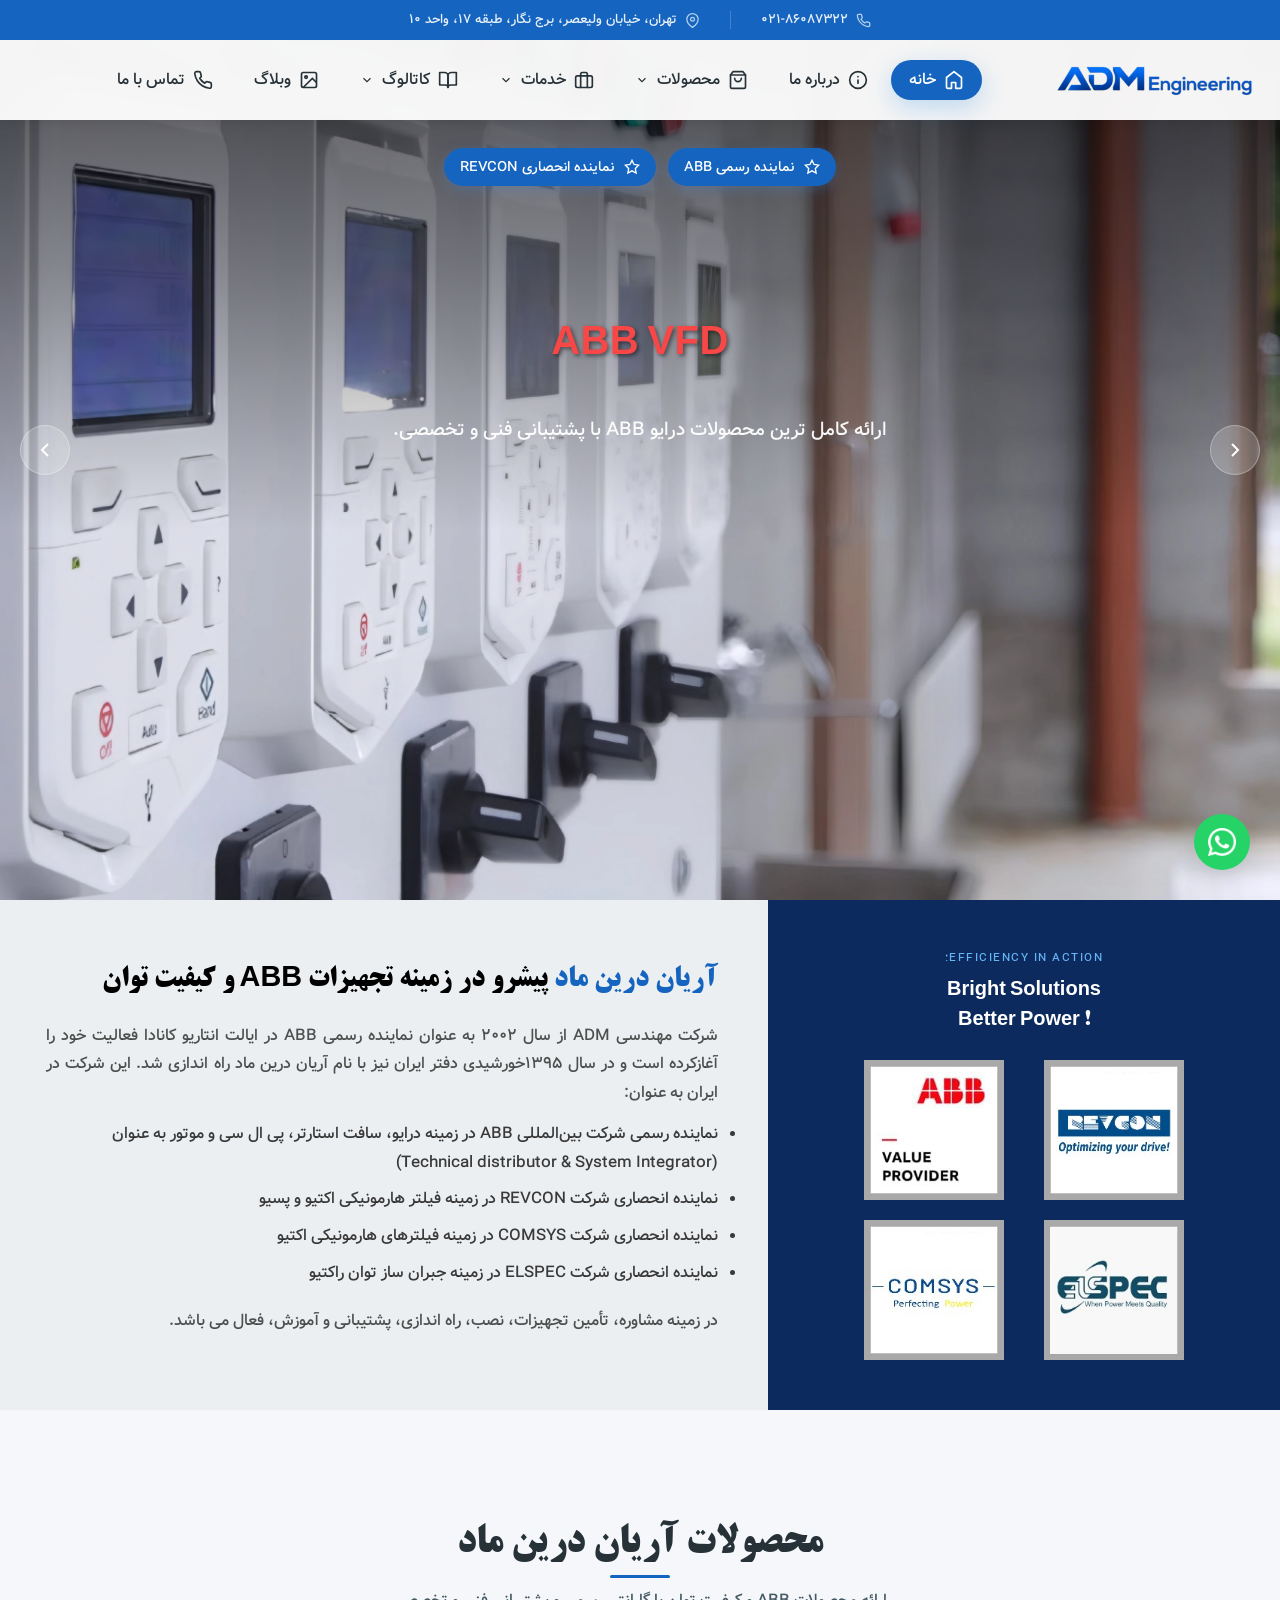
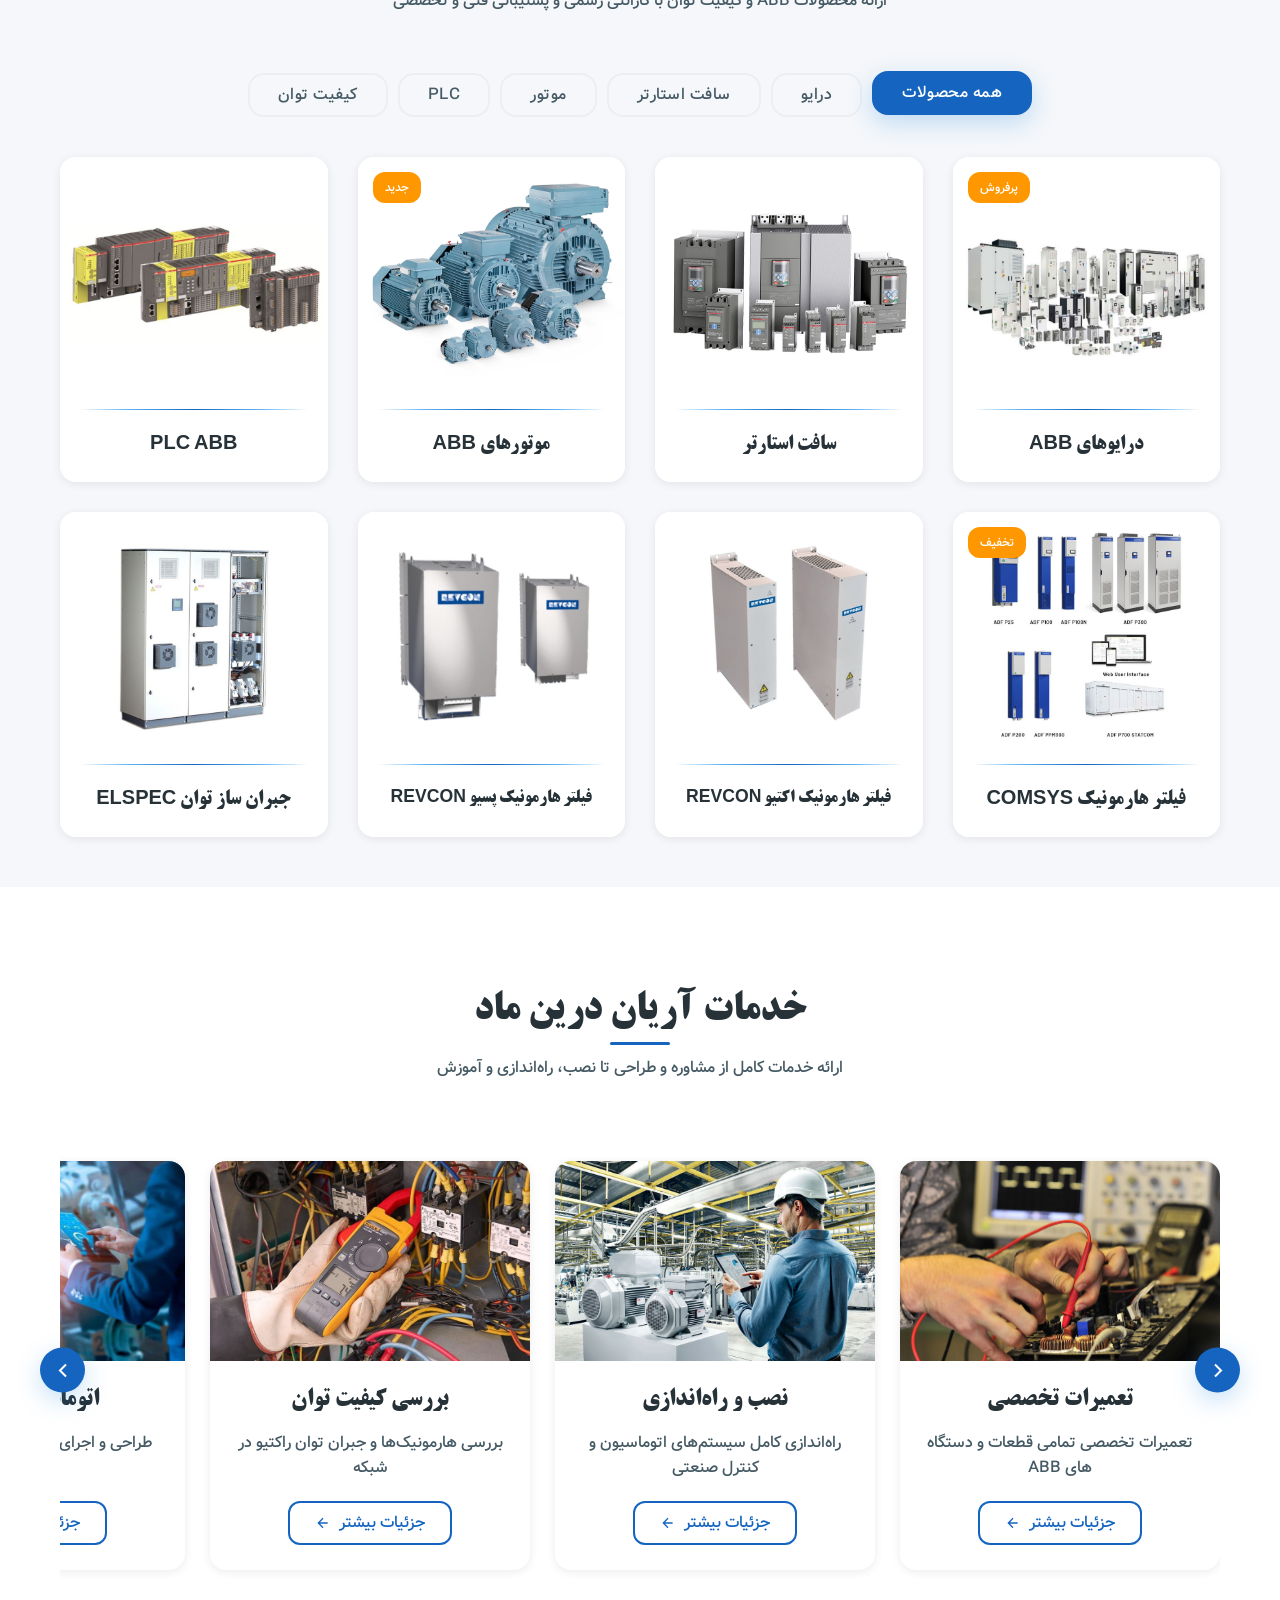
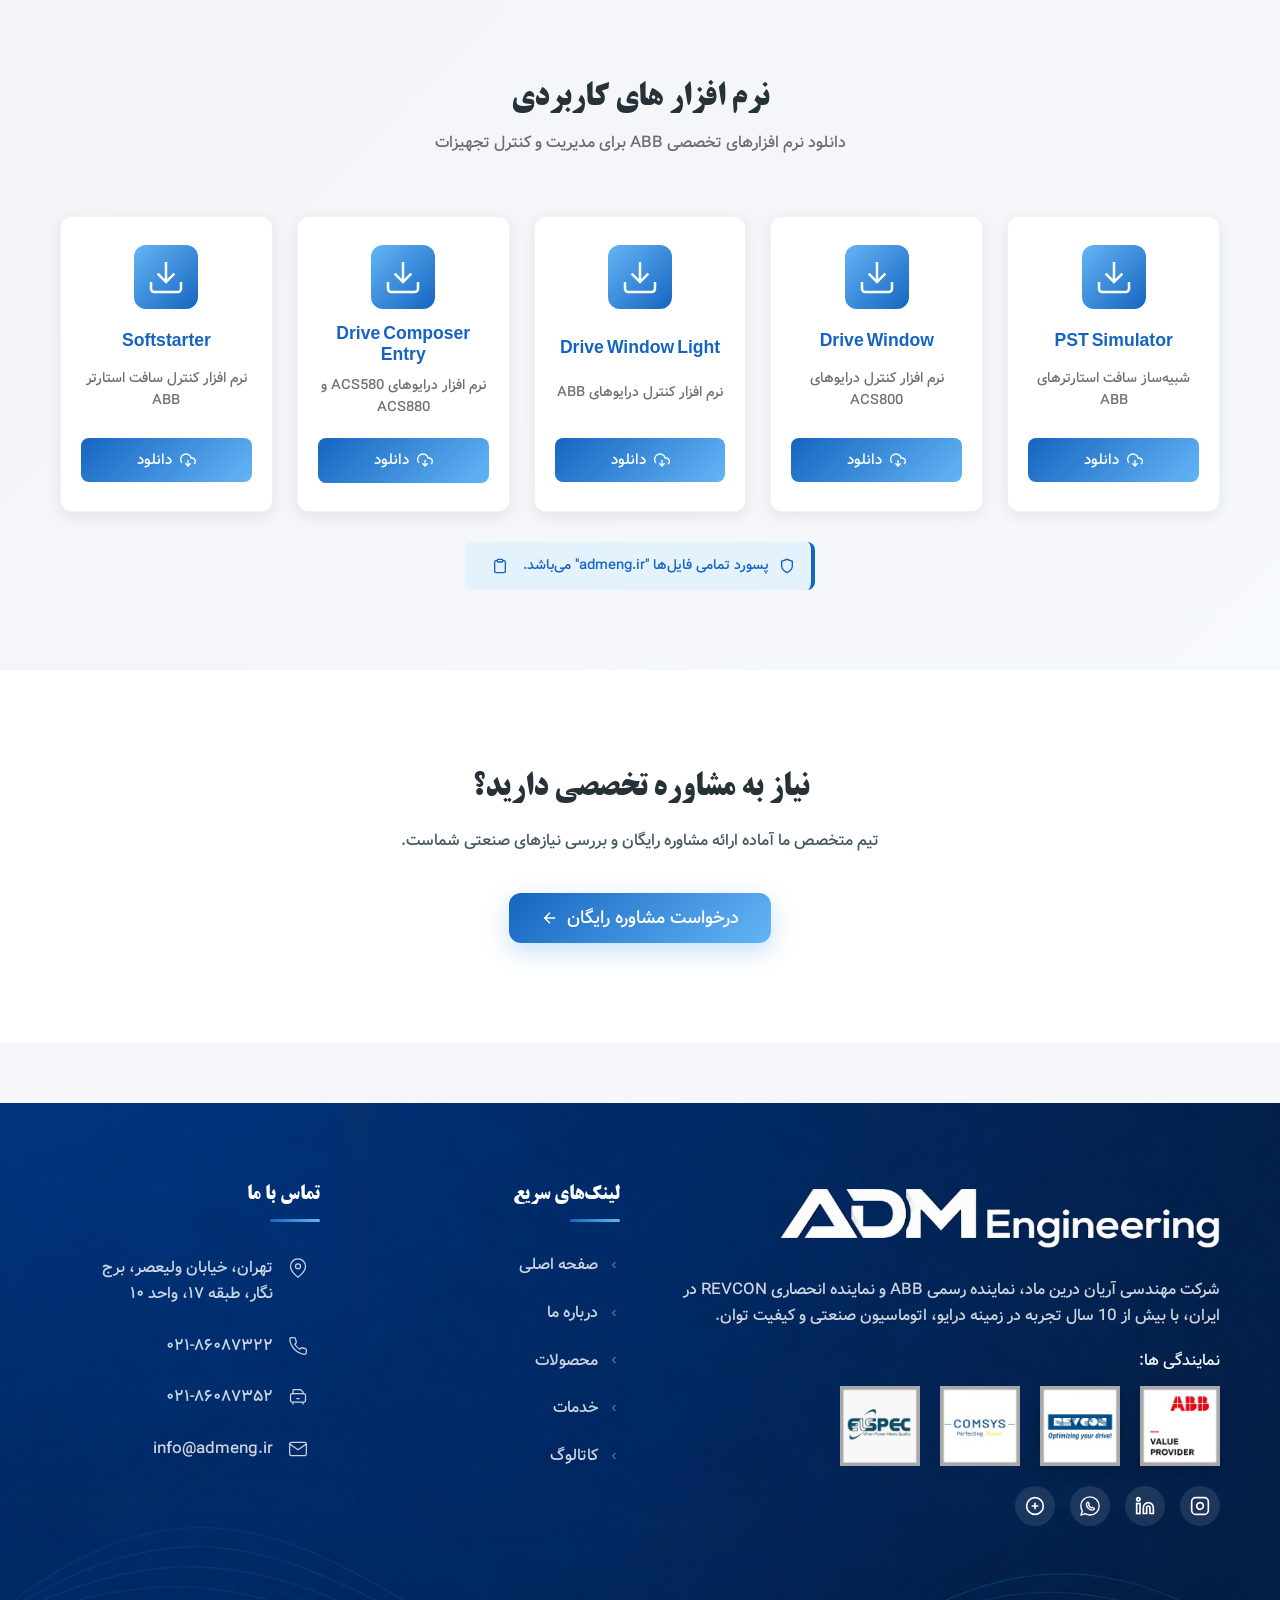
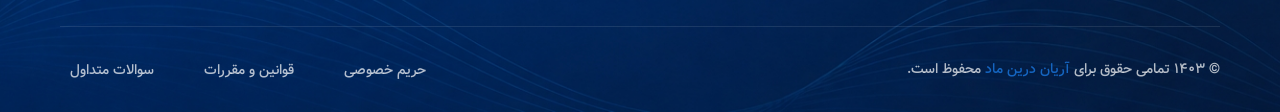
<file: index.html>
<!DOCTYPE html>
<html lang="fa" dir="rtl">

<head>
    <meta charset="UTF-8">
    <meta name="viewport" content="width=device-width, initial-scale=1.0">
    <title>آریان درین ماد | نماینده رسمی ABB در ایران</title>
    <meta name="description"
        content="شرکت مهندسی آریان درین ماد، نماینده رسمی ABB در ایران. ارائه‌دهنده درایو ABB، سافت استارتر، موتور، PLC و خدمات اتوماسیون صنعتی با ۲۰ سال تجربه.">
    <meta name="keywords"
        content="ABB, درایو ABB, سافت استارتر ABB, موتور ABB, PLC ABB, نماینده ABB در ایران, اتوماسیون صنعتی, کیفیت توان, آریان درین ماد">
    <meta name="author" content="آریان درین ماد">
    <meta name="robots" content="index, follow">
    <meta name="googlebot" content="index, follow">

    <!-- Open Graph / Social Media -->
    <meta property="og:title" content="آریان درین ماد | نماینده رسمی ABB در ایران">
    <meta property="og:description" content="شرکت مهندسی آریان درین ماد، ارائه‌دهنده محصولات و خدمات ABB در ایران">
    <meta property="og:type" content="website">
    <meta property="og:url" content="https://admeng.ir/">
    <meta property="og:image" content="https://admeng.ir/assets/og-image.jpg">

    <!-- Twitter Card -->
    <meta name="twitter:card" content="summary_large_image">
    <meta name="twitter:title" content="آریان درین ماد | نماینده رسمی ABB در ایران">
    <meta name="twitter:description" content="شرکت مهندسی آریان درین ماد، ارائه‌دهنده محصولات و خدمات ABB در ایران">

    <!-- Canonical URL -->
    <link rel="canonical" href="https://admeng.ir/">

    <!-- Additional SEO -->
    <meta name="geo.region" content="IR">
    <meta name="geo.placename" content="Tehran">
    <meta name="format-detection" content="telephone=no">

    <link rel="stylesheet" href="css/fonts.css">
    <link rel="stylesheet" href="css/variables.css">
    <link rel="stylesheet" href="css/main.css">
    <link rel="stylesheet" href="css/header.css">
    <link rel="stylesheet" href="css/hero.css">
    <link rel="stylesheet" href="css/slider.css">
    <link rel="stylesheet" href="css/products.css">
    <link rel="stylesheet" href="css/services.css">
    <link rel="stylesheet" href="css/footer.css">
    <link rel="stylesheet" href="css/animations.css">

    <link rel="icon" type="image/x-icon" href="assets/logo/favicon.ico">

    <!-- JSON-LD Structured Data -->
    <script type="application/ld+json">
    {
        "@context": "https://schema.org",
        "@type": "Corporation",
        "name": "آریان درین ماد",
        "alternateName": "ADM Engineering",
        "url": "https://admeng.ir",
        "logo": "https://admeng.ir/assets/logo/logo-header.png",
        "description": "نماینده رسمی ABB در ایران - ارائه‌دهنده راهکارهای اتوماسیون صنعتی",
        "address": {
            "@type": "PostalAddress",
            "streetAddress": "خیابان ولیعصر، برج نگار، طبقه ۱۷، واحد ۱۰",
            "addressLocality": "تهران",
            "addressCountry": "IR"
        },
        "contactPoint": {
            "@type": "ContactPoint",
            "telephone": "+982186087322",
            "contactType": "customer service",
            "availableLanguage": "Persian"
        },
        "sameAs": [
            "https://www.instagram.com/admeng.ir",
            "https://www.linkedin.com/company/admeng"
        ]
    }
    </script>

    <!-- Local Business Schema -->
    <script type="application/ld+json">
    {
        "@context": "https://schema.org",
        "@type": "LocalBusiness",
        "name": "آریان درین ماد",
        "image": "https://admeng.ir/assets/logo/logo-header.png",
        "priceRange": "$$",
        "telephone": "+982186087322",
        "address": {
            "@type": "PostalAddress",
            "streetAddress": "خیابان ولیعصر، برج نگار، طبقه ۱۷، واحد ۱۰",
            "addressLocality": "تهران",
            "addressRegion": "IR",
            "addressCountry": "IR"
        },
        "openingHours": "Su-Th 08:00-17:00",
        "openingHoursSpecification": [
            {
                "@type": "OpeningHoursSpecification",
                "dayOfWeek": "Sunday",
                "opens": "08:00",
                "closes": "17:00"
            },
            {
                "@type": "OpeningHoursSpecification",
                "dayOfWeek": "Monday",
                "opens": "08:00",
                "closes": "17:00"
            },
            {
                "@type": "OpeningHoursSpecification",
                "dayOfWeek": "Tuesday",
                "opens": "08:00",
                "closes": "17:00"
            },
            {
                "@type": "OpeningHoursSpecification",
                "dayOfWeek": "Wednesday",
                "opens": "08:00",
                "closes": "17:00"
            },
            {
                "@type": "OpeningHoursSpecification",
                "dayOfWeek": "Thursday",
                "opens": "08:00",
                "closes": "13:00"
            }
        ]
    }
    </script>
</head>

<body>
    <!-- Preloader -->
    <div class="loading-overlay">
        <div class="loading-spinner"></div>
    </div>

    <!-- Top Bar -->
    <div class="top-bar" id="topBar">
        <div class="top-bar-container">
            <a href="tel:+982186087322" class="top-bar-item">
                <svg viewBox="0 0 24 24" fill="none" stroke="currentColor" stroke-width="2" stroke-linecap="round"
                    stroke-linejoin="round">
                    <path
                        d="M22 16.92v3a2 2 0 0 1-2.18 2 19.8 19.8 0 0 1-8.63-3.07 19.5 19.5 0 0 1-6-6 19.8 19.8 0 0 1-3.07-8.67A2 2 0 0 1 4.11 2h3a2 2 0 0 1 2 1.72c.127.96.362 1.903.7 2.81a2 2 0 0 1-.45 2.11L8.09 9.91a16 16 0 0 0 6 6l1.27-1.27a2 2 0 0 1 2.11-.45c.907.338 1.85.573 2.81.7A2 2 0 0 1 22 16.92z" />
                </svg>
                <span>۰۲۱-۸۶۰۸۷۳۲۲</span>
            </a>
            <div class="top-bar-divider"></div>
            <span class="top-bar-item">
                <svg viewBox="0 0 24 24" fill="none" stroke="currentColor" stroke-width="2" stroke-linecap="round"
                    stroke-linejoin="round">
                    <path d="M21 10c0 7-9 13-9 13s-9-6-9-13a9 9 0 0 1 18 0z" />
                    <circle cx="12" cy="10" r="3" />
                </svg>
                <span>تهران، خیابان ولیعصر، برج نگار، طبقه ۱۷، واحد ۱۰</span>
            </span>
        </div>
    </div>

    <!-- Header -->
    <header class="header-main">
        <div class="container header-container">
            <div class="logo-wrapper">
                <a href="/" class="logo">
                    <img src="assets/logo/logo-header.png" alt="آریان درین ماد" width="200" height="60" loading="eager">
                </a>
            </div>

            <nav class="nav-main">
                <ul class="nav-list">
                    <li class="nav-item">
                        <a href="#home" class="nav-link active">
                            <svg class="nav-icon" width="20" height="20" viewBox="0 0 24 24" fill="none"
                                stroke="currentColor" stroke-width="2" stroke-linecap="round" stroke-linejoin="round">
                                <path d="M3 9l9-7 9 7v11a2 2 0 0 1-2 2h-5v-7H9v7H5a2 2 0 0 1-2-2z" />
                            </svg>
                            <span>خانه</span>
                        </a>
                    </li>
                    <li class="nav-item">
                        <a href="/about" class="nav-link">
                            <svg class="nav-icon" width="20" height="20" viewBox="0 0 24 24" fill="none"
                                stroke="currentColor" stroke-width="2" stroke-linecap="round" stroke-linejoin="round">
                                <circle cx="12" cy="12" r="10" />
                                <path d="M12 16v-4M12 8h.01" />
                            </svg>
                            <span>درباره ما</span>
                        </a>
                    </li>
                    <li class="nav-item nav-item-dropdown">
                        <a href="#" class="nav-link dropdown-toggle">
                            <svg class="nav-icon" width="20" height="20" viewBox="0 0 24 24" fill="none"
                                stroke="currentColor" stroke-width="2" stroke-linecap="round" stroke-linejoin="round">
                                <path d="M6 2L3 6v14a2 2 0 0 0 2 2h14a2 2 0 0 0 2-2V6l-3-4z" />
                                <line x1="3" y1="6" x2="21" y2="6" />
                                <path d="M16 10a4 4 0 0 1-8 0" />
                            </svg>
                            <span>محصولات</span>
                            <svg class="dropdown-arrow" width="14" height="14" viewBox="0 0 24 24" fill="none"
                                stroke="currentColor" stroke-width="2">
                                <path d="M6 9l6 6 6-6" />
                            </svg>
                        </a>
                        <div class="dropdown-menu">
                            <a href="#products" class="dropdown-item">درایو ABB</a>
                            <a href="#products" class="dropdown-item">سافت استارتر ABB</a>
                            <a href="#products" class="dropdown-item">موتور ABB</a>
                            <a href="#products" class="dropdown-item">PLC ABB</a>
                            <a href="#products" class="dropdown-item">کیفیت توان</a>
                        </div>
                    </li>
                    <li class="nav-item nav-item-dropdown">
                        <a href="#" class="nav-link dropdown-toggle">
                            <svg class="nav-icon" width="20" height="20" viewBox="0 0 24 24" fill="none"
                                stroke="currentColor" stroke-width="2" stroke-linecap="round" stroke-linejoin="round">
                                <rect x="2" y="7" width="20" height="14" rx="2" ry="2" />
                                <path d="M16 21V5a2 2 0 0 0-2-2h-4a2 2 0 0 0-2 2v16" />
                            </svg>
                            <span>خدمات</span>
                            <svg class="dropdown-arrow" width="14" height="14" viewBox="0 0 24 24" fill="none"
                                stroke="currentColor" stroke-width="2">
                                <path d="M6 9l6 6 6-6" />
                            </svg>
                        </a>
                        <div class="dropdown-menu">
                            <a href="#services" class="dropdown-item">تعمیرات تخصصی</a>
                            <a href="#services" class="dropdown-item">نصب و راه اندازی</a>
                            <a href="#services" class="dropdown-item">بررسی کیفیت توان</a>
                            <a href="#services" class="dropdown-item">تامین قطعات یدکی</a>
                            <a href="#services" class="dropdown-item">اتوماسیون صنعتی</a>
                            <a href="#services" class="dropdown-item">آموزش تخصصی</a>
                        </div>
                    </li>
                    <li class="nav-item nav-item-dropdown">
                        <a href="#catalog" class="nav-link dropdown-toggle">
                            <svg class="nav-icon" width="20" height="20" viewBox="0 0 24 24" fill="none"
                                stroke="currentColor" stroke-width="2" stroke-linecap="round" stroke-linejoin="round">
                                <path d="M2 3h6a4 4 0 0 1 4 4v14a3 3 0 0 0-3-3H2z" />
                                <path d="M22 3h-6a4 4 0 0 0-4 4v14a3 3 0 0 1 3-3h7z" />
                            </svg>
                            <span>کاتالوگ</span>
                            <svg class="dropdown-arrow" width="14" height="14" viewBox="0 0 24 24" fill="none"
                                stroke="currentColor" stroke-width="2">
                                <path d="M6 9l6 6 6-6" />
                            </svg>
                        </a>
                        <div class="dropdown-menu">
                            <a href="#catalog-acs" class="dropdown-item">کاتالوگ محصولات درایو</a>
                            <a href="#catalog-plc" class="dropdown-item">کاتالوگ محصولات PLC</a>
                            <a href="#catalog-softstarter" class="dropdown-item">کاتالوگ محصولات موتور ABB</a>
                            <a href="#catalog-abb-motors" class="dropdown-item">کاتالوگ محصولات کیفیت توان</a>
                            <a href="#catalog-revcon" class="dropdown-item">کاتالوگ محصولات سافت استارتر</a>
                        </div>
                    </li>
                    <li class="nav-item">
                        <a href="/gallery" class="nav-link">
                            <svg class="nav-icon" viewBox="0 0 24 24" fill="none" stroke="currentColor"
                                stroke-width="2">
                                <rect x="3" y="3" width="18" height="18" rx="2" />
                                <circle cx="8.5" cy="8.5" r="1.5" />
                                <polyline points="21 15 16 10 5 21" />
                            </svg>
                            <span>وبلاگ</span>
                        </a>
                    </li>
                    <li class="nav-item">
                        <a href="/contact" class="nav-link">
                            <svg class="nav-icon" width="20" height="20" viewBox="0 0 24 24" fill="none"
                                stroke="currentColor" stroke-width="2" stroke-linecap="round" stroke-linejoin="round">
                                <path
                                    d="M22 16.92v3a2 2 0 0 1-2.18 2 19.8 19.8 0 0 1-8.63-3.07 19.5 19.5 0 0 1-6-6 19.8 19.8 0 0 1-3.07-8.67A2 2 0 0 1 4.11 2h3a2 2 0 0 1 2 1.72c.127.96.362 1.903.7 2.81a2 2 0 0 1-.45 2.11L8.09 9.91a16 16 0 0 0 6 6l1.27-1.27a2 2 0 0 1 2.11-.45c.907.338 1.85.573 2.81.7A2 2 0 0 1 22 16.92z" />
                            </svg>
                            <span>تماس با ما</span>
                        </a>
                    </li>
                </ul>
            </nav>

            <div class="header-actions">

            </div>

            <button class="mobile-toggle">
                <span></span>
                <span></span>
                <span></span>
            </button>
        </div>
    </header>

    <!-- Hero Section -->
    <section id="home" class="hero-section">
        <div class="hero-bg">
            <div class="bg-pattern"></div>
            <div class="floating-element floating-1"></div>
            <div class="floating-element floating-2"></div>
            <div class="floating-element floating-3"></div>
        </div>

        <div class="hero-image">
            <div class="hero-slider">
                <div class="slider-container">

                    <div class="slides-wrapper">

                        <!-- Slide 1 -->
                        <div class="slide slide-1 active">
                            <img src="assets/slider/slider-1.webp" alt="درایوهای ABB" class="slide-image"
                                loading="eager">

                            <div class="slide-content">

                                <div class="hero-badges">
                                    <span class="hero-badge">
                                        <svg width="16" height="16" viewBox="0 0 24 24" fill="none" stroke="currentColor" stroke-width="2">
                                            <polygon points="12 2 15.09 8.26 22 9.27 17 14.14 18.18 21.02 12 17.77 5.82 21.02 7 14.14 2 9.27 8.91 8.26 12 2" />
                                        </svg>
                                        نماینده رسمی ABB
                                    </span>
                                    <span class="hero-badge revcon">
                                        <svg width="16" height="16" viewBox="0 0 24 24" fill="none" stroke="currentColor" stroke-width="2">
                                            <polygon points="12 2 15.09 8.26 22 9.27 17 14.14 18.18 21.02 12 17.77 5.82 21.02 7 14.14 2 9.27 8.91 8.26 12 2" />
                                        </svg>
                                        نماینده انحصاری REVCON
                                    </span>
                                </div>

                                <div class="slide-panel">
                                    <h2 class="slide-title">ABB VFD</h2>
                                    <p class="slide-description">ارائه کامل ترین محصولات درایو ABB با پشتیبانی فنی و تخصصی.</p>
                                </div>

                            </div>
                        </div>

                        <!-- Slide 2 -->
                        <div class="slide slide-2">
                            <img src="assets/slider/slider-2.webp" alt="اتوماسیون صنعتی" class="slide-image"
                                loading="lazy">

                            <div class="slide-content">

                                <div class="hero-badges">
                                    <span class="hero-badge">
                                        <svg width="16" height="16" viewBox="0 0 24 24" fill="none" stroke="currentColor" stroke-width="2">
                                            <polygon points="12 2 15.09 8.26 22 9.27 17 14.14 18.18 21.02 12 17.77 5.82 21.02 7 14.14 2 9.27 8.91 8.26 12 2" />
                                        </svg>
                                        نماینده رسمی ABB
                                    </span>
                                    <span class="hero-badge revcon">
                                        <svg width="16" height="16" viewBox="0 0 24 24" fill="none" stroke="currentColor" stroke-width="2">
                                            <polygon points="12 2 15.09 8.26 22 9.27 17 14.14 18.18 21.02 12 17.77 5.82 21.02 7 14.14 2 9.27 8.91 8.26 12 2" />
                                        </svg>
                                        نماینده انحصاری REVCON
                                    </span>
                                </div>

                                <div class="slide-panel">
                                    <h2 class="slide-title">ABB Motor</h2>
                                    <p class="slide-description">تأمین، نصب و راه اندازی الکتروموتورهای DC و AC.</p>
                                </div>

                            </div>
                        </div>

                        <!-- Slide 3 -->
                        <div class="slide slide-3">
                            <img src="assets/slider/slider-3.webp" alt="کیفیت توان" class="slide-image" loading="lazy">

                            <div class="slide-content">

                                <div class="hero-badges">
                                    <span class="hero-badge">
                                        <svg width="16" height="16" viewBox="0 0 24 24" fill="none" stroke="currentColor" stroke-width="2">
                                            <polygon points="12 2 15.09 8.26 22 9.27 17 14.14 18.18 21.02 12 17.77 5.82 21.02 7 14.14 2 9.27 8.91 8.26 12 2" />
                                        </svg>
                                        نماینده رسمی ABB
                                    </span>
                                    <span class="hero-badge revcon">
                                        <svg width="16" height="16" viewBox="0 0 24 24" fill="none" stroke="currentColor" stroke-width="2">
                                            <polygon points="12 2 15.09 8.26 22 9.27 17 14.14 18.18 21.02 12 17.77 5.82 21.02 7 14.14 2 9.27 8.91 8.26 12 2" />
                                        </svg>
                                        نماینده انحصاری REVCON
                                    </span>
                                </div>

                                <div class="slide-panel">
                                    <h2 class="slide-title">Power Quality</h2>
                                    <p class="slide-description">ارائه راهکارهای اکتیو و پسیو جهت بهبود کیفیت توان.</p>
                                </div>

                            </div>
                        </div>

                        <!-- Slide 4 -->
                        <div class="slide slide-4">
                            <img src="assets/slider/slider-4.webp" alt="پشتیبانی فنی" class="slide-image" loading="lazy">

                            <div class="slide-content">

                                <div class="hero-badges">
                                    <span class="hero-badge">
                                        <svg width="16" height="16" viewBox="0 0 24 24" fill="none" stroke="currentColor" stroke-width="2">
                                            <polygon points="12 2 15.09 8.26 22 9.27 17 14.14 18.18 21.02 12 17.77 5.82 21.02 7 14.14 2 9.27 8.91 8.26 12 2" />
                                        </svg>
                                        نماینده رسمی ABB
                                    </span>
                                    <span class="hero-badge revcon">
                                        <svg width="16" height="16" viewBox="0 0 24 24" fill="none" stroke="currentColor" stroke-width="2">
                                            <polygon points="12 2 15.09 8.26 22 9.27 17 14.14 18.18 21.02 12 17.77 5.82 21.02 7 14.14 2 9.27 8.91 8.26 12 2" />
                                        </svg>
                                        نماینده انحصاری REVCON
                                    </span>
                                </div>

                                <div class="slide-panel">
                                    <h2 class="slide-title">ABB Automation</h2>
                                    <p class="slide-description">طراحی و پیاده سازی سیستم اتوماسیون پیشرفته با تمرکز بر پایداری شبکه.</p>
                                </div>

                            </div>
                        </div>

                    </div>

                    <button class="slider-btn slider-prev" aria-label="اسلاید قبلی">
                        <svg width="24" height="24" viewBox="0 0 24 24" fill="none" stroke="currentColor"
                            stroke-width="2">
                            <path d="M9 18l6-6-6-6" />
                        </svg>
                    </button>

                    <button class="slider-btn slider-next" aria-label="اسلاید بعدی">
                        <svg width="24" height="24" viewBox="0 0 24 24" fill="none" stroke="currentColor"
                            stroke-width="2">
                            <path d="M15 18l-6-6 6-6" />
                        </svg>
                    </button>

                </div>
            </div>
        </div>

        <!-- <a href="#adm-competency" class="scroll-down">
            <span></span>
        </a> -->
    </section>
    <!-- ADM Competency Section -->
    <section id="adm-competency" class="adm-competency-section">
        <div class="adm-competency-inner">

            <div class="adm-left-col">
                <div class="adm-sustain-badge">
                    <span class="sustain-label">EFFICIENCY IN ACTION:</span>
                    <div class="sustain-title">Bright Solutions<br>! Better Power</div>
                </div>
                <div class="adm-cert-grid">
                    <div class="adm-cert-card" style="padding-right: 50px;">
                        <img src="assets/certificate/adm-cert-4.jpg" alt="ADM Certificate 1">
                    </div>
                    <div class="adm-cert-card" style="padding-left: 50px;">
                        <img src="assets/certificate/adm-cert-1.jpg" alt="ADM Certificate 2">
                    </div>
                    <div class="adm-cert-card" style="padding-right: 50px;">
                        <img src="assets/certificate/adm-cert-2.jpg" alt="ADM Certificate 3">
                    </div>
                    <div class="adm-cert-card" style="padding-left: 50px;">
                        <img src="assets/certificate/adm-cert-3.jpg" alt="ADM Certificate 4">
                    </div>
                </div>
            </div>

            <div class="adm-right-col">
                <div class="adm-right-content">
                    <h3 class="adm-competency-title"><span class="adm-brand-text">آریان درین ماد</span> پیشرو در
                       زمینه تجهیزات ABB و کیفیت توان</h3>
                    <p>
                        شرکت مهندسی ADM از سال ۲۰۰۲ به عنوان نماینده رسمی ABB در ایالت انتاریو کانادا فعالیت خود را
                        آغازکرده است و در سال ۱۳۹۵خورشیدی دفتر ایران نیز با نام آریان درین ماد راه اندازی شد. این شرکت
                        در ایران به عنوان:
                    </p>

                    <ul class="adm-list">
                        <li>نماینده رسمی شرکت بین‌المللی ABB در زمینه درایو، سافت استارتر، پی ال سی و موتور به عنوان
                            <strong>(Technical distributor &amp; System Integrator)</strong>
                        </li>
                        <li>نماینده انحصاری شرکت REVCON در زمینه فیلتر هارمونیکی اکتیو و پسیو</li>
                        <li>نماینده انحصاری شرکت COMSYS در زمینه فیلترهای هارمونیکی اکتیو</li>
                        <li>نماینده انحصاری شرکت ELSPEC در زمینه جبران ساز توان راکتیو</li>
                    </ul>

                    <p>
                        در زمینه مشاوره، تأمین تجهیزات، نصب، راه اندازی، پشتیبانی و آموزش، فعال می باشد.
                    </p>
                </div>
            </div>

        </div>
    </section>

    <!-- Products Section -->
    <section id="products" class="products-section">
        <div class="container">
            <div class="section-header">
                <h2 class="section-title">محصولات آریان درین ماد</h2>
                <p class="section-description">
                   ارائه محصولات ABB و کیفیت توان با گارانتی رسمی و پشتیبانی فنی و تخصصی
                </p>
            </div>

            <div class="products-filter">
                <button class="filter-btn active" data-filter="all">همه محصولات</button>
                <button class="filter-btn" data-filter="drive">درایو</button>
                <button class="filter-btn" data-filter="starter">سافت استارتر</button>
                <button class="filter-btn" data-filter="motor">موتور</button>
                <button class="filter-btn" data-filter="plc">PLC</button>
                <button class="filter-btn" data-filter="quality">کیفیت توان</button>
            </div>

            <div class="products-grid">
                <div class="product-card reveal" data-category="drive">
                    <span class="product-badge">پرفروش</span>
                    <div class="product-image">
                        <img src="assets/products/drive-abb.jpg" alt="درایو ABB" class="product-img" loading="lazy">
                        <div class="product-overlay">
                            <button class="quick-view-btn">
                                <svg width="18" height="18" viewBox="0 0 24 24" fill="none" stroke="currentColor"
                                    stroke-width="2" style="vertical-align: middle;">
                                    <path d="M1 12s4-8 11-8 11 8 11 8-4 8-11 8-11-8-11-8z" />
                                    <circle cx="12" cy="12" r="3" />
                                </svg>
                                مشاهده سریع
                            </button>
                        </div>
                    </div>
                    <div class="product-content">
                        <!-- <span class="product-category">درایو ABB</span> -->
                        <h3 class="product-title"><a href="#">درایوهای ABB</a></h3>
                        <p class="product-description">درایو سرعت متغیر همه‌کاره برای کاربردهای صنعتی</p>
                        <div class="product-footer">
                            <a href="#products" class="btn-details" data-target="drive">
                                <span>مشاهده جزئیات</span>
                                <svg width="16" height="16" viewBox="0 0 24 24" fill="none" stroke="currentColor"
                                    stroke-width="2">
                                    <path d="M19 12H5M12 5l-7 7 7 7" />
                                </svg>
                            </a>
                        </div>
                    </div>
                </div>

                <div class="product-card reveal" data-category="starter">
                    <div class="product-image">
                        <img src="assets/products/soft-starter-abb.jpg" alt="سافت استارتر ABB" class="product-img"
                            loading="lazy">
                        <div class="product-overlay">
                            <button class="quick-view-btn">
                                <svg width="18" height="18" viewBox="0 0 24 24" fill="none" stroke="currentColor"
                                    stroke-width="2" style="vertical-align: middle;">
                                    <path d="M1 12s4-8 11-8 11 8 11 8-4 8-11 8-11-8-11-8z" />
                                    <circle cx="12" cy="12" r="3" />
                                </svg>
                                مشاهده سریع
                            </button>
                        </div>
                    </div>
                    <div class="product-content">
                        <!-- <span class="product-category">سافت استارتر</span> -->
                        <h3 class="product-title"><a href="#">سافت استارتر</a></h3>
                        <p class="product-description">راه‌اندازی نرم موتورهای الکتریکی با حفاظت کامل و کنترل دقیق
                            گشتاور</p>
                        <div class="product-footer">
                            <a href="#products" class="btn-details" data-target="starter">
                                <span>مشاهده جزئیات</span>
                                <svg width="16" height="16" viewBox="0 0 24 24" fill="none" stroke="currentColor"
                                    stroke-width="2">
                                    <path d="M19 12H5M12 5l-7 7 7 7" />
                                </svg>
                            </a>
                        </div>
                    </div>
                </div>

                <div class="product-card reveal" data-category="motor">
                    <span class="product-badge">جدید</span>
                    <div class="product-image">
                        <img src="assets/products/engine-abb.jpg" alt="موتور ABB" class="product-img" loading="lazy">
                        <div class="product-overlay">
                            <button class="quick-view-btn">
                                <svg width="18" height="18" viewBox="0 0 24 24" fill="none" stroke="currentColor"
                                    stroke-width="2" style="vertical-align: middle;">
                                    <path d="M1 12s4-8 11-8 11 8 11 8-4 8-11 8-11-8-11-8z" />
                                    <circle cx="12" cy="12" r="3" />
                                </svg>
                                مشاهده سریع
                            </button>
                        </div>
                    </div>
                    <div class="product-content">
                        <!-- <span class="product-category">موتور ABB</span> -->
                        <h3 class="product-title"><a href="#">موتورهای ABB</a></h3>
                        <p class="product-description">موتورهای کم‌مصرف با راندمان بالا برای کاربردهای صنعتی سنگین</p>
                        <div class="product-footer">
                            <a href="#products" class="btn-details" data-target="motor">
                                <span>مشاهده جزئیات</span>
                                <svg width="16" height="16" viewBox="0 0 24 24" fill="none" stroke="currentColor"
                                    stroke-width="2">
                                    <path d="M19 12H5M12 5l-7 7 7 7" />
                                </svg>
                            </a>
                        </div>
                    </div>
                </div>

                <div class="product-card reveal" data-category="plc">
                    <div class="product-image">
                        <img src="assets/products/plc-abb.jpg" alt="PLC ABB" class="product-img" loading="lazy">
                        <div class="product-overlay">
                            <button class="quick-view-btn">
                                <svg width="18" height="18" viewBox="0 0 24 24" fill="none" stroke="currentColor"
                                    stroke-width="2" style="vertical-align: middle;">
                                    <path d="M1 12s4-8 11-8 11 8 11 8-4 8-11 8-11-8-11-8z" />
                                    <circle cx="12" cy="12" r="3" />
                                </svg>
                                مشاهده سریع
                            </button>
                        </div>
                    </div>
                    <div class="product-content">
                        <!-- <span class="product-category">PLC ABB</span> -->
                        <h3 class="product-title"><a href="#">PLC ABB</a></h3>
                        <p class="product-description">کنترلر منطقی برنامه‌پذیر با قابلیت اطمینان بالا برای اتوماسیون
                            صنعتی</p>
                        <div class="product-footer">
                            <a href="#products" class="btn-details" data-target="plc">
                                <span>مشاهده جزئیات</span>
                                <svg width="16" height="16" viewBox="0 0 24 24" fill="none" stroke="currentColor"
                                    stroke-width="2">
                                    <path d="M19 12H5M12 5l-7 7 7 7" />
                                </svg>
                            </a>
                        </div>
                    </div>
                </div>

                <!-- Window-only product cards -->
                <div class="product-card reveal" data-category="drive" data-window-card="true">
                    <div class="product-image">
                        <img src="assets/products/windows/drive/ACS580 Drive.jpg" alt="ABB ACS580 Drive" class="product-img" loading="lazy">
                        <div class="product-overlay">
                            <button class="quick-view-btn">
                                <svg width="18" height="18" viewBox="0 0 24 24" fill="none" stroke="currentColor"
                                    stroke-width="2" style="vertical-align: middle;">
                                    <path d="M1 12s4-8 11-8 11 8 11 8-4 8-11 8-11-8-11-8z" />
                                    <circle cx="12" cy="12" r="3" />
                                </svg>
                                مشاهده سریع
                            </button>
                        </div>
                    </div>
                    <div class="product-content">
                        <h3 class="product-title"><a href="#">ABB ACS580</a></h3>
                        <p class="product-description">درایو ABB سری ACS580 برای انواع کاربردهای صنعتی</p>
                        <div class="product-footer">
                            <a href="#" class="btn-details">
                                <span>مشاهده جزئیات</span>
                                <svg width="16" height="16" viewBox="0 0 24 24" fill="none" stroke="currentColor"
                                    stroke-width="2">
                                    <path d="M19 12H5M12 5l-7 7 7 7" />
                                </svg>
                            </a>
                        </div>
                    </div>
                </div>

                <div class="product-card reveal" data-category="drive" data-window-card="true">
                    <div class="product-image">
                        <img src="assets/products/windows/drive/ACS880 Drive.jpg" alt="ABB ACS880 Drive" class="product-img" loading="lazy">
                        <div class="product-overlay">
                            <button class="quick-view-btn">
                                <svg width="18" height="18" viewBox="0 0 24 24" fill="none" stroke="currentColor"
                                    stroke-width="2" style="vertical-align: middle;">
                                    <path d="M1 12s4-8 11-8 11 8 11 8-4 8-11 8-11-8-11-8z" />
                                    <circle cx="12" cy="12" r="3" />
                                </svg>
                                مشاهده سریع
                            </button>
                        </div>
                    </div>
                    <div class="product-content">
                        <h3 class="product-title"><a href="#">ABB ACS880</a></h3>
                        <p class="product-description">درایو ABB سری ACS880 با کنترل پیشرفته برای بارهای سنگین</p>
                        <div class="product-footer">
                            <a href="#" class="btn-details">
                                <span>مشاهده جزئیات</span>
                                <svg width="16" height="16" viewBox="0 0 24 24" fill="none" stroke="currentColor"
                                    stroke-width="2">
                                    <path d="M19 12H5M12 5l-7 7 7 7" />
                                </svg>
                            </a>
                        </div>
                    </div>
                </div>

                <div class="product-card reveal" data-category="drive" data-window-card="true">
                    <div class="product-image">
                        <img src="assets/products/windows/drive/Machinery Drive.jpg" alt="Machinery Drive" class="product-img" loading="lazy">
                        <div class="product-overlay">
                            <button class="quick-view-btn">
                                <svg width="18" height="18" viewBox="0 0 24 24" fill="none" stroke="currentColor"
                                    stroke-width="2" style="vertical-align: middle;">
                                    <path d="M1 12s4-8 11-8 11 8 11 8-4 8-11 8-11-8-11-8z" />
                                    <circle cx="12" cy="12" r="3" />
                                </svg>
                                مشاهده سریع
                            </button>
                        </div>
                    </div>
                    <div class="product-content">
                        <h3 class="product-title"><a href="#">Machinery Drive</a></h3>
                        <p class="product-description">درایوهای کوچک برای ماشین‌آلات صنعتی با قابلیت اطمینان بالا</p>
                        <div class="product-footer">
                            <a href="#" class="btn-details">
                                <span>مشاهده جزئیات</span>
                                <svg width="16" height="16" viewBox="0 0 24 24" fill="none" stroke="currentColor"
                                    stroke-width="2">
                                    <path d="M19 12H5M12 5l-7 7 7 7" />
                                </svg>
                            </a>
                        </div>
                    </div>
                </div>

                <div class="product-card reveal" data-category="drive" data-window-card="true">
                    <div class="product-image">
                        <img src="assets/products/windows/drive/Chopper and brake resistor.jpg" alt="چوپر ABB" class="product-img" loading="lazy">
                        <div class="product-overlay">
                            <button class="quick-view-btn">
                                <svg width="18" height="18" viewBox="0 0 24 24" fill="none" stroke="currentColor"
                                    stroke-width="2" style="vertical-align: middle;">
                                    <path d="M1 12s4-8 11-8 11 8 11 8-4 8-11 8-11-8-11-8z" />
                                    <circle cx="12" cy="12" r="3" />
                                </svg>
                                مشاهده سریع
                            </button>
                        </div>
                    </div>
                    <div class="product-content">
                        <h3 class="product-title" style="font-size: 18px;"><a href="#">Chopper and brake resistor</a></h3>
                        <p class="product-description">آپشن های لازم برای کنترل سرعت و حفاظت از موتورها در کاربردهای خاص</p>
                        <div class="product-footer">
                            <a href="#" class="btn-details">
                                <span>مشاهده جزئیات</span>
                                <svg width="16" height="16" viewBox="0 0 24 24" fill="none" stroke="currentColor"
                                    stroke-width="2">
                                    <path d="M19 12H5M12 5l-7 7 7 7" />
                                </svg>
                            </a>
                        </div>
                    </div>
                </div>

                <div class="product-card reveal" data-category="motor" data-window-card="true">
                    <div class="product-image">
                        <img src="assets/products/windows/motor/M2BAX Motor.jpg" alt="M2BAX Motor" class="product-img" loading="lazy">
                        <div class="product-overlay">
                            <button class="quick-view-btn">
                                <svg width="18" height="18" viewBox="0 0 24 24" fill="none" stroke="currentColor"
                                    stroke-width="2" style="vertical-align: middle;">
                                    <path d="M1 12s4-8 11-8 11 8 11 8-4 8-11 8-11-8-11-8z" />
                                    <circle cx="12" cy="12" r="3" />
                                </svg>
                                مشاهده سریع
                            </button>
                        </div>
                    </div>
                    <div class="product-content">
                        <h3 class="product-title"><a href="#">ABB M2BAX</a></h3>
                        <p class="product-description">موتور ABB با بازده بالا و مناسب برای سیستم‌های صنعتی کوچک و متوسط</p>
                        <div class="product-footer">
                            <a href="#" class="btn-details">
                                <span>مشاهده جزئیات</span>
                                <svg width="16" height="16" viewBox="0 0 24 24" fill="none" stroke="currentColor"
                                    stroke-width="2">
                                    <path d="M19 12H5M12 5l-7 7 7 7" />
                                </svg>
                            </a>
                        </div>
                    </div>
                </div>

                <div class="product-card reveal" data-category="motor" data-window-card="true">
                    <div class="product-image">
                        <img src="assets/products/windows/motor/M3BP Motor.jpg" alt="M3BP Motor" class="product-img" loading="lazy">
                        <div class="product-overlay">
                            <button class="quick-view-btn">
                                <svg width="18" height="18" viewBox="0 0 24 24" fill="none" stroke="currentColor"
                                    stroke-width="2" style="vertical-align: middle;">
                                    <path d="M1 12s4-8 11-8 11 8 11 8-4 8-11 8-11-8-11-8z" />
                                    <circle cx="12" cy="12" r="3" />
                                </svg>
                                مشاهده سریع
                            </button>
                        </div>
                    </div>
                    <div class="product-content">
                        <h3 class="product-title"><a href="#">ABB M3BP</a></h3>
                        <p class="product-description">موتور ABB برای کاربردهای صنعتی سنگین با ویژگی‌های پیشرفته و دوام بالا</p>
                        <div class="product-footer">
                            <a href="#" class="btn-details">
                                <span>مشاهده جزئیات</span>
                                <svg width="16" height="16" viewBox="0 0 24 24" fill="none" stroke="currentColor"
                                    stroke-width="2">
                                    <path d="M19 12H5M12 5l-7 7 7 7" />
                                </svg>
                            </a>
                        </div>
                    </div>
                </div>

                <div class="product-card reveal" data-category="plc" data-window-card="true">
                    <div class="product-image">
                        <img src="assets/products/windows/plc/PLC AC500.jpg" alt="PLC ABB AC500" class="product-img" loading="lazy">
                        <div class="product-overlay">
                            <button class="quick-view-btn">
                                <svg width="18" height="18" viewBox="0 0 24 24" fill="none" stroke="currentColor"
                                    stroke-width="2" style="vertical-align: middle;">
                                    <path d="M1 12s4-8 11-8 11 8 11 8-4 8-11 8-11-8-11-8z" />
                                    <circle cx="12" cy="12" r="3" />
                                </svg>
                                مشاهده سریع
                            </button>
                        </div>
                    </div>
                    <div class="product-content">
                        <h3 class="product-title"><a href="#">PLC ABB AC500</a></h3>
                        <p class="product-description"> PLC ABB سری 500 با پشتیبانی از شبکه‌های مختلف برای سیستم های کوچک و متوسط</p>
                        <div class="product-footer">
                            <a href="#" class="btn-details">
                                <span>مشاهده جزئیات</span>
                                <svg width="16" height="16" viewBox="0 0 24 24" fill="none" stroke="currentColor"
                                    stroke-width="2">
                                    <path d="M19 12H5M12 5l-7 7 7 7" />
                                </svg>
                            </a>
                        </div>
                    </div>
                </div>

                <div class="product-card reveal" data-category="plc" data-window-card="true">
                    <div class="product-image">
                        <img src="assets/products/windows/plc/PLC AC800.jpg" alt="PLC ABB 800" class="product-img" loading="lazy">
                        <div class="product-overlay">
                            <button class="quick-view-btn">
                                <svg width="18" height="18" viewBox="0 0 24 24" fill="none" stroke="currentColor"
                                    stroke-width="2" style="vertical-align: middle;">
                                    <path d="M1 12s4-8 11-8 11 8 11 8-4 8-11 8-11-8-11-8z" />
                                    <circle cx="12" cy="12" r="3" />
                                </svg>
                                مشاهده سریع
                            </button>
                        </div>
                    </div>
                    <div class="product-content">
                        <h3 class="product-title"><a href="#">PLC ABB AC800</a></h3>
                        <p class="product-description">PLC ABB سری 800 برای کنترل پیچیده سیستم های اتوماسیون بزرگ و DCS با قابلیت اطمینان بالا</p>
                        <div class="product-footer">
                            <a href="#" class="btn-details">
                                <span>مشاهده جزئیات</span>
                                <svg width="16" height="16" viewBox="0 0 24 24" fill="none" stroke="currentColor"
                                    stroke-width="2">
                                    <path d="M19 12H5M12 5l-7 7 7 7" />
                                </svg>
                            </a>
                        </div>
                    </div>
                </div>

                <div class="product-card reveal" data-category="starter" data-window-card="true">
                    <div class="product-image">
                        <img src="assets/products/windows/soft-starter/pse.png" alt="سافت استارتر PSE" class="product-img" loading="lazy">
                        <div class="product-overlay">
                            <button class="quick-view-btn">
                                <svg width="18" height="18" viewBox="0 0 24 24" fill="none" stroke="currentColor"
                                    stroke-width="2" style="vertical-align: middle;">
                                    <path d="M1 12s4-8 11-8 11 8 11 8-4 8-11 8-11-8-11-8z" />
                                    <circle cx="12" cy="12" r="3" />
                                </svg>
                                مشاهده سریع
                            </button>
                        </div>
                    </div>
                    <div class="product-content">
                        <h3 class="product-title"><a href="#">سافت استارتر PSE</a></h3>
                        <p class="product-description">سافت استارتر PSE برای راه‌اندازی نرم موتورهای صنعتی.</p>
                        <div class="product-footer">
                            <a href="#" class="btn-details">
                                <span>مشاهده جزئیات</span>
                                <svg width="16" height="16" viewBox="0 0 24 24" fill="none" stroke="currentColor"
                                    stroke-width="2">
                                    <path d="M19 12H5M12 5l-7 7 7 7" />
                                </svg>
                            </a>
                        </div>
                    </div>
                </div>

                <div class="product-card reveal" data-category="starter" data-window-card="true">
                    <div class="product-image">
                        <img src="assets/products/windows/soft-starter/psr.jpeg" alt="سافت استارتر PSR" class="product-img" loading="lazy">
                        <div class="product-overlay">
                            <button class="quick-view-btn">
                                <svg width="18" height="18" viewBox="0 0 24 24" fill="none" stroke="currentColor"
                                    stroke-width="2" style="vertical-align: middle;">
                                    <path d="M1 12s4-8 11-8 11 8 11 8-4 8-11 8-11-8-11-8z" />
                                    <circle cx="12" cy="12" r="3" />
                                </svg>
                                مشاهده سریع
                            </button>
                        </div>
                    </div>
                    <div class="product-content">
                        <h3 class="product-title"><a href="#">سافت استارتر PSR</a></h3>
                        <p class="product-description">سافت استارتر PSR با حفاظت کامل و راه‌اندازی نرم برای موتورهای مختلف.</p>
                        <div class="product-footer">
                            <a href="#" class="btn-details">
                                <span>مشاهده جزئیات</span>
                                <svg width="16" height="16" viewBox="0 0 24 24" fill="none" stroke="currentColor"
                                    stroke-width="2">
                                    <path d="M19 12H5M12 5l-7 7 7 7" />
                                </svg>
                            </a>
                        </div>
                    </div>
                </div>

                <div class="product-card reveal" data-category="starter" data-window-card="true">
                    <div class="product-image">
                        <img src="assets/products/windows/soft-starter/pstx.jpg" alt="سافت استارتر PSTX" class="product-img" loading="lazy">
                        <div class="product-overlay">
                            <button class="quick-view-btn">
                                <svg width="18" height="18" viewBox="0 0 24 24" fill="none" stroke="currentColor"
                                    stroke-width="2" style="vertical-align: middle;">
                                    <path d="M1 12s4-8 11-8 11 8 11 8-4 8-11 8-11-8-11-8z" />
                                    <circle cx="12" cy="12" r="3" />
                                </svg>
                                مشاهده سریع
                            </button>
                        </div>
                    </div>
                    <div class="product-content">
                        <h3 class="product-title"><a href="#">سافت استارتر PSTX</a></h3>
                        <p class="product-description">سافت استارتر PSTX برای کنترل نرم و حفاظت موتورهای سنگین صنعتی.</p>
                        <div class="product-footer">
                            <a href="#" class="btn-details">
                                <span>مشاهده جزئیات</span>
                                <svg width="16" height="16" viewBox="0 0 24 24" fill="none" stroke="currentColor"
                                    stroke-width="2">
                                    <path d="M19 12H5M12 5l-7 7 7 7" />
                                </svg>
                            </a>
                        </div>
                    </div>
                </div>

                <div class="product-card reveal" data-category="quality">
                    <span class="product-badge">تخفیف</span>
                    <div class="product-image">
                        <img src="assets/products/Harmonic-filter.jpg" alt="فیلتر هارمونیک COMSYS" class="product-img"
                            loading="lazy">
                        <div class="product-overlay">
                            <button class="quick-view-btn">
                                <svg width="18" height="18" viewBox="0 0 24 24" fill="none" stroke="currentColor"
                                    stroke-width="2" style="vertical-align: middle;">
                                    <path d="M1 12s4-8 11-8 11 8 11 8-4 8-11 8-11-8-11-8z" />
                                    <circle cx="12" cy="12" r="3" />
                                </svg>
                                مشاهده سریع
                            </button>
                        </div>
                    </div>
                    <div class="product-content">
                        <!-- <span class="product-category">کیفیت توان</span> -->
                        <h3 class="product-title"><a href="#">فیلتر هارمونیک COMSYS</a></h3>
                        <p class="product-description">حذف هارمونیک‌ها و بهبود کیفیت توان با راندمان بالای ۹۷٪</p>
                        <div class="product-footer">
                            <a href="#products" class="btn-details" data-target="quality">
                                <span>مشاهده جزئیات</span>
                                <svg width="16" height="16" viewBox="0 0 24 24" fill="none" stroke="currentColor"
                                    stroke-width="2">
                                    <path d="M19 12H5M12 5l-7 7 7 7" />
                                </svg>
                            </a>
                        </div>
                    </div>
                </div>

                <div class="product-card reveal" data-category="quality">
                    <div class="product-image">
                        <img src="assets/products/rhf-active.jpg" alt="فیلتر هارمونیک اکتیو Revcon" class="product-img" loading="lazy">
                        <div class="product-overlay">
                            <button class="quick-view-btn">
                                <svg width="18" height="18" viewBox="0 0 24 24" fill="none" stroke="currentColor"
                                    stroke-width="2" style="vertical-align: middle;">
                                    <path d="M1 12s4-8 11-8 11 8 11 8-4 8-11 8-11-8-11-8z" />
                                    <circle cx="12" cy="12" r="3" />
                                </svg>
                                مشاهده سریع
                            </button>
                        </div>
                    </div>
                    <div class="product-content">
                        <!-- <span class="product-category">کیفیت توان</span> -->
                        <h3 class="product-title product-title--small"><a href="#">فیلتر هارمونیک اکتیو REVCON</a></h3>
                        <p class="product-description">حذف مؤثر هارمونیک‌ها با کنترل فعال و قابلیت پاسخ سریع</p>
                        <div class="product-footer">
                            <a href="#products" class="btn-details" data-target="quality">
                                <span>مشاهده جزئیات</span>
                                <svg width="16" height="16" viewBox="0 0 24 24" fill="none" stroke="currentColor"
                                    stroke-width="2">
                                    <path d="M19 12H5M12 5l-7 7 7 7" />
                                </svg>
                            </a>
                        </div>
                    </div>
                </div>

                <div class="product-card reveal" data-category="quality">
                    <div class="product-image">
                        <img src="assets/products/rhf-passive.jpg" alt="فیلتر هارمونیک پسیو Revcon" class="product-img" loading="lazy">
                        <div class="product-overlay">
                            <button class="quick-view-btn">
                                <svg width="18" height="18" viewBox="0 0 24 24" fill="none" stroke="currentColor"
                                    stroke-width="2" style="vertical-align: middle;">
                                    <path d="M1 12s4-8 11-8 11 8 11 8-4 8-11 8-11-8-11-8z" />
                                    <circle cx="12" cy="12" r="3" />
                                </svg>
                                مشاهده سریع
                            </button>
                        </div>
                    </div>
                    <div class="product-content">
                        <!-- <span class="product-category">کیفیت توان</span> -->
                        <h3 class="product-title product-title--small"><a href="#">فیلتر هارمونیک پسیو REVCON</a></h3>
                        <p class="product-description">فیلتراسیون هارمونیک‌ها با طراحی ساده و هزینه‌ای مناسب</p>
                        <div class="product-footer">
                            <a href="#products" class="btn-details" data-target="quality">
                                <span>مشاهده جزئیات</span>
                                <svg width="16" height="16" viewBox="0 0 24 24" fill="none" stroke="currentColor"
                                    stroke-width="2">
                                    <path d="M19 12H5M12 5l-7 7 7 7" />
                                </svg>
                            </a>
                        </div>
                    </div>
                </div>

                <div class="product-card reveal" data-category="quality">
                    <div class="product-image">
                        <img src="assets/products/Reactive power compensator.jpg" alt="جبران ساز توان راکتیو"
                            class="product-img" loading="lazy">
                        <div class="product-overlay">
                            <button class="quick-view-btn">
                                <svg width="18" height="18" viewBox="0 0 24 24" fill="none" stroke="currentColor"
                                    stroke-width="2" style="vertical-align: middle;">
                                    <path d="M1 12s4-8 11-8 11 8 11 8-4 8-11 8-11-8-11-8z" />
                                    <circle cx="12" cy="12" r="3" />
                                </svg>
                                مشاهده سریع
                            </button>
                        </div>
                    </div>
                    <div class="product-content">
                        <!-- <span class="product-category">کیفیت توان</span> -->
                        <h3 class="product-title"><a href="#">جبران ساز توان ELSPEC</a></h3>
                        <p class="product-description">جبران سازی دینامیک توان راکتیو با پاسخ‌گویی سریع و کنترل دقیق</p>
                        <div class="product-footer">
                            <a href="#products" class="btn-details" data-target="quality">
                                <span>مشاهده جزئیات</span>
                                <svg width="16" height="16" viewBox="0 0 24 24" fill="none" stroke="currentColor"
                                    stroke-width="2">
                                    <path d="M19 12H5M12 5l-7 7 7 7" />
                                </svg>
                            </a>
                        </div>
                    </div>
                </div>
            </div>

        </div>
    </section>

    <!-- Services Section -->
    <section id="services" class="services-section">
        <div class="services-bg"></div>
        <div class="container">
            <div class="section-header">
                <h2 class="section-title">خدمات آریان درین ماد</h2>
                <p class="section-description">
                   ارائه خدمات کامل از مشاوره و طراحی تا نصب، راه‌اندازی و آموزش
                </p>
            </div>

            <!-- <div class="services-tabs">
                <button class="tab-btn active" data-tab="tab1">نصب و راه‌اندازی</button>
                <button class="tab-btn" data-tab="tab2">تعمیرات تخصصی</button>
                <button class="tab-btn" data-tab="tab3">مشاوره فنی</button>
                <button class="tab-btn" data-tab="tab4">آموزش</button>
            </div> -->

            <div class="tab-content active" id="tab1">
                <div class="services-slider-wrapper">
                    <button class="services-nav prev">
                        <svg width="24" height="24" viewBox="0 0 24 24" fill="none" stroke="currentColor"
                            stroke-width="2">
                            <path d="M9 18l6-6-6-6" />
                        </svg>
                    </button>
                    <div class="services-slider">
                        <div class="service-slide reveal">
                            <div class="service-image">
                                <img src="assets/services/repairs.jpg" alt="تعمیرات" loading="lazy">
                            </div>
                            <div class="service-content">
                                <h3 class="service-title">تعمیرات تخصصی</h3>
                                <p class="service-description">تعمیرات تخصصی تمامی قطعات و دستگاه های ABB</p>
                                <a href="#" class="service-btn">
                                    <span>جزئیات بیشتر</span>
                                    <svg width="16" height="16" viewBox="0 0 24 24" fill="none" stroke="currentColor"
                                        stroke-width="2">
                                        <path d="M19 12H5M12 5l-7 7 7 7" />
                                    </svg>
                                </a>
                            </div>
                        </div>
                        <div class="service-slide reveal">
                            <div class="service-image">
                                <img src="assets/services/Installation.jpg" alt="نصب و راه‌اندازی" loading="lazy">
                            </div>
                            <div class="service-content">
                                <h3 class="service-title">نصب و راه‌اندازی</h3>
                                <p class="service-description">راه‌اندازی کامل سیستم‌های اتوماسیون و کنترل صنعتی</p>
                                <a href="#" class="service-btn">
                                    <span>جزئیات بیشتر</span>
                                    <svg width="16" height="16" viewBox="0 0 24 24" fill="none" stroke="currentColor"
                                        stroke-width="2">
                                        <path d="M19 12H5M12 5l-7 7 7 7" />
                                    </svg>
                                </a>
                            </div>
                        </div>
                        <div class="service-slide reveal">
                            <div class="service-image">
                                <img src="assets/services/quality-power-check.jpg" alt="بررسی کیفیت توان"
                                    loading="lazy">
                            </div>
                            <div class="service-content">
                                <h3 class="service-title">بررسی کیفیت توان</h3>
                                <p class="service-description">بررسی هارمونیک‌ها و جبران توان راکتیو در شبکه</p>
                                <a href="#" class="service-btn">
                                    <span>جزئیات بیشتر</span>
                                    <svg width="16" height="16" viewBox="0 0 24 24" fill="none" stroke="currentColor"
                                        stroke-width="2">
                                        <path d="M19 12H5M12 5l-7 7 7 7" />
                                    </svg>
                                </a>
                            </div>
                        </div>
                        <div class="service-slide reveal">
                            <div class="service-image">
                                <img src="assets/services/industrial-automation.jpg" alt="اتوماسیون صنعتی"
                                    loading="lazy">
                            </div>
                            <div class="service-content">
                                <h3 class="service-title">اتوماسیون صنعتی</h3>
                                <p class="service-description">طراحی و اجرای سیستم‌های PLC و HMI صنعتی</p>
                                <a href="#" class="service-btn">
                                    <span>جزئیات بیشتر</span>
                                    <svg width="16" height="16" viewBox="0 0 24 24" fill="none" stroke="currentColor"
                                        stroke-width="2">
                                        <path d="M19 12H5M12 5l-7 7 7 7" />
                                    </svg>
                                </a>
                            </div>
                        </div>
                        <div class="service-slide reveal">
                            <div class="service-image">
                                <img src="assets/services/spare-parts-supply.jpg" alt="تامین قطعات یدکی" loading="lazy">
                            </div>
                            <div class="service-content">
                                <h3 class="service-title">تامین قطعات یدکی</h3>
                                <p class="service-description">کلیه قطعات یدکی و لوازم جانبی اعم از تمامی فطعات مورد
                                    نیاز توسط این شرکت</p>
                                <a href="#" class="service-btn">
                                    <span>جزئیات بیشتر</span>
                                    <svg width="16" height="16" viewBox="0 0 24 24" fill="none" stroke="currentColor"
                                        stroke-width="2">
                                        <path d="M19 12H5M12 5l-7 7 7 7" />
                                    </svg>
                                </a>
                            </div>
                        </div>
                        <div class="service-slide reveal">
                            <div class="service-image">
                                <img src="assets/services/education.jpg" alt="آموزش تخصصی" loading="lazy">
                            </div>
                            <div class="service-content">
                                <h3 class="service-title">آموزش تخصصی</h3>
                                <p class="service-description">آموزش تخصصی تجهیزات و سیستم‌های ABB</p>
                                <a href="#" class="service-btn">
                                    <span>جزئیات بیشتر</span>
                                    <svg width="16" height="16" viewBox="0 0 24 24" fill="none" stroke="currentColor"
                                        stroke-width="2">
                                        <path d="M19 12H5M12 5l-7 7 7 7" />
                                    </svg>
                                </a>
                            </div>
                        </div>
                    </div>
                    <button class="services-nav next">
                        <svg width="24" height="24" viewBox="0 0 24 24" fill="none" stroke="currentColor"
                            stroke-width="2">
                            <path d="M15 18l-6-6 6-6" />
                        </svg>
                    </button>
                </div>
            </div>

            <div class="software-section reveal">
                <div class="software-header">
                    <h2 class="software-title">نرم افزار های کاربردی</h2>
                    <p class="software-subtitle">دانلود نرم افزارهای تخصصی ABB برای مدیریت و کنترل تجهیزات</p>
                </div>
                
                <div class="software-downloads-grid">
                    <div class="software-card reveal">
                        <div class="software-icon">
                            <svg width="40" height="40" viewBox="0 0 24 24" fill="none" stroke="currentColor" stroke-width="1.5">
                                <path d="M21 15v4a2 2 0 0 1-2 2H5a2 2 0 0 1-2-2v-4"/>
                                <polyline points="7 10 12 15 17 10"/>
                                <line x1="12" y1="15" x2="12" y2="3"/>
                            </svg>
                        </div>
                        <h3 class="software-name">PST Simulator</h3>
                        <p class="software-desc">شبیه‌ساز سافت استارترهای ABB</p>
                        <a href="assets/softwares/PST-Simulator.zip" class="software-btn" download>
                            <svg width="16" height="16" viewBox="0 0 24 24" fill="none" stroke="currentColor" stroke-width="2">
                                <polyline points="8 17 12 21 16 17"/>
                                <line x1="12" y1="12" x2="12" y2="21"/>
                                <path d="M20.88 18.09A5 5 0 0 0 18 9h-1.26A8 8 0 1 0 3 16.29"/>
                            </svg>
                            دانلود
                        </a>
                    </div>

                    <div class="software-card reveal">
                        <div class="software-icon">
                            <svg width="40" height="40" viewBox="0 0 24 24" fill="none" stroke="currentColor" stroke-width="1.5">
                                <path d="M21 15v4a2 2 0 0 1-2 2H5a2 2 0 0 1-2-2v-4"/>
                                <polyline points="7 10 12 15 17 10"/>
                                <line x1="12" y1="15" x2="12" y2="3"/>
                            </svg>
                        </div>
                        <h3 class="software-name">Drive Window</h3>
                        <p class="software-desc">نرم افزار کنترل درایوهای ACS800</p>
                        <a href="assets/softwares/Drive-Window.zip" class="software-btn" download>
                            <svg width="16" height="16" viewBox="0 0 24 24" fill="none" stroke="currentColor" stroke-width="2">
                                <polyline points="8 17 12 21 16 17"/>
                                <line x1="12" y1="12" x2="12" y2="21"/>
                                <path d="M20.88 18.09A5 5 0 0 0 18 9h-1.26A8 8 0 1 0 3 16.29"/>
                            </svg>
                            دانلود
                        </a>
                    </div>

                    <div class="software-card reveal">
                        <div class="software-icon">
                            <svg width="40" height="40" viewBox="0 0 24 24" fill="none" stroke="currentColor" stroke-width="1.5">
                                <path d="M21 15v4a2 2 0 0 1-2 2H5a2 2 0 0 1-2-2v-4"/>
                                <polyline points="7 10 12 15 17 10"/>
                                <line x1="12" y1="15" x2="12" y2="3"/>
                            </svg>
                        </div>
                        <h3 class="software-name">Drive Window Light</h3>
                        <p class="software-desc">نرم افزار کنترل درایوهای ABB</p>
                        <a href="assets/softwares/Drive-Window-Light.zip" class="software-btn" download>
                            <svg width="16" height="16" viewBox="0 0 24 24" fill="none" stroke="currentColor" stroke-width="2">
                                <polyline points="8 17 12 21 16 17"/>
                                <line x1="12" y1="12" x2="12" y2="21"/>
                                <path d="M20.88 18.09A5 5 0 0 0 18 9h-1.26A8 8 0 1 0 3 16.29"/>
                            </svg>
                            دانلود
                        </a>
                    </div>

                    <div class="software-card reveal">
                        <div class="software-icon">
                            <svg width="40" height="40" viewBox="0 0 24 24" fill="none" stroke="currentColor" stroke-width="1.5">
                                <path d="M21 15v4a2 2 0 0 1-2 2H5a2 2 0 0 1-2-2v-4"/>
                                <polyline points="7 10 12 15 17 10"/>
                                <line x1="12" y1="15" x2="12" y2="3"/>
                            </svg>
                        </div>
                        <h3 class="software-name">Drive Composer Entry</h3>
                        <p class="software-desc">نرم افزار درایوهای ACS580 و ACS880</p>
                        <a href="assets/softwares/Drive-Composer-Entry.zip" class="software-btn" download>
                            <svg width="16" height="16" viewBox="0 0 24 24" fill="none" stroke="currentColor" stroke-width="2">
                                <polyline points="8 17 12 21 16 17"/>
                                <line x1="12" y1="12" x2="12" y2="21"/>
                                <path d="M20.88 18.09A5 5 0 0 0 18 9h-1.26A8 8 0 1 0 3 16.29"/>
                            </svg>
                            دانلود
                        </a>
                    </div>

                    <div class="software-card reveal">
                        <div class="software-icon">
                            <svg width="40" height="40" viewBox="0 0 24 24" fill="none" stroke="currentColor" stroke-width="1.5">
                                <path d="M21 15v4a2 2 0 0 1-2 2H5a2 2 0 0 1-2-2v-4"/>
                                <polyline points="7 10 12 15 17 10"/>
                                <line x1="12" y1="15" x2="12" y2="3"/>
                            </svg>
                        </div>
                        <h3 class="software-name">Softstarter</h3>
                        <p class="software-desc">نرم افزار کنترل سافت استارتر ABB</p>
                        <a href="assets/softwares/Softstarter.zip" class="software-btn" id="softstarter-btn" download>
                            <svg width="16" height="16" viewBox="0 0 24 24" fill="none" stroke="currentColor" stroke-width="2">
                                <polyline points="8 17 12 21 16 17"/>
                                <line x1="12" y1="12" x2="12" y2="21"/>
                                <path d="M20.88 18.09A5 5 0 0 0 18 9h-1.26A8 8 0 1 0 3 16.29"/>
                            </svg>
                            دانلود
                        </a>
                    </div>
                </div>

                <div class="software-password-info">
                    <svg width="18" height="18" viewBox="0 0 24 24" fill="none" stroke="currentColor" stroke-width="2">
                        <path d="M12 22s8-4 8-10V5l-8-3-8 3v7c0 6 8 10 8 10z"/>
                    </svg>
                    <span>پسورد تمامی فایل‌ها "admeng.ir" می‌باشد.</span>
                    <button class="copy-password-btn" title="کپی کردن پسورد" data-password="admeng.ir">
                        <svg width="16" height="16" viewBox="0 0 24 24" fill="none" stroke="currentColor" stroke-width="2">
                            <path d="M16 4h2a2 2 0 0 1 2 2v14a2 2 0 0 1-2 2H6a2 2 0 0 1-2-2V6a2 2 0 0 1 2-2h2"/>
                            <rect x="8" y="2" width="8" height="4" rx="1" ry="1"/>
                        </svg>
                    </button>
                </div>
            </div>

            <div class="services-cta reveal">
                <div class="cta-content">
                    <h3 class="cta-title">نیاز به مشاوره تخصصی دارید؟</h3>
                    <p class="cta-text">تیم متخصص ما آماده ارائه مشاوره رایگان و بررسی نیازهای صنعتی شماست.</p>
                </div>
                <a href="/contact" class="btn btn-primary btn-primary-lg">
                    <span>درخواست مشاوره رایگان</span>
                    <svg width="18" height="18" viewBox="0 0 24 24" fill="none" stroke="currentColor" stroke-width="2">
                        <path d="M19 12H5M12 19l-7-7 7-7" />
                    </svg>
                </a>
            </div>
        </div>
    </section>

    <!-- Footer -->
    <footer class="footer-main" id="contact">
        <div class="footer-bg">
            <div class="bg-circle"></div>
            <div class="bg-circle"></div>
        </div>

        <div class="container">
            <div class="footer-top">
                <div class="footer-grid">
                    <div class="footer-about">
                        <div class="footer-logo">
                            <img src="assets/logo/logo-footer.png" alt="آریان درین ماد" width="200" height="60"
                                loading="lazy">
                        </div>
                        <p class="company-description">
                            شرکت مهندسی آریان درین ماد، نماینده رسمی ABB و نماینده انحصاری REVCON در ایران، با بیش از 10 سال تجربه در زمینه درایو، اتوماسیون صنعتی و کیفیت توان.
                        </p>
                        <div class="footer-exclusive">
                            <span>نمایندگی ها:</span>
                            <div class="exclusive-images">
                                <img src="assets/certificate/adm-cert-1.jpg" alt="ADM Certificate 1" loading="lazy">
                                <img src="assets/certificate/adm-cert-4.jpg" alt="ADM Certificate 2" loading="lazy">
                                <div class="exclusive-brand-logos">
                                    <img src="assets/certificate/adm-cert-3.jpg" alt="Revcon" loading="lazy">
                                    <img src="assets/certificate/adm-cert-2.jpg" alt="Comsys" loading="lazy">
                                </div>
                            </div>
                        </div>
                        <div class="social-links">
                            <a href="#" class="social-link" aria-label="اینستاگرام">
                                <svg width="20" height="20" viewBox="0 0 24 24" fill="none" stroke="currentColor"
                                    stroke-width="2">
                                    <rect x="2" y="2" width="20" height="20" rx="5" ry="5" />
                                    <path d="M16 11.37A4 4 0 1 1 12.63 8 4 4 0 0 1 16 11.37z" />
                                    <line x1="17.5" y1="6.5" x2="17.51" y2="6.5" />
                                </svg>
                            </a>
                            <a href="#" class="social-link" aria-label="لینکدین">
                                <svg width="20" height="20" viewBox="0 0 24 24" fill="none" stroke="currentColor"
                                    stroke-width="2">
                                    <path
                                        d="M16 8a6 6 0 0 1 6 6v7h-4v-7a2 2 0 0 0-2-2 2 2 0 0 0-2 2v7h-4v-7a6 6 0 0 1 6-6z" />
                                    <rect x="2" y="9" width="4" height="12" />
                                    <circle cx="4" cy="4" r="2" />
                                </svg>
                            </a>
                            <a href="#" class="social-link" aria-label="واتساپ">
                                <svg width="22" height="22" viewBox="0 0 24 24" fill="none"
                                    xmlns="http://www.w3.org/2000/svg" stroke="currentColor" stroke-width="1.5"
                                    stroke-linecap="round" stroke-linejoin="round">
                                    <path
                                        d="M12 2C6.5 2 2 6.2 2 11.7c0 2.1.6 4.1 1.7 5.8L2 22l4.7-1.6c1.6.9 3.4 1.4 5.3 1.4 5.5 0 10-4.2 10-9.7S17.5 2 12 2z" />
                                    <path
                                        d="M9 8.3c.3-.3.7-.4 1.1-.2l.9 1.4c.2.3.2.7 0 1l-.5.6c.7 1.3 1.7 2.3 3 3l.6-.5c.3-.2.7-.2 1 0l1.4.9c.3.2.3.8 0 1.1-.6.6-1.3.9-2.1.9-3.2 0-6.3-3.1-6.3-6.3 0-.8.3-1.5.9-2.1z" />
                                </svg>
                            </a>
                            <a href="#" class="social-link" aria-label="آپارات">
                                <svg width="20" height="20" viewBox="0 0 24 24" fill="none" stroke="currentColor"
                                    stroke-width="2">
                                    <circle cx="12" cy="12" r="10" />
                                    <path d="M12 8v8M8 12h8" />
                                </svg>
                            </a>
                        </div>
                    </div>

                    <div class="footer-links-col">
                        <h4 class="footer-title">لینک‌های سریع</h4>
                        <ul class="footer-links">
                            <li><a href="#home"><svg class="link-icon" width="12" height="12" viewBox="0 0 24 24"
                                        fill="none" stroke="currentColor" stroke-width="2">
                                        <path d="M15 18l-6-6 6-6" />
                                    </svg> صفحه اصلی</a></li>
                            <li><a href="/about"><svg class="link-icon" width="12" height="12" viewBox="0 0 24 24"
                                        fill="none" stroke="currentColor" stroke-width="2">
                                        <path d="M15 18l-6-6 6-6" />
                                    </svg> درباره ما</a></li>
                            <li><a href="#products"><svg class="link-icon" width="12" height="12" viewBox="0 0 24 24"
                                        fill="none" stroke="currentColor" stroke-width="2">
                                        <path d="M15 18l-6-6 6-6" />
                                    </svg> محصولات</a></li>
                            <li><a href="#services"><svg class="link-icon" width="12" height="12" viewBox="0 0 24 24"
                                        fill="none" stroke="currentColor" stroke-width="2">
                                        <path d="M15 18l-6-6 6-6" />
                                    </svg> خدمات</a></li>
                            <li><a href="#catalog"><svg class="link-icon" width="12" height="12" viewBox="0 0 24 24"
                                        fill="none" stroke="currentColor" stroke-width="2">
                                        <path d="M15 18l-6-6 6-6" />
                                    </svg> کاتالوگ</a></li>
                        </ul>
                    </div>

                    <div class="footer-contact">
                        <h4 class="footer-title">تماس با ما</h4>
                        <ul class="contact-info">
                            <li>
                                <svg class="contact-icon" width="20" height="20" viewBox="0 0 24 24" fill="none"
                                    stroke="currentColor" stroke-width="1.5">
                                    <path d="M21 10c0 7-9 13-9 13s-9-6-9-13a9 9 0 0 1 18 0z" />
                                    <circle cx="12" cy="10" r="3" />
                                </svg>
                                <div class="contact-text">تهران، خیابان ولیعصر، برج نگار، طبقه ۱۷، واحد ۱۰</div>
                            </li>
                            <li>
                                <svg class="contact-icon" width="20" height="20" viewBox="0 0 24 24" fill="none"
                                    stroke="currentColor" stroke-width="1.5">
                                    <path
                                        d="M22 16.92v3a2 2 0 0 1-2.18 2 19.8 19.8 0 0 1-8.63-3.07 19.5 19.5 0 0 1-6-6 19.8 19.8 0 0 1-3.07-8.67A2 2 0 0 1 4.11 2h3a2 2 0 0 1 2 1.72c.127.96.362 1.903.7 2.81a2 2 0 0 1-.45 2.11L8.09 9.91a16 16 0 0 0 6 6l1.27-1.27a2 2 0 0 1 2.11-.45c.907.338 1.85.573 2.81.7A2 2 0 0 1 22 16.92z" />
                                </svg>
                                <div class="contact-text">
                                    <a href="tel:+982186087322">۰۲۱-۸۶۰۸۷۳۲۲</a>
                                </div>
                            </li>
                            <li>
                                <svg class="contact-icon" width="20" height="20" viewBox="0 0 24 24" fill="none"
                                    stroke="currentColor" stroke-width="1.5">
                                    <path
                                        d="M6 9V4a1 1 0 0 1 1-1h8l3 3v3M6 18h12M6 14h.01M10 14h4M6 21v-3M18 21v-3M3 10a2 2 0 0 1 2-2h14a2 2 0 0 1 2 2v6a2 2 0 0 1-2 2H5a2 2 0 0 1-2-2v-6z" />
                                </svg>
                                <div class="contact-text">
                                    <a href="tel:+982186087352">۰۲۱-۸۶۰۸۷۳۵۲</a>
                                </div>
                            </li>
                            <li>
                                <svg class="contact-icon" width="20" height="20" viewBox="0 0 24 24" fill="none"
                                    stroke="currentColor" stroke-width="1.5">
                                    <path
                                        d="M4 4h16c1.1 0 2 .9 2 2v12c0 1.1-.9 2-2 2H4c-1.1 0-2-.9-2-2V6c0-1.1.9-2 2-2z" />
                                    <polyline points="22,6 12,13 2,6" />
                                </svg>
                                <div class="contact-text">
                                    <a href="mailto:info@admeng.ir">info@admeng.ir</a>
                                </div>
                            </li>
                        </ul>
                    </div>
                </div>
            </div>

            <div class="footer-bottom">
                <div class="footer-bottom-content">
                    <div class="copyright">
                        © ۱۴۰۳ تمامی حقوق برای
                        <a href="/">آریان درین ماد</a>
                        محفوظ است.
                    </div>
                    <ul class="footer-menu">
                        <li><a href="#">حریم خصوصی</a></li>
                        <li><a href="#">قوانین و مقررات</a></li>
                        <li><a href="#">سوالات متداول</a></li>
                    </ul>
                </div>
            </div>
        </div>
    </footer>

    <script src="js/main.js"></script>
    <script src="js/slider.js"></script>
</body>

</html>
</file>
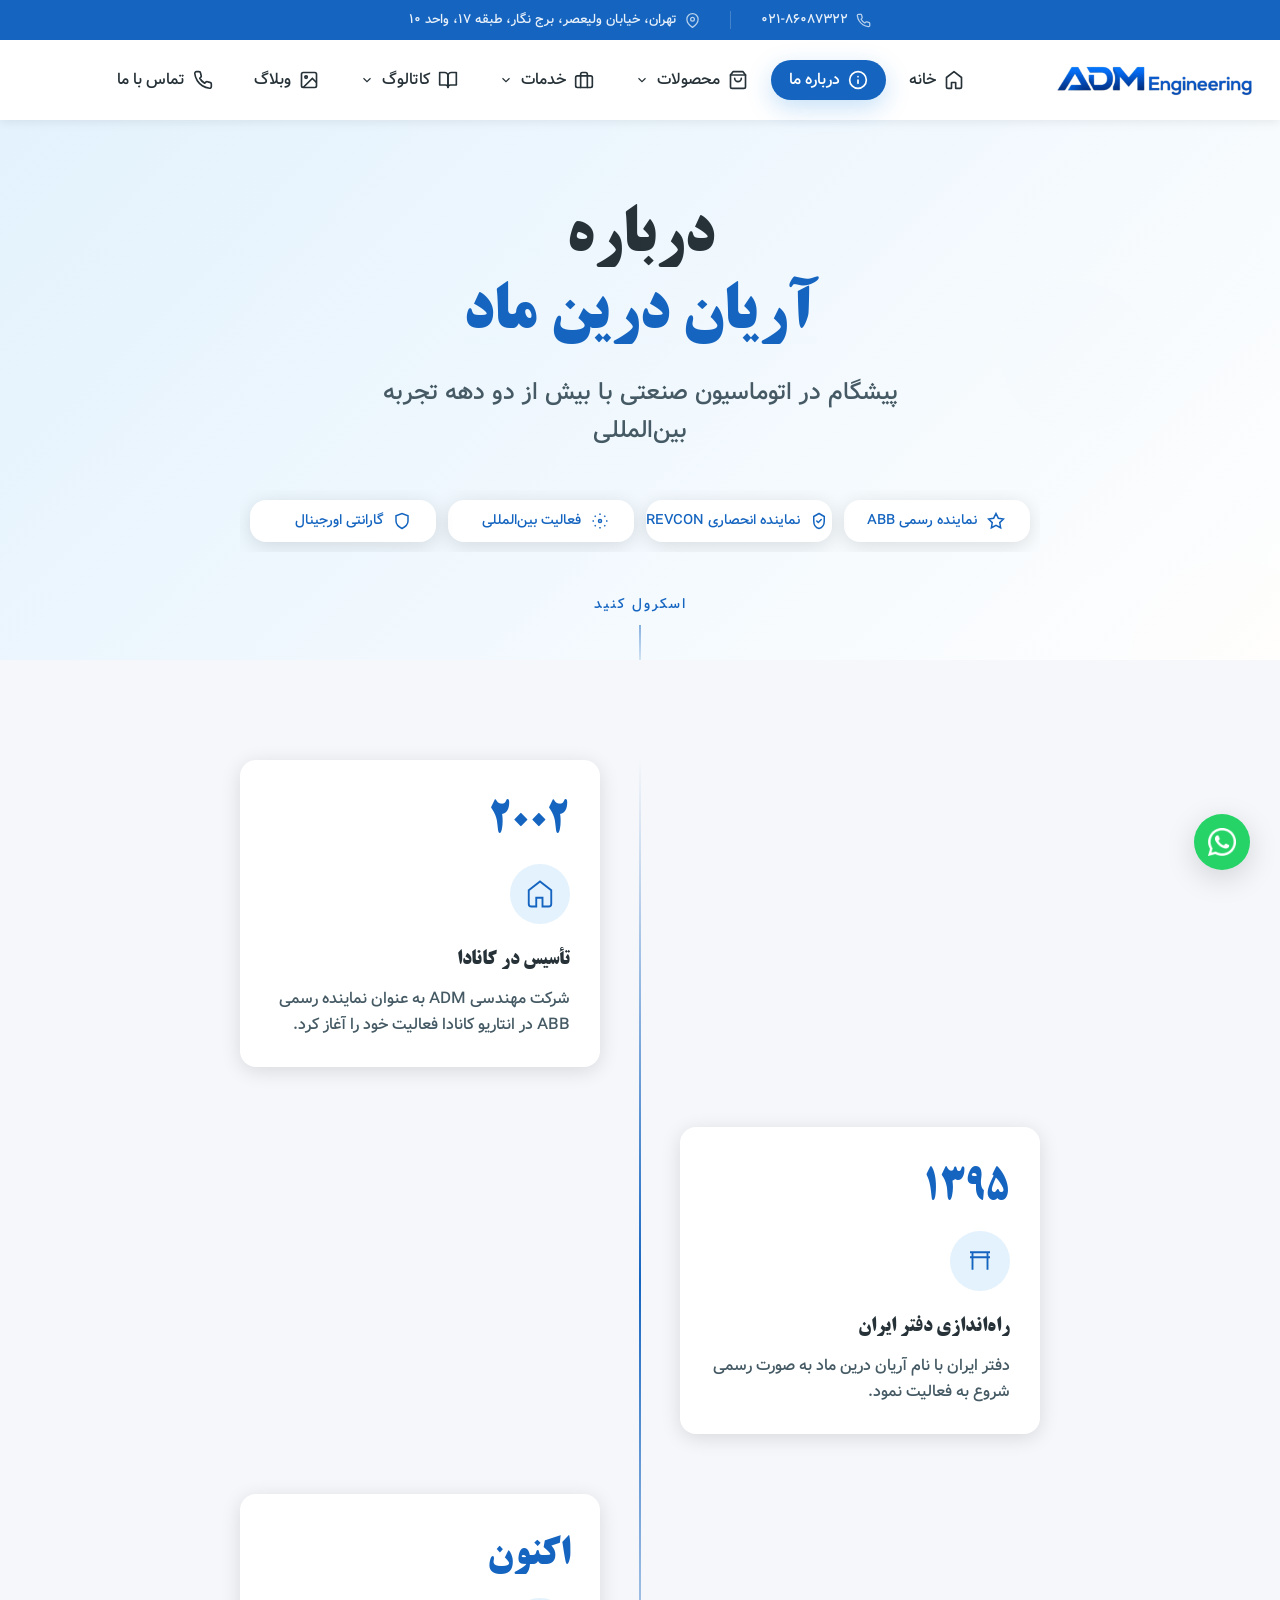
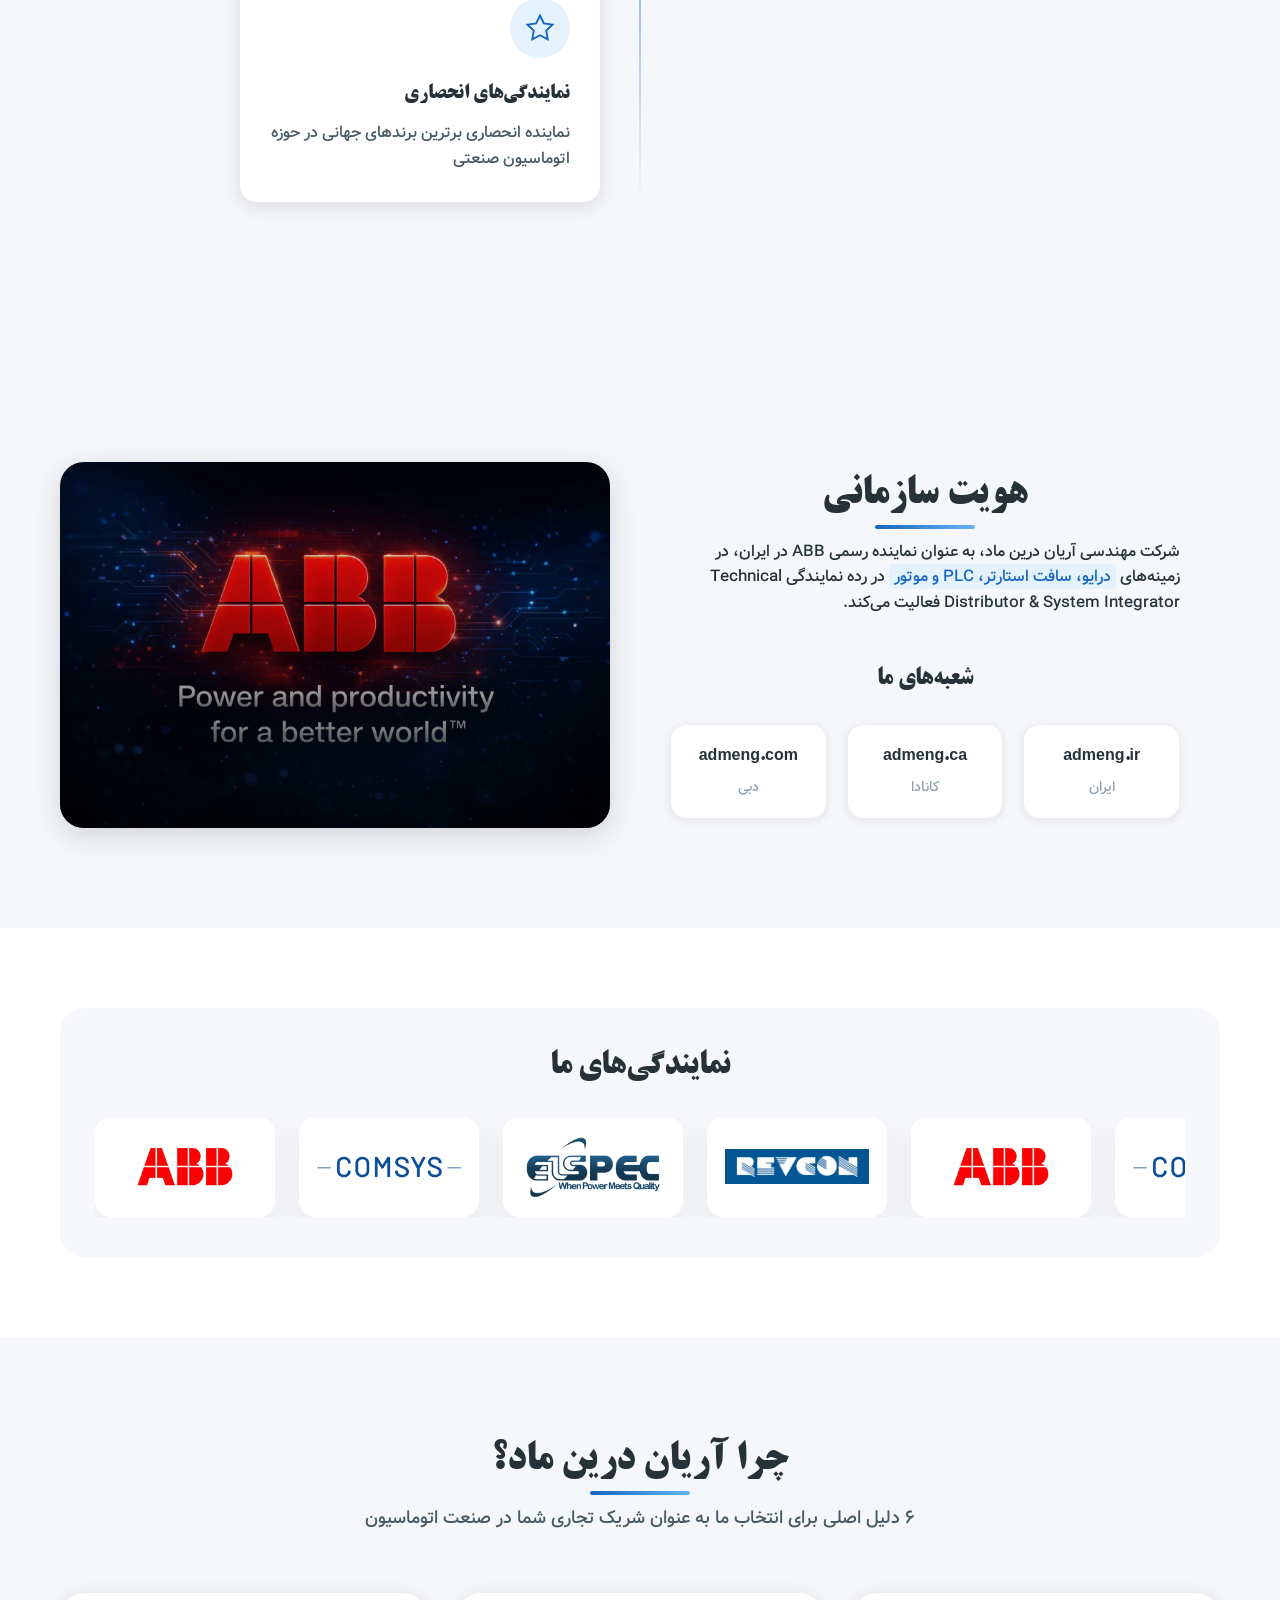
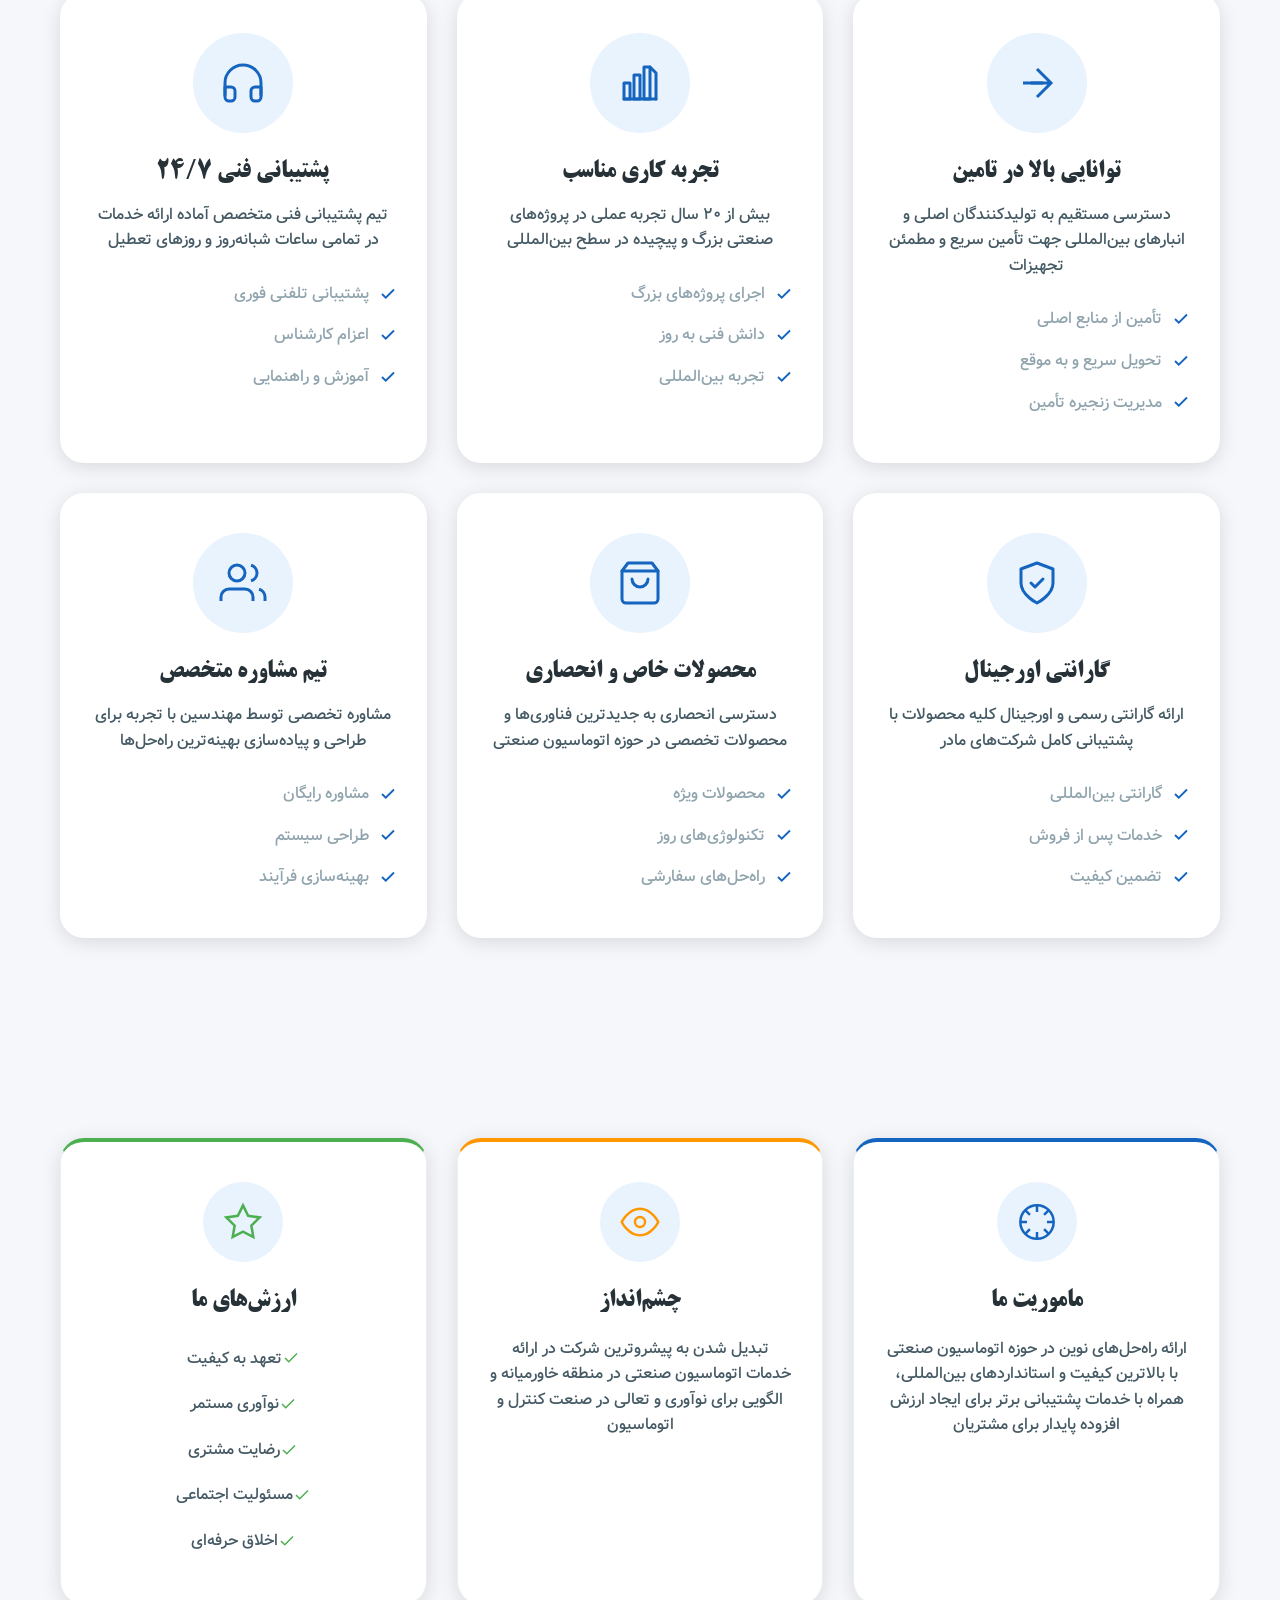
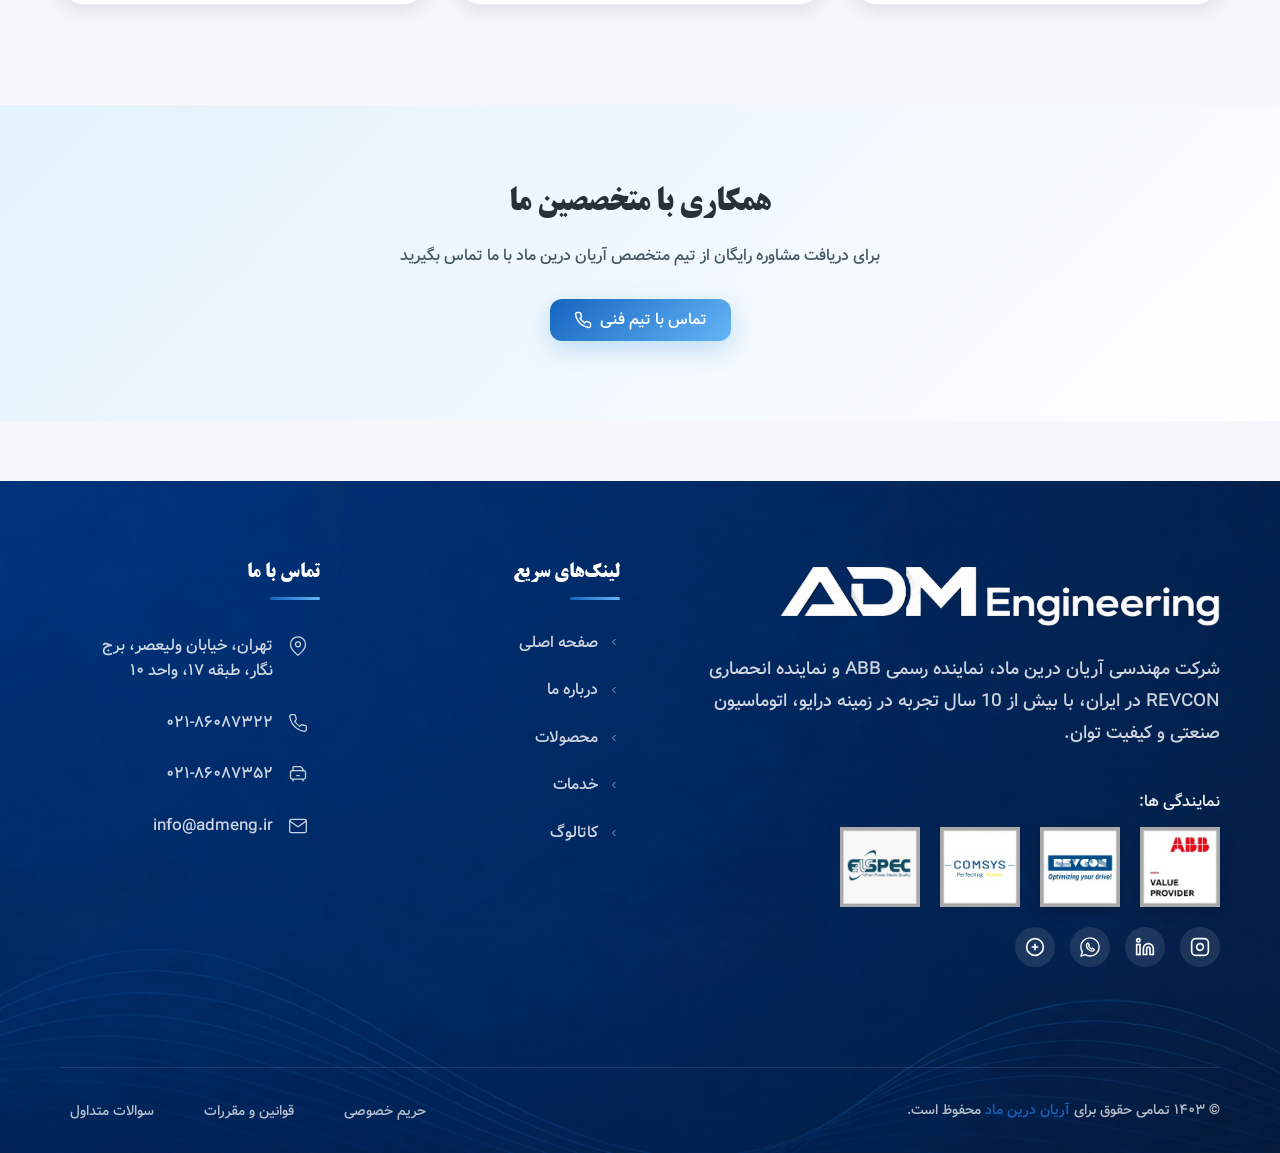
<file: about.html>
<!DOCTYPE html>
<html lang="fa" dir="rtl">

<head>
    <meta charset="UTF-8">
    <meta name="viewport" content="width=device-width, initial-scale=1.0">
    <title>درباره آریان درین ماد | نماینده رسمی ABB در ایران | ۲۰ سال تجربه</title>
    <meta name="description"
        content="شرکت مهندسی آریان درین ماد، نماینده رسمی ABB در ایران با بیش از ۲۰ سال تجربه در اتوماسیون صنعتی، ارائه خدمات تخصصی درایو، سافت استارتر، PLC و کیفیت توان">
    <meta name="keywords"
        content="درباره آریان درین ماد, نماینده ABB در ایران, تاریخچه شرکت, اتوماسیون صنعتی, ADM Engineering">
    <meta name="author" content="آریان درین ماد">
    <meta name="robots" content="index, follow">

    <link rel="canonical" href="https://admeng.ir/about">

    <!-- Open Graph -->
    <meta property="og:title" content="درباره آریان درین ماد | نماینده رسمی ABB در ایران">
    <meta property="og:description"
        content="معرفی شرکت آریان درین ماد، نماینده رسمی ABB در ایران با بیش از ۲۰ سال تجربه">
    <meta property="og:type" content="website">
    <meta property="og:url" content="https://admeng.ir/about">

    <link rel="stylesheet" href="css/fonts.css">

    <link rel="stylesheet" href="css/variables.css">
    <link rel="stylesheet" href="css/main.css">
    <link rel="stylesheet" href="css/header.css">
    <link rel="stylesheet" href="css/footer.css">
    <link rel="stylesheet" href="css/animations.css">
    <link rel="stylesheet" href="css/about.css">
    <link rel="stylesheet" href="css/services.css">

    <link rel="icon" type="image/x-icon" href="assets/logo/favicon.ico">
</head>

<body>
    <div class="loading-overlay">
        <div class="loading-spinner"></div>
    </div>

    <!-- Top Bar -->
    <div class="top-bar" id="topBar">
        <div class="top-bar-container">
            <a href="tel:+982186087322" class="top-bar-item">
                <svg viewBox="0 0 24 24" fill="none" stroke="currentColor" stroke-width="2" stroke-linecap="round"
                    stroke-linejoin="round">
                    <path
                        d="M22 16.92v3a2 2 0 0 1-2.18 2 19.8 19.8 0 0 1-8.63-3.07 19.5 19.5 0 0 1-6-6 19.8 19.8 0 0 1-3.07-8.67A2 2 0 0 1 4.11 2h3a2 2 0 0 1 2 1.72c.127.96.362 1.903.7 2.81a2 2 0 0 1-.45 2.11L8.09 9.91a16 16 0 0 0 6 6l1.27-1.27a2 2 0 0 1 2.11-.45c.907.338 1.85.573 2.81.7A2 2 0 0 1 22 16.92z" />
                </svg>
                <span>۰۲۱-۸۶۰۸۷۳۲۲</span>
            </a>
            <div class="top-bar-divider"></div>
            <span class="top-bar-item">
                <svg viewBox="0 0 24 24" fill="none" stroke="currentColor" stroke-width="2" stroke-linecap="round"
                    stroke-linejoin="round">
                    <path d="M21 10c0 7-9 13-9 13s-9-6-9-13a9 9 0 0 1 18 0z" />
                    <circle cx="12" cy="10" r="3" />
                </svg>
                <span>تهران، خیابان ولیعصر، برج نگار، طبقه ۱۷، واحد ۱۰</span>
            </span>
        </div>
    </div>

    <!-- Header -->
    <header class="header-main">
        <div class="container header-container">
            <div class="logo-wrapper">
                <a href="/" class="logo">
                    <img src="assets/logo/logo-header.png" alt="آریان درین ماد" width="200" height="60" loading="eager">
                </a>
            </div>

            <nav class="nav-main">
                <ul class="nav-list">
                    <li class="nav-item">
                        <a href="/" class="nav-link">
                            <svg class="nav-icon" width="20" height="20" viewBox="0 0 24 24" fill="none"
                                stroke="currentColor" stroke-width="2" stroke-linecap="round" stroke-linejoin="round">
                                <path d="M3 9l9-7 9 7v11a2 2 0 0 1-2 2h-5v-7H9v7H5a2 2 0 0 1-2-2z" />
                            </svg>
                            <span>خانه</span>
                        </a>
                    </li>
                    <li class="nav-item">
                        <a href="/about" class="nav-link active">
                            <svg class="nav-icon" width="20" height="20" viewBox="0 0 24 24" fill="none"
                                stroke="currentColor" stroke-width="2" stroke-linecap="round" stroke-linejoin="round">
                                <circle cx="12" cy="12" r="10" />
                                <path d="M12 16v-4M12 8h.01" />
                            </svg>
                            <span>درباره ما</span>
                        </a>
                    </li>
                    <li class="nav-item nav-item-dropdown">
                        <a href="#" class="nav-link dropdown-toggle">
                            <svg class="nav-icon" width="20" height="20" viewBox="0 0 24 24" fill="none"
                                stroke="currentColor" stroke-width="2" stroke-linecap="round" stroke-linejoin="round">
                                <path d="M6 2L3 6v14a2 2 0 0 0 2 2h14a2 2 0 0 0 2-2V6l-3-4z" />
                                <line x1="3" y1="6" x2="21" y2="6" />
                                <path d="M16 10a4 4 0 0 1-8 0" />
                            </svg>
                            <span>محصولات</span>
                            <svg class="dropdown-arrow" width="14" height="14" viewBox="0 0 24 24" fill="none"
                                stroke="currentColor" stroke-width="2">
                                <path d="M6 9l6 6 6-6" />
                            </svg>
                        </a>
                        <div class="dropdown-menu">
                            <a href="#products" class="dropdown-item">درایو ABB</a>
                            <a href="#products" class="dropdown-item">سافت استارتر ABB</a>
                            <a href="#products" class="dropdown-item">موتور ABB</a>
                            <a href="#products" class="dropdown-item">PLC ABB</a>
                            <a href="#products" class="dropdown-item">کیفیت توان</a>
                        </div>
                    </li>
                    <li class="nav-item nav-item-dropdown">
                        <a href="#" class="nav-link dropdown-toggle">
                            <svg class="nav-icon" width="20" height="20" viewBox="0 0 24 24" fill="none"
                                stroke="currentColor" stroke-width="2" stroke-linecap="round" stroke-linejoin="round">
                                <rect x="2" y="7" width="20" height="14" rx="2" ry="2" />
                                <path d="M16 21V5a2 2 0 0 0-2-2h-4a2 2 0 0 0-2 2v16" />
                            </svg>
                            <span>خدمات</span>
                            <svg class="dropdown-arrow" width="14" height="14" viewBox="0 0 24 24" fill="none"
                                stroke="currentColor" stroke-width="2">
                                <path d="M6 9l6 6 6-6" />
                            </svg>
                        </a>
                        <div class="dropdown-menu">
                            <a href="#services" class="dropdown-item">نصب و راه اندازی</a>
                            <a href="#services" class="dropdown-item">تعمیرات تخصصی</a>
                            <a href="#services" class="dropdown-item">تامین قطعات یدکی</a>
                            <a href="#services" class="dropdown-item">بررسی کیفیت توان</a>
                            <a href="#services" class="dropdown-item">اتوماسیون صنعتی</a>
                            <a href="#services" class="dropdown-item">آموزش تخصصی</a>
                        </div>
                    </li>
                    <li class="nav-item nav-item-dropdown">
                        <a href="#catalog" class="nav-link dropdown-toggle">
                            <svg class="nav-icon" width="20" height="20" viewBox="0 0 24 24" fill="none"
                                stroke="currentColor" stroke-width="2" stroke-linecap="round" stroke-linejoin="round">
                                <path d="M2 3h6a4 4 0 0 1 4 4v14a3 3 0 0 0-3-3H2z" />
                                <path d="M22 3h-6a4 4 0 0 0-4 4v14a3 3 0 0 1 3-3h7z" />
                            </svg>
                            <span>کاتالوگ</span>
                            <svg class="dropdown-arrow" width="14" height="14" viewBox="0 0 24 24" fill="none"
                                stroke="currentColor" stroke-width="2">
                                <path d="M6 9l6 6 6-6" />
                            </svg>
                        </a>
                        <div class="dropdown-menu">
                            <a href="#catalog-acs" class="dropdown-item">کاتالوگ محصولات درایو</a>
                            <a href="#catalog-plc" class="dropdown-item">کاتالوگ محصولات PLC</a>
                            <a href="#catalog-softstarter" class="dropdown-item">کاتالوگ محصولات موتور ABB</a>
                            <a href="#catalog-abb-motors" class="dropdown-item">کاتالوگ محصولات کیفیت توان</a>
                            <a href="#catalog-revcon" class="dropdown-item">کاتالوگ محصولات سافت استارتر</a>
                        </div>
                    </li>
                    <li class="nav-item">
                        <a href="/gallery" class="nav-link">
                            <svg class="nav-icon" viewBox="0 0 24 24" fill="none" stroke="currentColor"
                                stroke-width="2">
                                <rect x="3" y="3" width="18" height="18" rx="2" />
                                <circle cx="8.5" cy="8.5" r="1.5" />
                                <polyline points="21 15 16 10 5 21" />
                            </svg>
                            <span>وبلاگ</span>
                        </a>
                    </li>
                    <li class="nav-item">
                        <a href="/contact" class="nav-link">
                            <svg class="nav-icon" width="20" height="20" viewBox="0 0 24 24" fill="none"
                                stroke="currentColor" stroke-width="2" stroke-linecap="round" stroke-linejoin="round">
                                <path
                                    d="M22 16.92v3a2 2 0 0 1-2.18 2 19.8 19.8 0 0 1-8.63-3.07 19.5 19.5 0 0 1-6-6 19.8 19.8 0 0 1-3.07-8.67A2 2 0 0 1 4.11 2h3a2 2 0 0 1 2 1.72c.127.96.362 1.903.7 2.81a2 2 0 0 1-.45 2.11L8.09 9.91a16 16 0 0 0 6 6l1.27-1.27a2 2 0 0 1 2.11-.45c.907.338 1.85.573 2.81.7A2 2 0 0 1 22 16.92z" />
                            </svg>
                            <span>تماس با ما</span>
                        </a>
                    </li>
                </ul>
            </nav>

            <div class="header-actions">

            </div>

            <button class="mobile-toggle">
                <span></span>
                <span></span>
                <span></span>
            </button>
        </div>
    </header>

    <section class="about-hero">
        <div class="about-hero-bg">
            <div class="hero-pattern"></div>
            <div class="floating-shape shape-1"></div>
            <div class="floating-shape shape-2"></div>
            <div class="floating-shape shape-3"></div>
        </div>

        <div class="container">
            <div class="about-hero-content">
                <h1 class="about-hero-title">
                    <span class="title-line">درباره</span>
                    <span class="title-line highlight">آریان درین ماد</span>
                </h1>
                <p class="about-hero-subtitle">
                    پیشگام در اتوماسیون صنعتی با بیش از دو دهه تجربه بین‌المللی
                </p>

                <div class="company-badges">
                    <span class="badge">
                        <svg width="18" height="18" viewBox="0 0 24 24" fill="none" stroke="currentColor"
                            stroke-width="2">
                            <polygon
                                points="12 2 15.09 8.26 22 9.27 17 14.14 18.18 21.02 12 17.77 5.82 21.02 7 14.14 2 9.27 8.91 8.26 12 2" />
                        </svg>
                        نماینده رسمی ABB
                    </span>
                    <span class="badge">
                        <svg width="18" height="18" viewBox="0 0 24 24" fill="none" stroke="currentColor" stroke-width="2" stroke-linecap="round" stroke-linejoin="round">
                            <path d="M12 2l7 4v6c0 5-3 9-7 10-4-1-7-5-7-10V6l7-4z" />
                            <path d="M9 12l2 2 4-4" />
                        </svg>
                        نماینده انحصاری REVCON
                    </span>
                    <span class="badge">
                        <svg width="18" height="18" viewBox="0 0 24 24" fill="none" stroke="currentColor"
                            stroke-width="2">
                            <circle cx="12" cy="12" r="2" />
                            <path
                                d="M2 12h2M20 12h2M12 2v2M12 20v2M4.93 4.93l1.41 1.41M17.66 17.66l1.41 1.41M4.93 19.07l1.41-1.41M17.66 6.34l1.41-1.41" />
                        </svg>
                        فعالیت بین‌المللی
                    </span>
                    <span class="badge">
                        <svg width="18" height="18" viewBox="0 0 24 24" fill="none" stroke="currentColor"
                            stroke-width="2">
                            <path d="M12 22s8-4 8-10V5l-8-3-8 3v7c0 6 8 10 8 10z" />
                        </svg>
                        گارانتی اورجینال
                    </span>
                </div>
            </div>
        </div>

        <div class="scroll-indicator">
            <span class="scroll-text">اسکرول کنید</span>
            <div class="scroll-line"></div>
        </div>
    </section>

    <section class="about-timeline">
        <div class="container">
            <div class="timeline">
                <div class="timeline-item left reveal">
                    <div class="timeline-content">
                        <div class="timeline-year">۲۰۰۲</div>
                        <div class="timeline-icon">
                            <svg width="30" height="30" viewBox="0 0 24 24" fill="none" stroke="currentColor"
                                stroke-width="1.5">
                                <path d="M3 9l9-7 9 7v11a2 2 0 0 1-2 2h-5v-7H9v7H5a2 2 0 0 1-2-2z" />
                            </svg>
                        </div>
                        <div class="timeline-title">تأسیس در کانادا</div>
                        <div class="timeline-description">
                            شرکت مهندسی ADM به عنوان نماینده رسمی ABB در انتاریو کانادا فعالیت خود را آغاز کرد.
                        </div>
                    </div>
                </div>

                <div class="timeline-item right reveal">
                    <div class="timeline-content">
                        <div class="timeline-year">۱۳۹۵</div>
                        <div class="timeline-icon">
                            <svg width="30" height="30" viewBox="0 0 24 24" fill="none" stroke="currentColor"
                                stroke-width="1.5">
                                <path d="M4 5h16M4 9h16M6 5v14M18 5v14" />
                            </svg>
                        </div>
                        <div class="timeline-title">راه‌اندازی دفتر ایران</div>
                        <div class="timeline-description">
                            دفتر ایران با نام <strong>آریان درین ماد</strong> به صورت رسمی شروع به فعالیت نمود.
                        </div>
                    </div>
                </div>

                <div class="timeline-item left reveal">
                    <div class="timeline-content">
                        <div class="timeline-year">اکنون</div>
                        <div class="timeline-icon">
                            <svg width="30" height="30" viewBox="0 0 24 24" fill="none" stroke="currentColor"
                                stroke-width="1.5">
                                <polygon
                                    points="12 2 15.09 8.26 22 9.27 17 14.14 18.18 21.02 12 17.77 5.82 21.02 7 14.14 2 9.27 8.91 8.26 12 2" />
                            </svg>
                        </div>
                        <div class="timeline-title">نمایندگی‌های انحصاری</div>
                        <div class="timeline-description">
                            نماینده انحصاری برترین برندهای جهانی در حوزه اتوماسیون صنعتی
                        </div>
                    </div>
                </div>
            </div>
        </div>
    </section>

    <section class="company-info">
        <div class="container">
            <div class="company-grid">
                <div class="company-text reveal">
                    <h2 class="section-title">هویت سازمانی</h2>
                    <p class="company-description-hero">
                        شرکت مهندسی آریان درین ماد، به عنوان نماینده رسمی ABB در ایران، در زمینه‌های
                        <span class="highlight-text">درایو، سافت استارتر، PLC و موتور</span>
                        در رده نمایندگی <strong>Technical Distributor & System Integrator</strong> فعالیت می‌کند.
                    </p>
                    <div class="partnerships">
                        <h3 class="partnerships-title">شعبه‌های ما</h3>
                        <div class="partners-grid">
                            <a href="https://admeng.ir" target="_blank" class="partner-item" rel="noopener noreferrer">
                                <div class="partner-name">admeng.ir</div>
                                <div class="partner-country">ایران</div>
                            </a>
                            <a href="https://admeng.ca" target="_blank" class="partner-item" rel="noopener noreferrer">
                                <div class="partner-name">admeng.ca</div>
                                <div class="partner-country">کانادا</div>
                            </a>
                            <a href="https://admeng.com" target="_blank" class="partner-item" rel="noopener noreferrer">
                                <div class="partner-name">admeng.com</div>
                                <div class="partner-country">دبی</div>
                            </a>
                        </div>
                    </div>
                </div>

                <div class="company-image reveal">
                    <div class="image-wrapper">
                        <img src="assets/about/company.webp" alt="دفتر آریان درین ماد" loading="lazy">
                        <div class="image-overlay"></div>
                    </div>
                </div>
            </div>
        </div>
    </section>

    <section class="partenrs-section">
        <div class="container">
            <div class="partenrs-block reveal">
                <div class="partenrs-header">
                    <h2 class="partenrs-title">نمایندگی‌های ما</h2>
                </div>
                <div class="partenrs-loop">
                    <div class="partenrs-track">
                        <div class="manufacturer-card"><img src="assets/partenrs/abb.png" alt="ABB" loading="lazy"></div>
                        <!-- <div class="manufacturer-card"><img src="assets/partenrs/airmonitor.png" alt="Airmonitor" loading="lazy"></div> -->
                        <!-- <div class="manufacturer-card"><img src="assets/partenrs/ametek.png" alt="Ametek" loading="lazy"></div>
                        <div class="manufacturer-card"><img src="assets/partenrs/baldor.png" alt="Baldor" loading="lazy"></div> -->
                        <div class="manufacturer-card"><img src="assets/partenrs/comsys.png" alt="Comsys" loading="lazy"></div>
                        <div class="manufacturer-card"><img src="assets/partenrs/elspec.png" alt="Elspec" loading="lazy"></div>
                        <!-- <div class="manufacturer-card"><img src="assets/partenrs/onicon.png" alt="Onicon" loading="lazy"></div> -->
                        <div class="manufacturer-card"><img src="assets/partenrs/revcon.png" alt="Revcon" loading="lazy"></div>
                        <!-- <div class="manufacturer-card"><img src="assets/partenrs/sinetamer.png" alt="Sinetamer" loading="lazy"></div> -->
                        <!-- <div class="manufacturer-card"><img src="assets/partenrs/tci.png" alt="TCI" loading="lazy"></div> -->
                        <div class="manufacturer-card"><img src="assets/partenrs/abb.png" alt="ABB" loading="lazy"></div>
                        <!-- <div class="manufacturer-card"><img src="assets/partenrs/airmonitor.png" alt="Airmonitor" loading="lazy"></div> -->
                        <!-- <div class="manufacturer-card"><img src="assets/partenrs/ametek.png" alt="Ametek" loading="lazy"></div>
                        <div class="manufacturer-card"><img src="assets/partenrs/baldor.png" alt="Baldor" loading="lazy"></div> -->
                        <div class="manufacturer-card"><img src="assets/partenrs/comsys.png" alt="Comsys" loading="lazy"></div>
                        <div class="manufacturer-card"><img src="assets/partenrs/elspec.png" alt="Elspec" loading="lazy"></div>
                        <!-- <div class="manufacturer-card"><img src="assets/partenrs/onicon.png" alt="Onicon" loading="lazy"></div> -->
                        <div class="manufacturer-card"><img src="assets/partenrs/revcon.png" alt="Revcon" loading="lazy"></div>
                        <!-- <div class="manufacturer-card"><img src="assets/partenrs/sinetamer.png" alt="Sinetamer" loading="lazy"></div> -->
                        <!-- <div class="manufacturer-card"><img src="assets/partenrs/tci.png" alt="TCI" loading="lazy"></div> -->
                        <div class="manufacturer-card"><img src="assets/partenrs/abb.png" alt="ABB" loading="lazy"></div>
                        <!-- <div class="manufacturer-card"><img src="assets/partenrs/airmonitor.png" alt="Airmonitor" loading="lazy"></div> -->
                        <!-- <div class="manufacturer-card"><img src="assets/partenrs/ametek.png" alt="Ametek" loading="lazy"></div>
                        <div class="manufacturer-card"><img src="assets/partenrs/baldor.png" alt="Baldor" loading="lazy"></div> -->
                        <div class="manufacturer-card"><img src="assets/partenrs/comsys.png" alt="Comsys" loading="lazy"></div>
                        <div class="manufacturer-card"><img src="assets/partenrs/elspec.png" alt="Elspec" loading="lazy"></div>
                        <!-- <div class="manufacturer-card"><img src="assets/partenrs/onicon.png" alt="Onicon" loading="lazy"></div> -->
                        <div class="manufacturer-card"><img src="assets/partenrs/revcon.png" alt="Revcon" loading="lazy"></div>
                        <!-- <div class="manufacturer-card"><img src="assets/partenrs/sinetamer.png" alt="Sinetamer" loading="lazy"></div> -->
                        <!-- <div class="manufacturer-card"><img src="assets/partenrs/tci.png" alt="TCI" loading="lazy"></div> -->
                        <div class="manufacturer-card"><img src="assets/partenrs/abb.png" alt="ABB" loading="lazy"></div>
                        <!-- <div class="manufacturer-card"><img src="assets/partenrs/airmonitor.png" alt="Airmonitor" loading="lazy"></div> -->
                        <!-- <div class="manufacturer-card"><img src="assets/partenrs/ametek.png" alt="Ametek" loading="lazy"></div>
                        <div class="manufacturer-card"><img src="assets/partenrs/baldor.png" alt="Baldor" loading="lazy"></div> -->
                        <div class="manufacturer-card"><img src="assets/partenrs/comsys.png" alt="Comsys" loading="lazy"></div>
                        <div class="manufacturer-card"><img src="assets/partenrs/elspec.png" alt="Elspec" loading="lazy"></div>
                        <!-- <div class="manufacturer-card"><img src="assets/partenrs/onicon.png" alt="Onicon" loading="lazy"></div> -->
                        <div class="manufacturer-card"><img src="assets/partenrs/revcon.png" alt="Revcon" loading="lazy"></div>
                        <!-- <div class="manufacturer-card"><img src="assets/partenrs/sinetamer.png" alt="Sinetamer" loading="lazy"></div> -->
                        <!-- <div class="manufacturer-card"><img src="assets/partenrs/tci.png" alt="TCI" loading="lazy"></div> -->
                    </div>
                </div>
            </div>
        </div>
    </section>

    <section class="why-choose-us">
        <div class="container">
            <div class="section-header">
                <h2 class="section-title">چرا آریان درین ماد؟</h2>
                <p class="section-description">
                    ۶ دلیل اصلی برای انتخاب ما به عنوان شریک تجاری شما در صنعت اتوماسیون
                </p>
            </div>

            <div class="features-grid">
                <div class="feature-card reveal">
                    <div class="feature-icon">
                        <div class="icon-wrapper">
                            <svg width="48" height="48" viewBox="0 0 24 24" fill="none" stroke="currentColor"
                                stroke-width="1.5">
                                <path d="M5 12h14M12 5l7 7-7 7" />
                                <path d="M9 12h6" />
                            </svg>
                        </div>
                    </div>
                    <h3 class="feature-title">توانایی بالا در تامین</h3>
                    <p class="feature-description">دسترسی مستقیم به تولیدکنندگان اصلی و انبارهای بین‌المللی جهت تأمین
                        سریع و مطمئن تجهیزات</p>
                    <ul class="feature-list">
                        <li><svg width="16" height="16" viewBox="0 0 24 24" fill="none" stroke="currentColor"
                                stroke-width="2">
                                <polyline points="20 6 9 17 4 12" />
                            </svg> تأمین از منابع اصلی</li>
                        <li><svg width="16" height="16" viewBox="0 0 24 24" fill="none" stroke="currentColor"
                                stroke-width="2">
                                <polyline points="20 6 9 17 4 12" />
                            </svg> تحویل سریع و به موقع</li>
                        <li><svg width="16" height="16" viewBox="0 0 24 24" fill="none" stroke="currentColor"
                                stroke-width="2">
                                <polyline points="20 6 9 17 4 12" />
                            </svg> مدیریت زنجیره تأمین</li>
                    </ul>
                </div>

                <div class="feature-card reveal">
                    <div class="feature-icon">
                        <div class="icon-wrapper">
                            <svg width="48" height="48" viewBox="0 0 24 24" fill="none" stroke="currentColor"
                                stroke-width="1.5" stroke-linecap="round" stroke-linejoin="round">
                                <path d="M4 20h16" />
                                <rect x="4" y="12" width="3" height="8" />
                                <rect x="9" y="8" width="3" height="12" />
                                <rect x="14" y="4" width="3" height="16" />
                                <polyline points="17 4 20 7 20 20" />
                            </svg>
                        </div>
                    </div>
                    <h3 class="feature-title">تجربه کاری مناسب</h3>
                    <p class="feature-description">بیش از ۲۰ سال تجربه عملی در پروژه‌های صنعتی بزرگ و پیچیده در سطح
                        بین‌المللی</p>
                    <ul class="feature-list">
                        <li><svg width="16" height="16" viewBox="0 0 24 24" fill="none" stroke="currentColor"
                                stroke-width="2">
                                <polyline points="20 6 9 17 4 12" />
                            </svg> اجرای پروژه‌های بزرگ</li>
                        <li><svg width="16" height="16" viewBox="0 0 24 24" fill="none" stroke="currentColor"
                                stroke-width="2">
                                <polyline points="20 6 9 17 4 12" />
                            </svg> دانش فنی به روز</li>
                        <li><svg width="16" height="16" viewBox="0 0 24 24" fill="none" stroke="currentColor"
                                stroke-width="2">
                                <polyline points="20 6 9 17 4 12" />
                            </svg> تجربه بین‌المللی</li>
                    </ul>
                </div>

                <div class="feature-card reveal">
                    <div class="feature-icon">
                        <div class="icon-wrapper">
                            <svg width="48" height="48" viewBox="0 0 24 24" fill="none" stroke="currentColor"
                                stroke-width="1.5" stroke-linecap="round" stroke-linejoin="round">
                                <path d="M3 18v-6a9 9 0 0 1 18 0v6" />
                                <path d="M21 19a2 2 0 0 1-2 2h-1a2 2 0 0 1-2-2v-3a2 2 0 0 1 2-2h3z" />
                                <path d="M3 19a2 2 0 0 0 2 2h1a2 2 0 0 0 2-2v-3a2 2 0 0 0-2-2H3z" />
                            </svg>
                        </div>
                    </div>
                    <h3 class="feature-title">پشتیبانی فنی ۲۴/۷</h3>
                    <p class="feature-description">تیم پشتیبانی فنی متخصص آماده ارائه خدمات در تمامی ساعات شبانه‌روز و
                        روزهای تعطیل</p>
                    <ul class="feature-list">
                        <li><svg width="16" height="16" viewBox="0 0 24 24" fill="none" stroke="currentColor"
                                stroke-width="2">
                                <polyline points="20 6 9 17 4 12" />
                            </svg> پشتیبانی تلفنی فوری</li>
                        <li><svg width="16" height="16" viewBox="0 0 24 24" fill="none" stroke="currentColor"
                                stroke-width="2">
                                <polyline points="20 6 9 17 4 12" />
                            </svg> اعزام کارشناس</li>
                        <li><svg width="16" height="16" viewBox="0 0 24 24" fill="none" stroke="currentColor"
                                stroke-width="2">
                                <polyline points="20 6 9 17 4 12" />
                            </svg> آموزش و راهنمایی</li>
                    </ul>
                </div>

                <div class="feature-card reveal">
                    <div class="feature-icon">
                        <div class="icon-wrapper">
                            <svg width="48" height="48" viewBox="0 0 24 24" fill="none" stroke="currentColor"
                                stroke-width="1.5" stroke-linecap="round" stroke-linejoin="round">
                                <path d="M12 22s8-4 8-10V5l-8-3-8 3v7c0 6 8 10 8 10z" />
                                <polyline points="9 12 11 14 15 10" />
                            </svg>
                        </div>
                    </div>
                    <h3 class="feature-title">گارانتی اورجینال</h3>
                    <p class="feature-description">ارائه گارانتی رسمی و اورجینال کلیه محصولات با پشتیبانی کامل شرکت‌های
                        مادر</p>
                    <ul class="feature-list">
                        <li><svg width="16" height="16" viewBox="0 0 24 24" fill="none" stroke="currentColor"
                                stroke-width="2">
                                <polyline points="20 6 9 17 4 12" />
                            </svg> گارانتی بین‌المللی</li>
                        <li><svg width="16" height="16" viewBox="0 0 24 24" fill="none" stroke="currentColor"
                                stroke-width="2">
                                <polyline points="20 6 9 17 4 12" />
                            </svg> خدمات پس از فروش</li>
                        <li><svg width="16" height="16" viewBox="0 0 24 24" fill="none" stroke="currentColor"
                                stroke-width="2">
                                <polyline points="20 6 9 17 4 12" />
                            </svg> تضمین کیفیت</li>
                    </ul>
                </div>

                <div class="feature-card reveal">
                    <div class="feature-icon">
                        <div class="icon-wrapper">
                            <svg class="nav-icon" width="20" height="20" viewBox="0 0 24 24" fill="none"
                                stroke="currentColor" stroke-width="1.5" stroke-linecap="round" stroke-linejoin="round">
                                <path d="M6 2L3 6v14a2 2 0 0 0 2 2h14a2 2 0 0 0 2-2V6l-3-4z" />
                                <line x1="3" y1="6" x2="21" y2="6" />
                                <path d="M16 10a4 4 0 0 1-8 0" />
                            </svg>
                        </div>
                    </div>
                    <h3 class="feature-title">محصولات خاص و انحصاری</h3>
                    <p class="feature-description">دسترسی انحصاری به جدیدترین فناوری‌ها و محصولات تخصصی در حوزه
                        اتوماسیون صنعتی</p>
                    <ul class="feature-list">
                        <li><svg width="16" height="16" viewBox="0 0 24 24" fill="none" stroke="currentColor"
                                stroke-width="2">
                                <polyline points="20 6 9 17 4 12" />
                            </svg> محصولات ویژه</li>
                        <li><svg width="16" height="16" viewBox="0 0 24 24" fill="none" stroke="currentColor"
                                stroke-width="2">
                                <polyline points="20 6 9 17 4 12" />
                            </svg> تکنولوژی‌های روز</li>
                        <li><svg width="16" height="16" viewBox="0 0 24 24" fill="none" stroke="currentColor"
                                stroke-width="2">
                                <polyline points="20 6 9 17 4 12" />
                            </svg> راه‌حل‌های سفارشی</li>
                    </ul>
                </div>

                <div class="feature-card reveal">
                    <div class="feature-icon">
                        <div class="icon-wrapper">
                            <svg width="48" height="48" viewBox="0 0 24 24" fill="none" stroke="currentColor"
                                stroke-width="1.5">
                                <path d="M17 21v-2a4 4 0 0 0-4-4H5a4 4 0 0 0-4 4v2" />
                                <circle cx="9" cy="7" r="4" />
                                <path d="M23 21v-2a4 4 0 0 0-3-3.87" />
                                <path d="M16 3.13a4 4 0 0 1 0 7.75" />
                            </svg>
                        </div>
                    </div>
                    <h3 class="feature-title">تیم مشاوره متخصص</h3>
                    <p class="feature-description">مشاوره تخصصی توسط مهندسین با تجربه برای طراحی و پیاده‌سازی بهینه‌ترین
                        راه‌حل‌ها</p>
                    <ul class="feature-list">
                        <li><svg width="16" height="16" viewBox="0 0 24 24" fill="none" stroke="currentColor"
                                stroke-width="2">
                                <polyline points="20 6 9 17 4 12" />
                            </svg> مشاوره رایگان</li>
                        <li><svg width="16" height="16" viewBox="0 0 24 24" fill="none" stroke="currentColor"
                                stroke-width="2">
                                <polyline points="20 6 9 17 4 12" />
                            </svg> طراحی سیستم</li>
                        <li><svg width="16" height="16" viewBox="0 0 24 24" fill="none" stroke="currentColor"
                                stroke-width="2">
                                <polyline points="20 6 9 17 4 12" />
                            </svg> بهینه‌سازی فرآیند</li>
                    </ul>
                </div>
            </div>
        </div>
    </section>

    <section class="mission-vision">
        <div class="container">
            <div class="mv-grid">
                <div class="mv-card mission reveal">
                    <div class="mv-icon">
                        <svg width="40" height="40" viewBox="0 0 24 24" fill="none" stroke="currentColor"
                            stroke-width="1.5">
                            <circle cx="12" cy="12" r="10" />
                            <path
                                d="M12 2v4M12 18v4M4.93 4.93l2.83 2.83M16.24 16.24l2.83 2.83M2 12h4M18 12h4M4.93 19.07l2.83-2.83M16.24 7.76l2.83-2.83" />
                        </svg>
                    </div>
                    <h3 class="mv-title">ماموریت ما</h3>
                    <p class="mv-description">
                        ارائه راه‌حل‌های نوین در حوزه اتوماسیون صنعتی با بالاترین کیفیت و استانداردهای بین‌المللی،
                        همراه با خدمات پشتیبانی برتر برای ایجاد ارزش افزوده پایدار برای مشتریان
                    </p>
                </div>

                <div class="mv-card vision reveal">
                    <div class="mv-icon">
                        <svg width="40" height="40" viewBox="0 0 24 24" fill="none" stroke="currentColor"
                            stroke-width="1.5">
                            <path d="M1 12s4-8 11-8 11 8 11 8-4 8-11 8-11-8-11-8z" />
                            <circle cx="12" cy="12" r="3" />
                        </svg>
                    </div>
                    <h3 class="mv-title">چشم‌انداز</h3>
                    <p class="mv-description">
                        تبدیل شدن به پیشروترین شرکت در ارائه خدمات اتوماسیون صنعتی در منطقه خاورمیانه
                        و الگویی برای نوآوری و تعالی در صنعت کنترل و اتوماسیون
                    </p>
                </div>

                <div class="mv-card values reveal">
                    <div class="mv-icon">
                        <svg width="40" height="40" viewBox="0 0 24 24" fill="none" stroke="currentColor"
                            stroke-width="1.5">
                            <path
                                d="M12 2L15.09 8.26L22 9.27L17 14.14L18.18 21.02L12 17.77L5.82 21.02L7 14.14L2 9.27L8.91 8.26L12 2z" />
                        </svg>
                    </div>
                    <h3 class="mv-title">ارزش‌های ما</h3>
                    <ul class="values-list">
                        <li><svg width="18" height="18" viewBox="0 0 24 24" fill="none" stroke="currentColor"
                                stroke-width="2">
                                <polyline points="20 6 9 17 4 12" />
                            </svg> تعهد به کیفیت</li>
                        <li><svg width="18" height="18" viewBox="0 0 24 24" fill="none" stroke="currentColor"
                                stroke-width="2">
                                <polyline points="20 6 9 17 4 12" />
                            </svg> نوآوری مستمر</li>
                        <li><svg width="18" height="18" viewBox="0 0 24 24" fill="none" stroke="currentColor"
                                stroke-width="2">
                                <polyline points="20 6 9 17 4 12" />
                            </svg> رضایت مشتری</li>
                        <li><svg width="18" height="18" viewBox="0 0 24 24" fill="none" stroke="currentColor"
                                stroke-width="2">
                                <polyline points="20 6 9 17 4 12" />
                            </svg> مسئولیت اجتماعی</li>
                        <li><svg width="18" height="18" viewBox="0 0 24 24" fill="none" stroke="currentColor"
                                stroke-width="2">
                                <polyline points="20 6 9 17 4 12" />
                            </svg> اخلاق حرفه‌ای</li>
                    </ul>
                </div>
            </div>
        </div>
    </section>

    <section class="team-preview">
        <div class="container">
            <div class="team-cta reveal">
                <h3 class="cta-title">همکاری با متخصصین ما</h3>
                <p class="cta-text">
                    برای دریافت مشاوره رایگان از تیم متخصص آریان درین ماد با ما تماس بگیرید
                </p>
                <a href="/contact" class="btn btn-primary btn-primary-lg">
                    <span>تماس با تیم فنی</span>
                    <svg width="18" height="18" viewBox="0 0 24 24" fill="none" stroke="currentColor" stroke-width="2">
                        <path
                            d="M22 16.92v3a2 2 0 0 1-2.18 2 19.8 19.8 0 0 1-8.63-3.07 19.5 19.5 0 0 1-6-6 19.8 19.8 0 0 1-3.07-8.67A2 2 0 0 1 4.11 2h3a2 2 0 0 1 2 1.72c.127.96.362 1.903.7 2.81a2 2 0 0 1-.45 2.11L8.09 9.91a16 16 0 0 0 6 6l1.27-1.27a2 2 0 0 1 2.11-.45c.907.338 1.85.573 2.81.7A2 2 0 0 1 22 16.92z" />
                    </svg>
                </a>
            </div>
        </div>
        </div>
    </section>

    <!-- Footer -->
    <footer class="footer-main" id="contact">
        <div class="footer-bg">
            <div class="bg-circle"></div>
            <div class="bg-circle"></div>
        </div>

        <div class="container">
            <div class="footer-top">
                <div class="footer-grid">
                    <div class="footer-about">
                        <div class="footer-logo">
                            <img src="assets/logo/logo-footer.png" alt="آریان درین ماد" width="200" height="60"
                                loading="lazy">
                        </div>
                        <p class="company-description">
                            شرکت مهندسی آریان درین ماد، نماینده رسمی ABB و نماینده انحصاری REVCON در ایران، با بیش از 10 سال تجربه در زمینه درایو، اتوماسیون صنعتی و کیفیت توان.
                        </p>
                        <div class="footer-exclusive">
                            <span>نمایندگی ها:</span>
                            <div class="exclusive-images">
                                <img src="assets/certificate/adm-cert-1.jpg" alt="ADM Certificate 1" loading="lazy">
                                <img src="assets/certificate/adm-cert-4.jpg" alt="ADM Certificate 2" loading="lazy">
                                <div class="exclusive-brand-logos">
                                    <img src="assets/certificate/adm-cert-3.jpg" alt="Revcon" loading="lazy">
                                    <img src="assets/certificate/adm-cert-2.jpg" alt="Comsys" loading="lazy">
                                </div>
                            </div>
                        </div>
                        <div class="social-links">
                            <a href="#" class="social-link" aria-label="اینستاگرام">
                                <svg width="20" height="20" viewBox="0 0 24 24" fill="none" stroke="currentColor"
                                    stroke-width="2">
                                    <rect x="2" y="2" width="20" height="20" rx="5" ry="5" />
                                    <path d="M16 11.37A4 4 0 1 1 12.63 8 4 4 0 0 1 16 11.37z" />
                                    <line x1="17.5" y1="6.5" x2="17.51" y2="6.5" />
                                </svg>
                            </a>
                            <a href="#" class="social-link" aria-label="لینکدین">
                                <svg width="20" height="20" viewBox="0 0 24 24" fill="none" stroke="currentColor"
                                    stroke-width="2">
                                    <path
                                        d="M16 8a6 6 0 0 1 6 6v7h-4v-7a2 2 0 0 0-2-2 2 2 0 0 0-2 2v7h-4v-7a6 6 0 0 1 6-6z" />
                                    <rect x="2" y="9" width="4" height="12" />
                                    <circle cx="4" cy="4" r="2" />
                                </svg>
                            </a>
                            <a href="#" class="social-link" aria-label="واتساپ">
                                <svg width="22" height="22" viewBox="0 0 24 24" fill="none"
                                    xmlns="http://www.w3.org/2000/svg" stroke="currentColor" stroke-width="1.5"
                                    stroke-linecap="round" stroke-linejoin="round">
                                    <path
                                        d="M12 2C6.5 2 2 6.2 2 11.7c0 2.1.6 4.1 1.7 5.8L2 22l4.7-1.6c1.6.9 3.4 1.4 5.3 1.4 5.5 0 10-4.2 10-9.7S17.5 2 12 2z" />
                                    <path
                                        d="M9 8.3c.3-.3.7-.4 1.1-.2l.9 1.4c.2.3.2.7 0 1l-.5.6c.7 1.3 1.7 2.3 3 3l.6-.5c.3-.2.7-.2 1 0l1.4.9c.3.2.3.8 0 1.1-.6.6-1.3.9-2.1.9-3.2 0-6.3-3.1-6.3-6.3 0-.8.3-1.5.9-2.1z" />
                                </svg>
                            </a>
                            <a href="#" class="social-link" aria-label="آپارات">
                                <svg width="20" height="20" viewBox="0 0 24 24" fill="none" stroke="currentColor"
                                    stroke-width="2">
                                    <circle cx="12" cy="12" r="10" />
                                    <path d="M12 8v8M8 12h8" />
                                </svg>
                            </a>
                        </div>
                    </div>

                    <div class="footer-links-col">
                        <h4 class="footer-title">لینک‌های سریع</h4>
                        <ul class="footer-links">
                            <li><a href="#home"><svg class="link-icon" width="12" height="12" viewBox="0 0 24 24"
                                        fill="none" stroke="currentColor" stroke-width="2">
                                        <path d="M15 18l-6-6 6-6" />
                                    </svg> صفحه اصلی</a></li>
                            <li><a href="/about"><svg class="link-icon" width="12" height="12" viewBox="0 0 24 24"
                                        fill="none" stroke="currentColor" stroke-width="2">
                                        <path d="M15 18l-6-6 6-6" />
                                    </svg> درباره ما</a></li>
                            <li><a href="#products"><svg class="link-icon" width="12" height="12" viewBox="0 0 24 24"
                                        fill="none" stroke="currentColor" stroke-width="2">
                                        <path d="M15 18l-6-6 6-6" />
                                    </svg> محصولات</a></li>
                            <li><a href="#services"><svg class="link-icon" width="12" height="12" viewBox="0 0 24 24"
                                        fill="none" stroke="currentColor" stroke-width="2">
                                        <path d="M15 18l-6-6 6-6" />
                                    </svg> خدمات</a></li>
                            <li><a href="#catalog"><svg class="link-icon" width="12" height="12" viewBox="0 0 24 24"
                                        fill="none" stroke="currentColor" stroke-width="2">
                                        <path d="M15 18l-6-6 6-6" />
                                    </svg> کاتالوگ</a></li>
                        </ul>
                    </div>

                    <div class="footer-contact">
                        <h4 class="footer-title">تماس با ما</h4>
                        <ul class="contact-info">
                            <li>
                                <svg class="contact-icon" width="20" height="20" viewBox="0 0 24 24" fill="none"
                                    stroke="currentColor" stroke-width="1.5">
                                    <path d="M21 10c0 7-9 13-9 13s-9-6-9-13a9 9 0 0 1 18 0z" />
                                    <circle cx="12" cy="10" r="3" />
                                </svg>
                                <div class="contact-text">تهران، خیابان ولیعصر، برج نگار، طبقه ۱۷، واحد ۱۰</div>
                            </li>
                            <li>
                                <svg class="contact-icon" width="20" height="20" viewBox="0 0 24 24" fill="none"
                                    stroke="currentColor" stroke-width="1.5">
                                    <path
                                        d="M22 16.92v3a2 2 0 0 1-2.18 2 19.8 19.8 0 0 1-8.63-3.07 19.5 19.5 0 0 1-6-6 19.8 19.8 0 0 1-3.07-8.67A2 2 0 0 1 4.11 2h3a2 2 0 0 1 2 1.72c.127.96.362 1.903.7 2.81a2 2 0 0 1-.45 2.11L8.09 9.91a16 16 0 0 0 6 6l1.27-1.27a2 2 0 0 1 2.11-.45c.907.338 1.85.573 2.81.7A2 2 0 0 1 22 16.92z" />
                                </svg>
                                <div class="contact-text">
                                    <a href="tel:+982186087322">۰۲۱-۸۶۰۸۷۳۲۲</a>
                                </div>
                            </li>
                            <li>
                                <svg class="contact-icon" width="20" height="20" viewBox="0 0 24 24" fill="none"
                                    stroke="currentColor" stroke-width="1.5">
                                    <path
                                        d="M6 9V4a1 1 0 0 1 1-1h8l3 3v3M6 18h12M6 14h.01M10 14h4M6 21v-3M18 21v-3M3 10a2 2 0 0 1 2-2h14a2 2 0 0 1 2 2v6a2 2 0 0 1-2 2H5a2 2 0 0 1-2-2v-6z" />
                                </svg>
                                <div class="contact-text">
                                    <a href="tel:+982186087352">۰۲۱-۸۶۰۸۷۳۵۲</a>
                                </div>
                            </li>
                            <li>
                                <svg class="contact-icon" width="20" height="20" viewBox="0 0 24 24" fill="none"
                                    stroke="currentColor" stroke-width="1.5">
                                    <path
                                        d="M4 4h16c1.1 0 2 .9 2 2v12c0 1.1-.9 2-2 2H4c-1.1 0-2-.9-2-2V6c0-1.1.9-2 2-2z" />
                                    <polyline points="22,6 12,13 2,6" />
                                </svg>
                                <div class="contact-text">
                                    <a href="mailto:info@admeng.ir">info@admeng.ir</a>
                                </div>
                            </li>
                        </ul>
                    </div>
                </div>
            </div>

            <div class="footer-bottom">
                <div class="footer-bottom-content">
                    <div class="copyright">
                        © ۱۴۰۳ تمامی حقوق برای
                        <a href="/">آریان درین ماد</a>
                        محفوظ است.
                    </div>
                    <ul class="footer-menu">
                        <li><a href="#">حریم خصوصی</a></li>
                        <li><a href="#">قوانین و مقررات</a></li>
                        <li><a href="#">سوالات متداول</a></li>
                    </ul>
                </div>
            </div>
        </div>
    </footer>

    <script src="js/main.js"></script>
    <script src="js/about.js"></script>
</body>

</html>
</file>
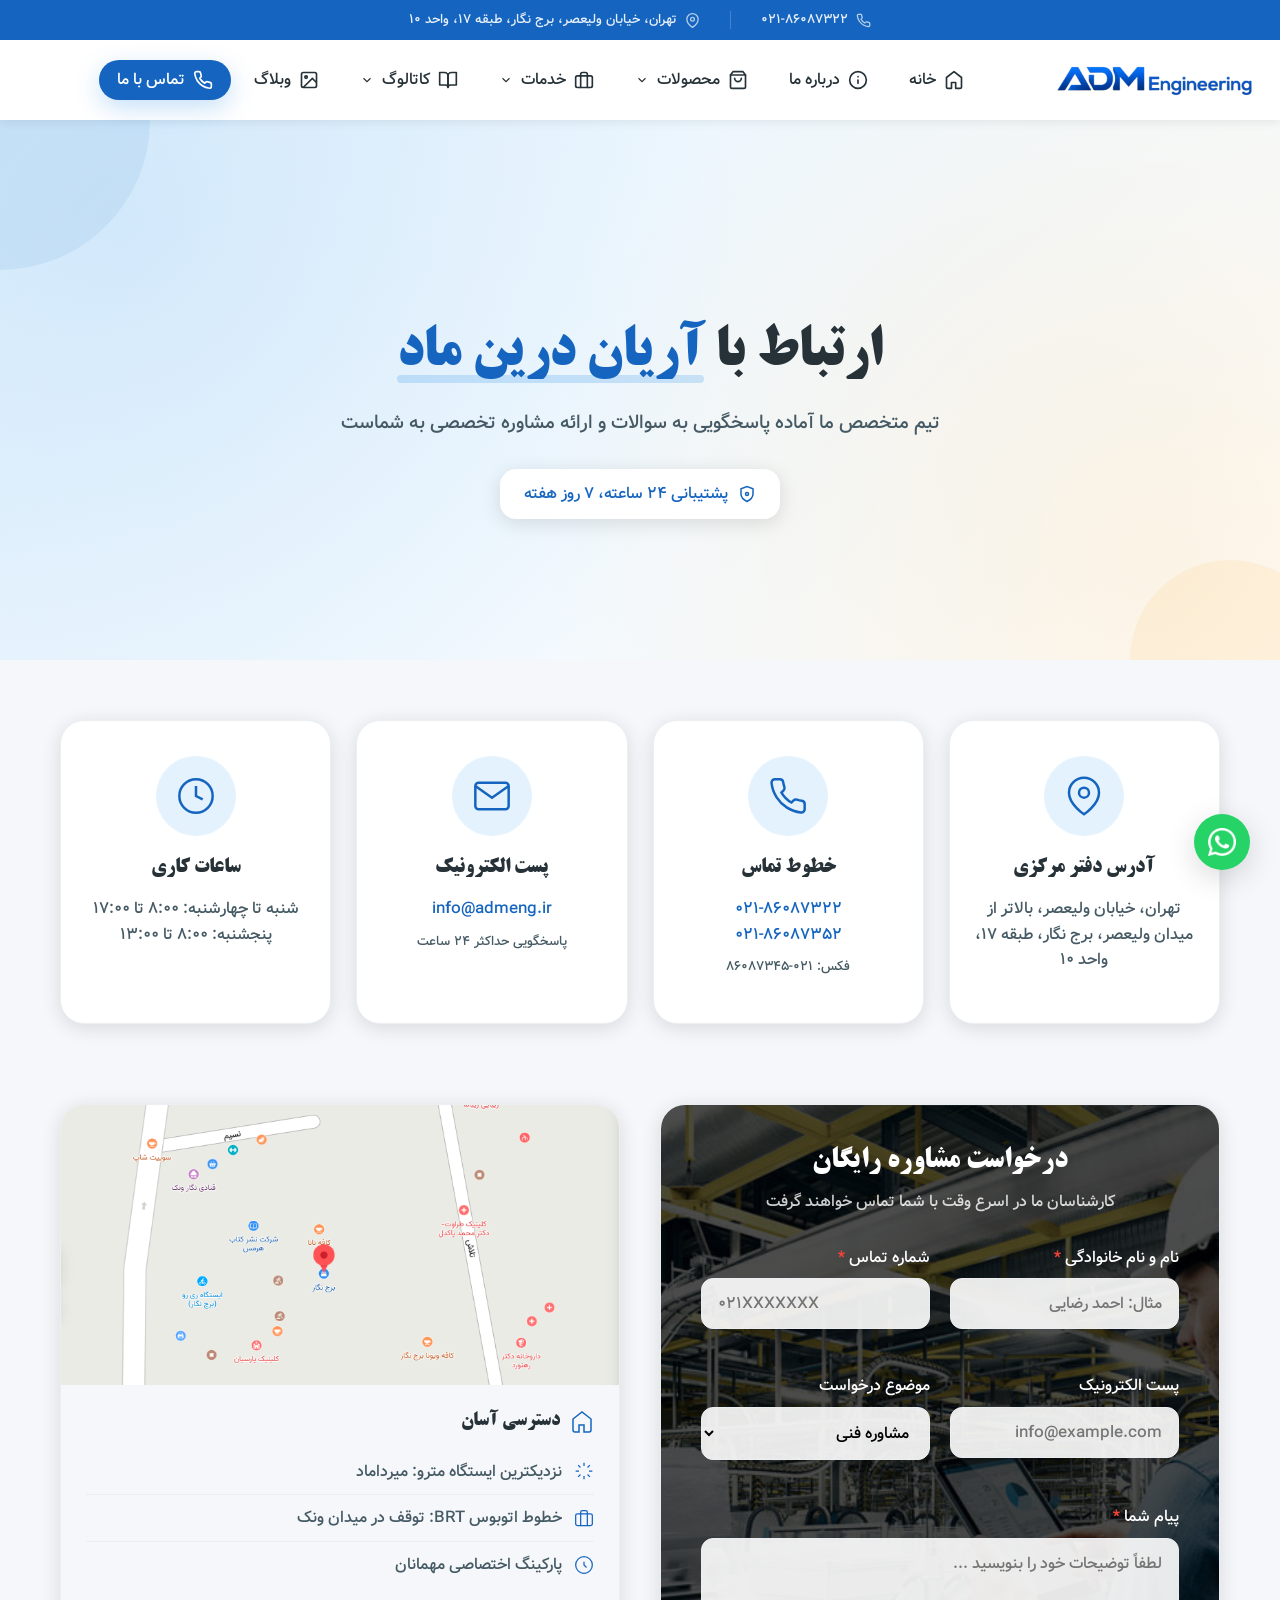
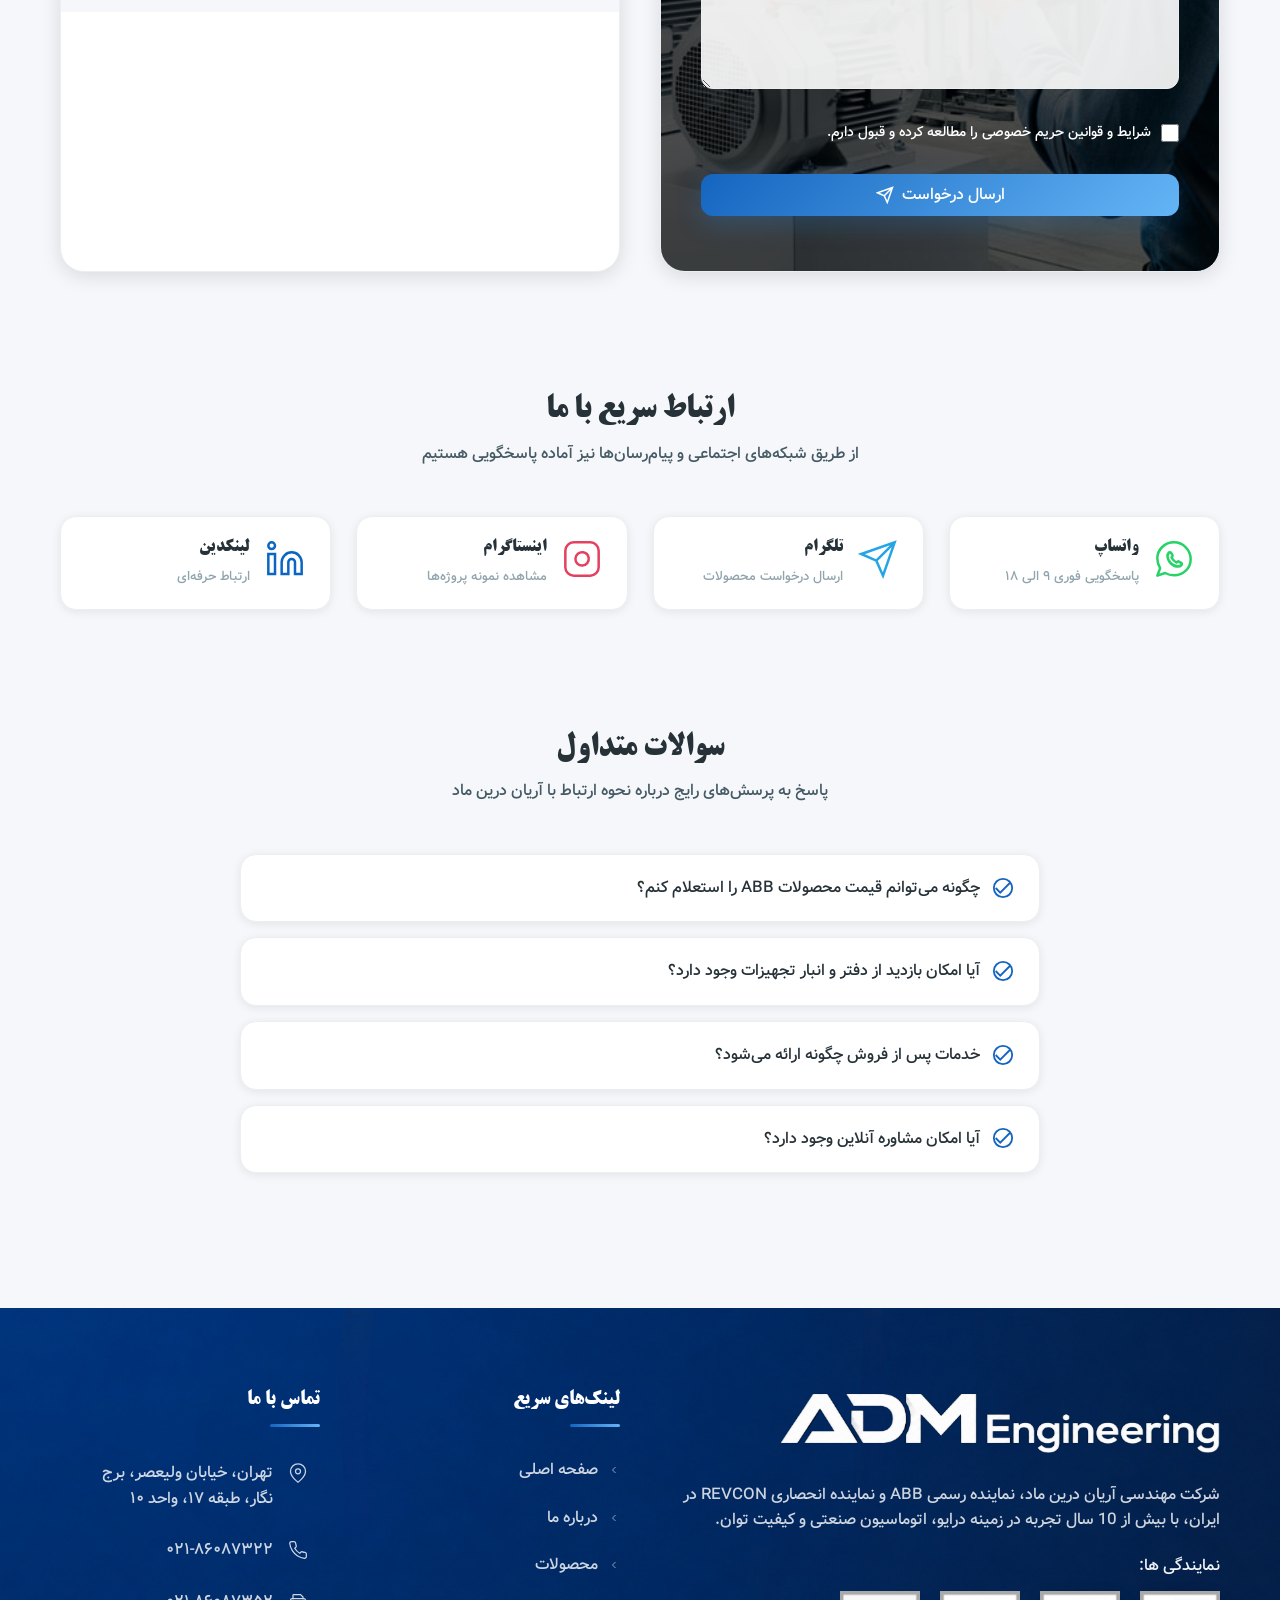
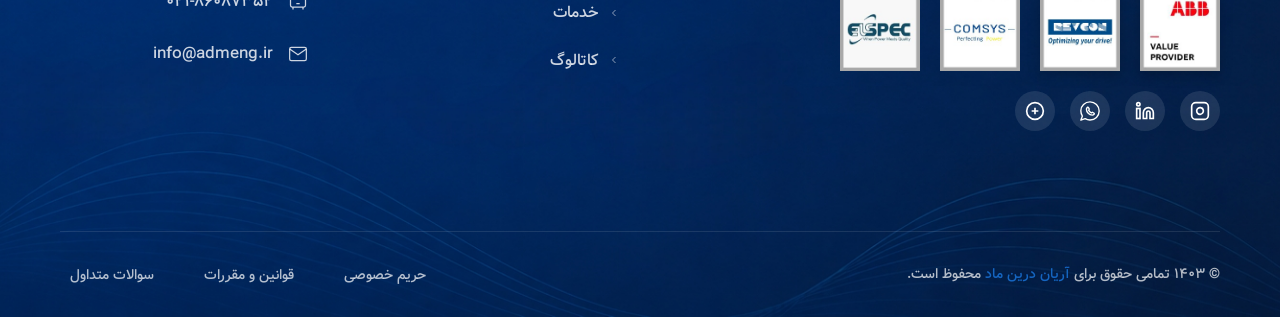
<file: contact.html>
<!DOCTYPE html>
<html lang="fa" dir="rtl">

<head>
    <meta charset="UTF-8">
    <meta name="viewport" content="width=device-width, initial-scale=1.0">
    <title>تماس با ما | آریان درین ماد - نماینده رسمی ABB در ایران</title>
    <meta name="description"
        content="راه‌های ارتباط با آریان درین ماد، نماینده رسمی ABB در ایران. دریافت مشاوره رایگان، پشتیبانی فنی ۲۴/۷ و درخواست قیمت محصولات اتوماسیون صنعتی.">

    <link rel="stylesheet" href="css/fonts.css">

    <link rel="stylesheet" href="css/contact.css">
    <link rel="stylesheet" href="css/variables.css">
    <link rel="stylesheet" href="css/main.css">
    <link rel="stylesheet" href="css/header.css">
    <link rel="stylesheet" href="css/footer.css">
    <link rel="stylesheet" href="css/animations.css">

    <link rel="icon" type="image/x-icon" href="assets/logo/favicon.ico">
</head>

<body>
    <div class="loading-overlay">
        <div class="loading-spinner"></div>
    </div>

    <!-- Top Bar -->
    <div class="top-bar" id="topBar">
        <div class="top-bar-container">
            <a href="tel:+982186087322" class="top-bar-item">
                <svg viewBox="0 0 24 24" fill="none" stroke="currentColor" stroke-width="2" stroke-linecap="round"
                    stroke-linejoin="round">
                    <path
                        d="M22 16.92v3a2 2 0 0 1-2.18 2 19.8 19.8 0 0 1-8.63-3.07 19.5 19.5 0 0 1-6-6 19.8 19.8 0 0 1-3.07-8.67A2 2 0 0 1 4.11 2h3a2 2 0 0 1 2 1.72c.127.96.362 1.903.7 2.81a2 2 0 0 1-.45 2.11L8.09 9.91a16 16 0 0 0 6 6l1.27-1.27a2 2 0 0 1 2.11-.45c.907.338 1.85.573 2.81.7A2 2 0 0 1 22 16.92z" />
                </svg>
                <span>۰۲۱-۸۶۰۸۷۳۲۲</span>
            </a>
            <div class="top-bar-divider"></div>
            <span class="top-bar-item">
                <svg viewBox="0 0 24 24" fill="none" stroke="currentColor" stroke-width="2" stroke-linecap="round"
                    stroke-linejoin="round">
                    <path d="M21 10c0 7-9 13-9 13s-9-6-9-13a9 9 0 0 1 18 0z" />
                    <circle cx="12" cy="10" r="3" />
                </svg>
                <span>تهران، خیابان ولیعصر، برج نگار، طبقه ۱۷، واحد ۱۰</span>
            </span>
        </div>
    </div>

    <!-- Header -->
    <header class="header-main">
        <div class="container header-container">
            <div class="logo-wrapper">
                <a href="/" class="logo">
                    <img src="assets/logo/logo-header.png" alt="آریان درین ماد" width="200" height="60" loading="eager">
                </a>
            </div>

            <nav class="nav-main">
                <ul class="nav-list">
                    <li class="nav-item">
                        <a href="/" class="nav-link">
                            <svg class="nav-icon" width="20" height="20" viewBox="0 0 24 24" fill="none"
                                stroke="currentColor" stroke-width="2" stroke-linecap="round" stroke-linejoin="round">
                                <path d="M3 9l9-7 9 7v11a2 2 0 0 1-2 2h-5v-7H9v7H5a2 2 0 0 1-2-2z" />
                            </svg>
                            <span>خانه</span>
                        </a>
                    </li>
                    <li class="nav-item">
                        <a href="/about" class="nav-link">
                            <svg class="nav-icon" width="20" height="20" viewBox="0 0 24 24" fill="none"
                                stroke="currentColor" stroke-width="2" stroke-linecap="round" stroke-linejoin="round">
                                <circle cx="12" cy="12" r="10" />
                                <path d="M12 16v-4M12 8h.01" />
                            </svg>
                            <span>درباره ما</span>
                        </a>
                    </li>
                    <li class="nav-item nav-item-dropdown">
                        <a href="#" class="nav-link dropdown-toggle">
                            <svg class="nav-icon" width="20" height="20" viewBox="0 0 24 24" fill="none"
                                stroke="currentColor" stroke-width="2" stroke-linecap="round" stroke-linejoin="round">
                                <path d="M6 2L3 6v14a2 2 0 0 0 2 2h14a2 2 0 0 0 2-2V6l-3-4z" />
                                <line x1="3" y1="6" x2="21" y2="6" />
                                <path d="M16 10a4 4 0 0 1-8 0" />
                            </svg>
                            <span>محصولات</span>
                            <svg class="dropdown-arrow" width="14" height="14" viewBox="0 0 24 24" fill="none"
                                stroke="currentColor" stroke-width="2">
                                <path d="M6 9l6 6 6-6" />
                            </svg>
                        </a>
                        <div class="dropdown-menu">
                            <a href="#products" class="dropdown-item">درایو ABB</a>
                            <a href="#products" class="dropdown-item">سافت استارتر ABB</a>
                            <a href="#products" class="dropdown-item">موتور ABB</a>
                            <a href="#products" class="dropdown-item">PLC ABB</a>
                            <a href="#products" class="dropdown-item">کیفیت توان</a>
                        </div>
                    </li>
                    <li class="nav-item nav-item-dropdown">
                        <a href="#" class="nav-link dropdown-toggle">
                            <svg class="nav-icon" width="20" height="20" viewBox="0 0 24 24" fill="none"
                                stroke="currentColor" stroke-width="2" stroke-linecap="round" stroke-linejoin="round">
                                <rect x="2" y="7" width="20" height="14" rx="2" ry="2" />
                                <path d="M16 21V5a2 2 0 0 0-2-2h-4a2 2 0 0 0-2 2v16" />
                            </svg>
                            <span>خدمات</span>
                            <svg class="dropdown-arrow" width="14" height="14" viewBox="0 0 24 24" fill="none"
                                stroke="currentColor" stroke-width="2">
                                <path d="M6 9l6 6 6-6" />
                            </svg>
                        </a>
                        <div class="dropdown-menu">
                            <a href="#services" class="dropdown-item">نصب و راه اندازی</a>
                            <a href="#services" class="dropdown-item">تعمیرات تخصصی</a>
                            <a href="#services" class="dropdown-item">تامین قطعات یدکی</a>
                            <a href="#services" class="dropdown-item">بررسی کیفیت توان</a>
                            <a href="#services" class="dropdown-item">اتوماسیون صنعتی</a>
                            <a href="#services" class="dropdown-item">آموزش تخصصی</a>
                        </div>
                    </li>
                    <li class="nav-item nav-item-dropdown">
                        <a href="#catalog" class="nav-link dropdown-toggle">
                            <svg class="nav-icon" width="20" height="20" viewBox="0 0 24 24" fill="none"
                                stroke="currentColor" stroke-width="2" stroke-linecap="round" stroke-linejoin="round">
                                <path d="M2 3h6a4 4 0 0 1 4 4v14a3 3 0 0 0-3-3H2z" />
                                <path d="M22 3h-6a4 4 0 0 0-4 4v14a3 3 0 0 1 3-3h7z" />
                            </svg>
                            <span>کاتالوگ</span>
                            <svg class="dropdown-arrow" width="14" height="14" viewBox="0 0 24 24" fill="none"
                                stroke="currentColor" stroke-width="2">
                                <path d="M6 9l6 6 6-6" />
                            </svg>
                        </a>
                        <div class="dropdown-menu">
                            <a href="#catalog-acs" class="dropdown-item">کاتالوگ محصولات درایو</a>
                            <a href="#catalog-plc" class="dropdown-item">کاتالوگ محصولات PLC</a>
                            <a href="#catalog-softstarter" class="dropdown-item">کاتالوگ محصولات موتور ABB</a>
                            <a href="#catalog-abb-motors" class="dropdown-item">کاتالوگ محصولات کیفیت توان</a>
                            <a href="#catalog-revcon" class="dropdown-item">کاتالوگ محصولات سافت استارتر</a>
                        </div>
                    </li>
                    <li class="nav-item">
                        <a href="/gallery" class="nav-link">
                            <svg class="nav-icon" viewBox="0 0 24 24" fill="none" stroke="currentColor"
                                stroke-width="2">
                                <rect x="3" y="3" width="18" height="18" rx="2" />
                                <circle cx="8.5" cy="8.5" r="1.5" />
                                <polyline points="21 15 16 10 5 21" />
                            </svg>
                            <span>وبلاگ</span>
                        </a>
                    </li>
                    <li class="nav-item">
                        <a href="/contact" class="nav-link active">
                            <svg class="nav-icon" width="20" height="20" viewBox="0 0 24 24" fill="none"
                                stroke="currentColor" stroke-width="2" stroke-linecap="round" stroke-linejoin="round">
                                <path
                                    d="M22 16.92v3a2 2 0 0 1-2.18 2 19.8 19.8 0 0 1-8.63-3.07 19.5 19.5 0 0 1-6-6 19.8 19.8 0 0 1-3.07-8.67A2 2 0 0 1 4.11 2h3a2 2 0 0 1 2 1.72c.127.96.362 1.903.7 2.81a2 2 0 0 1-.45 2.11L8.09 9.91a16 16 0 0 0 6 6l1.27-1.27a2 2 0 0 1 2.11-.45c.907.338 1.85.573 2.81.7A2 2 0 0 1 22 16.92z" />
                            </svg>
                            <span>تماس با ما</span>
                        </a>
                    </li>
                </ul>
            </nav>

            <div class="header-actions">

            </div>

            <button class="mobile-toggle">
                <span></span>
                <span></span>
                <span></span>
            </button>
        </div>
    </header>

    <!-- Hero Section -->
    <section class="contact-hero">
        <div class="contact-hero-bg">
            <div class="hero-pattern"></div>
            <div class="floating-shape shape-1"></div>
            <div class="floating-shape shape-2"></div>
        </div>
        <div class="container">
            <div class="contact-hero-content">
                <h1 class="contact-hero-title">
                    ارتباط با <span class="highlight">آریان درین ماد</span>
                </h1>
                <p class="contact-hero-subtitle">
                    تیم متخصص ما آماده پاسخگویی به سوالات و ارائه مشاوره تخصصی به شماست
                </p>
                <div class="hero-contact-badge">
                    <svg width="18" height="18" viewBox="0 0 24 24" fill="none" stroke="currentColor" stroke-width="2">
                        <path d="M12 22s8-4 8-10V5l-8-3-8 3v7c0 6 8 10 8 10z" />
                        <circle cx="12" cy="12" r="2" />
                    </svg>
                    <span>پشتیبانی ۲۴ ساعته، ۷ روز هفته</span>
                </div>
            </div>
        </div>

        <!-- <a href="/contact" class="scroll-down">
            <span></span>
        </a> -->
    </section>

    <!-- Contact Cards -->
    <section class="contact-info-section">
        <div class="container">
            <div class="contact-cards-grid">
                <div class="contact-card reveal">
                    <div class="card-icon">
                        <svg width="40" height="40" viewBox="0 0 24 24" fill="none" stroke="currentColor"
                            stroke-width="1.5">
                            <path d="M21 10c0 7-9 13-9 13s-9-6-9-13a9 9 0 0 1 18 0z" />
                            <circle cx="12" cy="10" r="3" />
                        </svg>
                    </div>
                    <h3>آدرس دفتر مرکزی</h3>
                    <p>تهران، خیابان ولیعصر، بالاتر از میدان ولیعصر، برج نگار، طبقه ۱۷، واحد ۱۰</p>
                </div>
                <div class="contact-card reveal">
                    <div class="card-icon">
                        <svg width="40" height="40" viewBox="0 0 24 24" fill="none" stroke="currentColor"
                            stroke-width="1.5">
                            <path
                                d="M22 16.92v3a2 2 0 0 1-2.18 2 19.8 19.8 0 0 1-8.63-3.07 19.5 19.5 0 0 1-6-6 19.8 19.8 0 0 1-3.07-8.67A2 2 0 0 1 4.11 2h3a2 2 0 0 1 2 1.72c.127.96.362 1.903.7 2.81a2 2 0 0 1-.45 2.11L8.09 9.91a16 16 0 0 0 6 6l1.27-1.27a2 2 0 0 1 2.11-.45c.907.338 1.85.573 2.81.7A2 2 0 0 1 22 16.92z" />
                        </svg>
                    </div>
                    <h3>خطوط تماس</h3>
                    <p><a href="tel:+982186087322">۰۲۱-۸۶۰۸۷۳۲۲</a><br><a href="tel:+982186087352">۰۲۱-۸۶۰۸۷۳۵۲</a></p>
                    <p class="small-text">فکس: ۰۲۱-۸۶۰۸۷۳۴۵</p>
                </div>
                <div class="contact-card reveal">
                    <div class="card-icon">
                        <svg width="40" height="40" viewBox="0 0 24 24" fill="none" stroke="currentColor"
                            stroke-width="1.5">
                            <path d="M4 4h16c1.1 0 2 .9 2 2v12c0 1.1-.9 2-2 2H4c-1.1 0-2-.9-2-2V6c0-1.1.9-2 2-2z" />
                            <polyline points="22,6 12,13 2,6" />
                        </svg>
                    </div>
                    <h3>پست الکترونیک</h3>
                    <p><a href="mailto:info@admeng.ir">info@admeng.ir</a></p>
                    <p class="small-text">پاسخگویی حداکثر ۲۴ ساعت</p>
                </div>
                <div class="contact-card reveal">
                    <div class="card-icon">
                        <svg width="40" height="40" viewBox="0 0 24 24" fill="none" stroke="currentColor"
                            stroke-width="1.5">
                            <circle cx="12" cy="12" r="10" />
                            <path d="M12 6v6l4 2" />
                        </svg>
                    </div>
                    <h3>ساعات کاری</h3>
                    <p>شنبه تا چهارشنبه: ۸:۰۰ تا ۱۷:۰۰<br>پنجشنبه: ۸:۰۰ تا ۱۳:۰۰</p>
                </div>
            </div>
        </div>
    </section>

    <!-- Form & Map -->
    <section class="contact-form-section">
        <div class="container">
            <div class="contact-wrapper">
                <div class="contact-form-box reveal"
                    style="background-image: url('assets/hero/Installation.jpg'); background-size: cover; background-position: center; position: relative;">
                    <div
                        style="position: absolute; top: 0; left: 0; right: 0; bottom: 0; background: rgba(0, 0, 0, 0.7); border-radius: var(--radius-xl); z-index: 0;">
                    </div>

                    <div style="position: relative; z-index: 2;">
                        <div class="form-header">
                            <h2 style="color: var(--white);">درخواست مشاوره رایگان</h2>
                            <p style="color: rgba(255, 255, 255, 0.8);">کارشناسان ما در اسرع وقت با شما تماس خواهند گرفت
                            </p>
                        </div>
                        <form id="contactForm">
                            <div class="form-row">
                                <div class="form-group">
                                    <label for="fullname" style="color: var(--white);">نام و نام خانوادگی <span
                                            class="required">*</span></label>
                                    <input type="text" id="fullname" name="fullname" class="form-control"
                                        placeholder="مثال: احمد رضایی" required
                                        style="background: rgba(255,255,255,0.9);">
                                </div>
                                <div class="form-group">
                                    <label for="phone" style="color: var(--white);">شماره تماس <span
                                            class="required">*</span></label>
                                    <input type="tel" id="phone" name="phone" class="form-control"
                                        placeholder="۰۲۱XXXXXXX" required style="background: rgba(255,255,255,0.9);">
                                </div>
                            </div>
                            <div class="form-row">
                                <div class="form-group">
                                    <label for="email" style="color: var(--white);">پست الکترونیک</label>
                                    <input type="email" id="email" name="email" class="form-control"
                                        placeholder="info@example.com" style="background: rgba(255,255,255,0.9);">
                                </div>
                                <div class="form-group">
                                    <label for="subject" style="color: var(--white);">موضوع درخواست</label>
                                    <select id="subject" name="subject" class="form-control"
                                        style="background: rgba(255,255,255,0.9);">
                                        <option value="مشاوره فنی">مشاوره فنی</option>
                                        <option value="استعلام قیمت">استعلام قیمت</option>
                                        <option value="پشتیبانی">پشتیبانی و خدمات</option>
                                        <option value="همکاری">درخواست همکاری</option>
                                        <option value="سایر">سایر موارد</option>
                                    </select>
                                </div>
                            </div>
                            <div class="form-group">
                                <label for="message" style="color: var(--white);">پیام شما <span
                                        class="required">*</span></label>
                                <textarea id="message" name="message" rows="5" class="form-control"
                                    placeholder="لطفاً توضیحات خود را بنویسید ..." required
                                    style="background: rgba(255,255,255,0.9);"></textarea>
                            </div>
                            <div class="checkbox-group">
                                <input type="checkbox" id="privacy" required style="background: rgba(255,255,255,0.9);">
                                <label for="privacy" style="color: var(--white);">شرایط و قوانین حریم خصوصی را مطالعه
                                    کرده و قبول دارم.</label>
                            </div>
                            <button type="submit" class="btn btn-primary submit-btn">
                                <span>ارسال درخواست</span>
                                <svg width="18" height="18" viewBox="0 0 24 24" fill="none" stroke="currentColor"
                                    stroke-width="2">
                                    <path d="M22 2L11 13M22 2l-7 20-4-9-9-4 20-7z" />
                                </svg>
                            </button>
                            <div class="form-status" id="formStatus"></div>
                        </form>
                    </div>
                </div>

                <div class="contact-map reveal">
                    <div class="map-wrapper" id="mapWrapper">
                        <img src="assets/contact/map.PNG" alt="نقشه دفتر آریان درین ماد" class="map-image"
                            id="mapImage">

                        <div class="map-overlay" id="mapOverlay">
                            <div class="map-overlay-content">
                                <svg width="50" height="50" viewBox="0 0 24 24" fill="none" stroke="currentColor"
                                    stroke-width="1.5">
                                    <path d="M21 10c0 7-9 13-9 13s-9-6-9-13a9 9 0 0 1 18 0z" />
                                    <circle cx="12" cy="12" r="3" />
                                </svg>
                                <h4>مشاهده موقعیت دفتر</h4>
                                <p>تهران، خیابان ولیعصر، برج نگار، طبقه ۱۷، واحد ۱۰</p>
                                <div class="map-buttons">
                                    <a href="https://nshn.ir/d7_bv2VgyxiP5D" target="_blank" class="map-open-btn"
                                        id="openMapBtn">
                                        <svg width="16" height="16" viewBox="0 0 24 24" fill="none"
                                            stroke="currentColor" stroke-width="2">
                                            <path d="M1 12s4-8 11-8 11 8 11 8-4 8-11 8-11-8-11-8z" />
                                            <circle cx="12" cy="12" r="3" />
                                        </svg>
                                        باز کردن در «نشان»
                                    </a>
                                    <a href="https://maps.app.goo.gl/zefMQ1CzimbJ229XA" target="_blank"
                                        class="map-open-btn map-open-btn-google">
                                        <svg width="16" height="16" viewBox="0 0 24 24" fill="none"
                                            stroke="currentColor" stroke-width="2">
                                            <path
                                                d="M10.5 3c-4.97 0-9 4.03-9 9 0 5.75 8.5 12 8.5 12s8.5-6.25 8.5-12c0-4.97-4.03-9-9-9z" />
                                            <circle cx="10.5" cy="12" r="3" />
                                        </svg>
                                        باز کردن در «گوگل مپ»
                                    </a>
                                </div>
                            </div>
                        </div>
                    </div>
                    <div class="map-contact-details">
                        <h4>
                            <svg width="24" height="24" viewBox="0 0 24 24" fill="none" stroke="currentColor"
                                stroke-width="1.5">
                                <path d="M3 9l9-7 9 7v11a2 2 0 0 1-2 2h-5v-7H9v7H5a2 2 0 0 1-2-2z" />
                            </svg>
                            دسترسی آسان
                        </h4>
                        <ul>
                            <li>
                                <svg width="20" height="20" viewBox="0 0 24 24" fill="none" stroke="currentColor"
                                    stroke-width="1.5">
                                    <path
                                        d="M12 2v4M12 18v4M4.93 4.93l2.83 2.83M16.24 16.24l2.83 2.83M2 12h4M18 12h4M4.93 19.07l2.83-2.83M16.24 7.76l2.83-2.83" />
                                </svg>
                                نزدیکترین ایستگاه مترو: میرداماد
                            </li>
                            <li>
                                <svg width="20" height="20" viewBox="0 0 24 24" fill="none" stroke="currentColor"
                                    stroke-width="1.5">
                                    <rect x="2" y="7" width="20" height="14" rx="2" ry="2" />
                                    <path d="M16 21V5a2 2 0 0 0-2-2h-4a2 2 0 0 0-2 2v16" />
                                </svg>
                                خطوط اتوبوس BRT: توقف در میدان ونک
                            </li>
                            <li>
                                <svg width="20" height="20" viewBox="0 0 24 24" fill="none" stroke="currentColor"
                                    stroke-width="1.5">
                                    <circle cx="12" cy="12" r="10" />
                                    <path d="M12 8v4l3 3" />
                                </svg>
                                پارکینگ اختصاصی مهمانان
                            </li>
                        </ul>
                    </div>
                </div>
            </div>
        </div>
    </section>

    <!-- Quick Contact -->
    <section class="quick-contact">
        <div class="container">
            <div class="quick-contact-header reveal">
                <h2>ارتباط سریع با ما</h2>
                <p>از طریق شبکه‌های اجتماعی و پیام‌رسان‌ها نیز آماده پاسخگویی هستیم</p>
            </div>
            <div class="quick-links-grid">
                <a href="#" class="quick-link-item whatsapp reveal">
                    <div class="quick-icon">
                        <svg width="22" height="22" viewBox="0 0 24 24" fill="none" xmlns="http://www.w3.org/2000/svg"
                            stroke="currentColor" stroke-width="1.5" stroke-linecap="round" stroke-linejoin="round">
                            <path
                                d="M12 2C6.5 2 2 6.2 2 11.7c0 2.1.6 4.1 1.7 5.8L2 22l4.7-1.6c1.6.9 3.4 1.4 5.3 1.4 5.5 0 10-4.2 10-9.7S17.5 2 12 2z" />
                            <path
                                d="M9 8.3c.3-.3.7-.4 1.1-.2l.9 1.4c.2.3.2.7 0 1l-.5.6c.7 1.3 1.7 2.3 3 3l.6-.5c.3-.2.7-.2 1 0l1.4.9c.3.2.3.8 0 1.1-.6.6-1.3.9-2.1.9-3.2 0-6.3-3.1-6.3-6.3 0-.8.3-1.5.9-2.1z" />
                        </svg>
                    </div>
                    <div class="quick-info">
                        <h4>واتساپ</h4>
                        <span>پاسخگویی فوری ۹ الی ۱۸</span>
                    </div>
                </a>
                <a href="#" class="quick-link-item telegram reveal">
                    <div class="quick-icon">
                        <svg width="40" height="40" viewBox="0 0 24 24" fill="none" stroke="currentColor"
                            stroke-width="1.5">
                            <path d="M22 2L11 13M22 2l-7 20-4-9-9-4 20-7z" />
                        </svg>
                    </div>
                    <div class="quick-info">
                        <h4>تلگرام</h4>
                        <span>ارسال درخواست محصولات</span>
                    </div>
                </a>
                <a href="#" class="quick-link-item instagram reveal">
                    <div class="quick-icon">
                        <svg width="40" height="40" viewBox="0 0 24 24" fill="none" stroke="currentColor"
                            stroke-width="1.5">
                            <rect x="2" y="2" width="20" height="20" rx="5" ry="5" />
                            <path d="M16 11.37A4 4 0 1 1 12.63 8 4 4 0 0 1 16 11.37z" />
                            <line x1="17.5" y1="6.5" x2="17.51" y2="6.5" />
                        </svg>
                    </div>
                    <div class="quick-info">
                        <h4>اینستاگرام</h4>
                        <span>مشاهده نمونه پروژه‌ها</span>
                    </div>
                </a>
                <a href="#" class="quick-link-item linkedin reveal">
                    <div class="quick-icon">
                        <svg width="40" height="40" viewBox="0 0 24 24" fill="none" stroke="currentColor"
                            stroke-width="1.5">
                            <path d="M16 8a6 6 0 0 1 6 6v7h-4v-7a2 2 0 0 0-2-2 2 2 0 0 0-2 2v7h-4v-7a6 6 0 0 1 6-6z" />
                            <rect x="2" y="9" width="4" height="12" />
                            <circle cx="4" cy="4" r="2" />
                        </svg>
                    </div>
                    <div class="quick-info">
                        <h4>لینکدین</h4>
                        <span>ارتباط حرفه‌ای</span>
                    </div>
                </a>
            </div>
        </div>
    </section>

    <!-- FAQ -->
    <section class="contact-faq">
        <div class="container">
            <div class="faq-header reveal">
                <h2>سوالات متداول</h2>
                <p>پاسخ به پرسش‌های رایج درباره نحوه ارتباط با آریان درین ماد</p>
            </div>
            <div class="faq-grid">
                <div class="faq-item reveal">
                    <div class="faq-question">
                        <svg width="22" height="22" viewBox="0 0 24 24" fill="none" stroke="currentColor"
                            stroke-width="2">
                            <circle cx="12" cy="12" r="10" />
                            <path d="M20 6L9 17l-5-5" />
                        </svg>
                        چگونه می‌توانم قیمت محصولات ABB را استعلام کنم؟
                    </div>
                    <div class="faq-answer">
                        می‌توانید از طریق فرم مشاوره در همین صفحه درخواست خود را ثبت کنید یا با شماره‌های دفتر تماس
                        بگیرید. کارشناسان فروش ما ظرف ۲۴ ساعت قیمت به‌روز را ارائه می‌دهند.
                    </div>
                </div>
                <div class="faq-item reveal">
                    <div class="faq-question">
                        <svg width="22" height="22" viewBox="0 0 24 24" fill="none" stroke="currentColor"
                            stroke-width="2">
                            <circle cx="12" cy="12" r="10" />
                            <path d="M20 6L9 17l-5-5" />
                        </svg>
                        آیا امکان بازدید از دفتر و انبار تجهیزات وجود دارد؟
                    </div>
                    <div class="faq-answer">
                        بله، با هماهنگی قبلی از طریق تماس تلفنی، می‌توانید از دفتر مرکزی و انبار تخصصی بازدید داشته
                        باشید.
                    </div>
                </div>
                <div class="faq-item reveal">
                    <div class="faq-question">
                        <svg width="22" height="22" viewBox="0 0 24 24" fill="none" stroke="currentColor"
                            stroke-width="2">
                            <circle cx="12" cy="12" r="10" />
                            <path d="M20 6L9 17l-5-5" />
                        </svg>
                        خدمات پس از فروش چگونه ارائه می‌شود؟
                    </div>
                    <div class="faq-answer">
                        تیم فنی ما با ارائه گارانتی رسمی ABB و قراردادهای پشتیبانی، خدمات تعمیر، نصب و مشاوره را در محل
                        پروژه یا در کارگاه تخصصی ارائه می‌دهد.
                    </div>
                </div>
                <div class="faq-item reveal">
                    <div class="faq-question">
                        <svg width="22" height="22" viewBox="0 0 24 24" fill="none" stroke="currentColor"
                            stroke-width="2">
                            <circle cx="12" cy="12" r="10" />
                            <path d="M20 6L9 17l-5-5" />
                        </svg>
                        آیا امکان مشاوره آنلاین وجود دارد؟
                    </div>
                    <div class="faq-answer">
                        بله، از طریق واتساپ، تلگرام یا ایمیل می‌توانید با مهندسین ما در ارتباط باشید. همچنین امکان جلسات
                        آنلاین (اسکایپ/بله) فراهم است.
                    </div>
                </div>
            </div>
        </div>
    </section>

    <!-- Footer -->
    <footer class="footer-main" id="contact">
        <div class="footer-bg">
            <div class="bg-circle"></div>
            <div class="bg-circle"></div>
        </div>

        <div class="container">
            <div class="footer-top">
                <div class="footer-grid">
                    <div class="footer-about">
                        <div class="footer-logo">
                            <img src="assets/logo/logo-footer.png" alt="آریان درین ماد" width="200" height="60"
                                loading="lazy">
                        </div>
                        <p class="company-description">
                            شرکت مهندسی آریان درین ماد، نماینده رسمی ABB و نماینده انحصاری REVCON در ایران، با بیش از 10 سال تجربه در زمینه درایو، اتوماسیون صنعتی و کیفیت توان.
                        </p>
                        <div class="footer-exclusive">
                            <span>نمایندگی ها:</span>
                            <div class="exclusive-images">
                                <img src="assets/certificate/adm-cert-1.jpg" alt="ADM Certificate 1" loading="lazy">
                                <img src="assets/certificate/adm-cert-4.jpg" alt="ADM Certificate 2" loading="lazy">
                                <div class="exclusive-brand-logos">
                                    <img src="assets/certificate/adm-cert-3.jpg" alt="Revcon" loading="lazy">
                                    <img src="assets/certificate/adm-cert-2.jpg" alt="Comsys" loading="lazy">
                                </div>
                            </div>
                        </div>
                        <div class="social-links">
                            <a href="#" class="social-link" aria-label="اینستاگرام">
                                <svg width="20" height="20" viewBox="0 0 24 24" fill="none" stroke="currentColor"
                                    stroke-width="2">
                                    <rect x="2" y="2" width="20" height="20" rx="5" ry="5" />
                                    <path d="M16 11.37A4 4 0 1 1 12.63 8 4 4 0 0 1 16 11.37z" />
                                    <line x1="17.5" y1="6.5" x2="17.51" y2="6.5" />
                                </svg>
                            </a>
                            <a href="#" class="social-link" aria-label="لینکدین">
                                <svg width="20" height="20" viewBox="0 0 24 24" fill="none" stroke="currentColor"
                                    stroke-width="2">
                                    <path
                                        d="M16 8a6 6 0 0 1 6 6v7h-4v-7a2 2 0 0 0-2-2 2 2 0 0 0-2 2v7h-4v-7a6 6 0 0 1 6-6z" />
                                    <rect x="2" y="9" width="4" height="12" />
                                    <circle cx="4" cy="4" r="2" />
                                </svg>
                            </a>
                            <a href="#" class="social-link" aria-label="واتساپ">
                                <svg width="22" height="22" viewBox="0 0 24 24" fill="none"
                                    xmlns="http://www.w3.org/2000/svg" stroke="currentColor" stroke-width="1.5"
                                    stroke-linecap="round" stroke-linejoin="round">
                                    <path
                                        d="M12 2C6.5 2 2 6.2 2 11.7c0 2.1.6 4.1 1.7 5.8L2 22l4.7-1.6c1.6.9 3.4 1.4 5.3 1.4 5.5 0 10-4.2 10-9.7S17.5 2 12 2z" />
                                    <path
                                        d="M9 8.3c.3-.3.7-.4 1.1-.2l.9 1.4c.2.3.2.7 0 1l-.5.6c.7 1.3 1.7 2.3 3 3l.6-.5c.3-.2.7-.2 1 0l1.4.9c.3.2.3.8 0 1.1-.6.6-1.3.9-2.1.9-3.2 0-6.3-3.1-6.3-6.3 0-.8.3-1.5.9-2.1z" />
                                </svg>
                            </a>
                            <a href="#" class="social-link" aria-label="آپارات">
                                <svg width="20" height="20" viewBox="0 0 24 24" fill="none" stroke="currentColor"
                                    stroke-width="2">
                                    <circle cx="12" cy="12" r="10" />
                                    <path d="M12 8v8M8 12h8" />
                                </svg>
                            </a>
                        </div>
                    </div>

                    <div class="footer-links-col">
                        <h4 class="footer-title">لینک‌های سریع</h4>
                        <ul class="footer-links">
                            <li><a href="#home"><svg class="link-icon" width="12" height="12" viewBox="0 0 24 24"
                                        fill="none" stroke="currentColor" stroke-width="2">
                                        <path d="M15 18l-6-6 6-6" />
                                    </svg> صفحه اصلی</a></li>
                            <li><a href="/about"><svg class="link-icon" width="12" height="12" viewBox="0 0 24 24"
                                        fill="none" stroke="currentColor" stroke-width="2">
                                        <path d="M15 18l-6-6 6-6" />
                                    </svg> درباره ما</a></li>
                            <li><a href="#products"><svg class="link-icon" width="12" height="12" viewBox="0 0 24 24"
                                        fill="none" stroke="currentColor" stroke-width="2">
                                        <path d="M15 18l-6-6 6-6" />
                                    </svg> محصولات</a></li>
                            <li><a href="#services"><svg class="link-icon" width="12" height="12" viewBox="0 0 24 24"
                                        fill="none" stroke="currentColor" stroke-width="2">
                                        <path d="M15 18l-6-6 6-6" />
                                    </svg> خدمات</a></li>
                            <li><a href="#catalog"><svg class="link-icon" width="12" height="12" viewBox="0 0 24 24"
                                        fill="none" stroke="currentColor" stroke-width="2">
                                        <path d="M15 18l-6-6 6-6" />
                                    </svg> کاتالوگ</a></li>
                        </ul>
                    </div>

                    <div class="footer-contact">
                        <h4 class="footer-title">تماس با ما</h4>
                        <ul class="contact-info">
                            <li>
                                <svg class="contact-icon" width="20" height="20" viewBox="0 0 24 24" fill="none"
                                    stroke="currentColor" stroke-width="1.5">
                                    <path d="M21 10c0 7-9 13-9 13s-9-6-9-13a9 9 0 0 1 18 0z" />
                                    <circle cx="12" cy="10" r="3" />
                                </svg>
                                <div class="contact-text">تهران، خیابان ولیعصر، برج نگار، طبقه ۱۷، واحد ۱۰</div>
                            </li>
                            <li>
                                <svg class="contact-icon" width="20" height="20" viewBox="0 0 24 24" fill="none"
                                    stroke="currentColor" stroke-width="1.5">
                                    <path
                                        d="M22 16.92v3a2 2 0 0 1-2.18 2 19.8 19.8 0 0 1-8.63-3.07 19.5 19.5 0 0 1-6-6 19.8 19.8 0 0 1-3.07-8.67A2 2 0 0 1 4.11 2h3a2 2 0 0 1 2 1.72c.127.96.362 1.903.7 2.81a2 2 0 0 1-.45 2.11L8.09 9.91a16 16 0 0 0 6 6l1.27-1.27a2 2 0 0 1 2.11-.45c.907.338 1.85.573 2.81.7A2 2 0 0 1 22 16.92z" />
                                </svg>
                                <div class="contact-text">
                                    <a href="tel:+982186087322">۰۲۱-۸۶۰۸۷۳۲۲</a>
                                </div>
                            </li>
                            <li>
                                <svg class="contact-icon" width="20" height="20" viewBox="0 0 24 24" fill="none"
                                    stroke="currentColor" stroke-width="1.5">
                                    <path
                                        d="M6 9V4a1 1 0 0 1 1-1h8l3 3v3M6 18h12M6 14h.01M10 14h4M6 21v-3M18 21v-3M3 10a2 2 0 0 1 2-2h14a2 2 0 0 1 2 2v6a2 2 0 0 1-2 2H5a2 2 0 0 1-2-2v-6z" />
                                </svg>
                                <div class="contact-text">
                                    <a href="tel:+982186087352">۰۲۱-۸۶۰۸۷۳۵۲</a>
                                </div>
                            </li>
                            <li>
                                <svg class="contact-icon" width="20" height="20" viewBox="0 0 24 24" fill="none"
                                    stroke="currentColor" stroke-width="1.5">
                                    <path
                                        d="M4 4h16c1.1 0 2 .9 2 2v12c0 1.1-.9 2-2 2H4c-1.1 0-2-.9-2-2V6c0-1.1.9-2 2-2z" />
                                    <polyline points="22,6 12,13 2,6" />
                                </svg>
                                <div class="contact-text">
                                    <a href="mailto:info@admeng.ir">info@admeng.ir</a>
                                </div>
                            </li>
                        </ul>
                    </div>
                </div>
            </div>

            <div class="footer-bottom">
                <div class="footer-bottom-content">
                    <div class="copyright">
                        © ۱۴۰۳ تمامی حقوق برای
                        <a href="/">آریان درین ماد</a>
                        محفوظ است.
                    </div>
                    <ul class="footer-menu">
                        <li><a href="#">حریم خصوصی</a></li>
                        <li><a href="#">قوانین و مقررات</a></li>
                        <li><a href="#">سوالات متداول</a></li>
                    </ul>
                </div>
            </div>
        </div>
    </footer>

    <script src="js/contact.js"></script>
    <script src="js/main.js"></script>
    <style>
        @keyframes spin {
            from {
                transform: rotate(0deg);
            }

            to {
                transform: rotate(360deg);
            }
        }
    </style>
</body>

</html>
</file>
<file: css/fonts.css>
/* fonts.css */
@font-face {
    font-family: 'Titr';
    src: url('../fonts/Titr.woff2') format('woff2'),
        url('../fonts/Titr.woff') format('woff');
    font-weight: 700;
    font-style: normal;
    font-display: swap;
}

@font-face {
    font-family: 'Vazirmatn';
    src: url('../fonts/Vazirmatn.woff2') format('woff2');
    font-weight: 300;
    font-style: normal;
    font-display: swap;
}

@font-face {
    font-family: 'Vazirmatn';
    src: url('../fonts/Vazirmatn.woff2') format('woff2');
    font-weight: 400;
    font-style: normal;
    font-display: swap;
}

@font-face {
    font-family: 'Vazirmatn';
    src: url('../fonts/Vazirmatn.woff2') format('woff2');
    font-weight: 600;
    font-style: normal;
    font-display: swap;
}

@font-face {
    font-family: 'Vazirmatn';
    src: url('../fonts/Vazirmatn.woff2') format('woff2');
    font-weight: 700;
    font-style: normal;
    font-display: swap;
}

@font-face {
    font-family: 'Vazirmatn';
    src: url('../fonts/Vazirmatn.woff2') format('woff2');
    font-weight: 800;
    font-style: normal;
    font-display: swap;
}
</file>
<file: css/variables.css>
:root {
    --primary-color: #1565c0;
    --primary-dark: #1565c0;
    --primary-light: #64b5f6;
    --primary-extra-light: #e3f2fd;

    --secondary-color: #ff9800;
    --secondary-dark: #f57c00;
    --secondary-light: #ffb74d;

    --dark-color: #263238;
    --gray-dark: #455a64;
    --gray: #90a4ae;
    --gray-light: #eceff1;
    --light-color: #f5f7fa;
    --white: #ffffff;

    --success-color: #4caf50;
    --warning-color: #ff9800;
    --danger-color: #f44336;
    --info-color: #2196f3;

    /* Shadows */
    --shadow-sm: 0 2px 10px rgba(0, 0, 0, 0.08);
    --shadow-md: 0 4px 20px rgba(0, 0, 0, 0.12);
    --shadow-lg: 0 8px 30px rgba(0, 0, 0, 0.15);
    --shadow-xl: 0 12px 40px rgba(0, 0, 0, 0.2);
    --shadow-primary: 0 8px 25px rgba(30, 136, 229, 0.25);
    --shadow-secondary: 0 8px 25px rgba(255, 152, 0, 0.2);

    /* Gradients */
    --gradient-primary: linear-gradient(135deg, var(--primary-color), var(--primary-light));
    --gradient-secondary: linear-gradient(135deg, var(--secondary-color), var(--secondary-light));
    --gradient-dark: linear-gradient(135deg, var(--dark-color), var(--primary-dark));
    --gradient-light: linear-gradient(135deg, var(--light-color), var(--white));

    /* Transitions */
    --transition-fast: 0.2s cubic-bezier(0.4, 0, 0.2, 1);
    --transition-normal: 0.3s cubic-bezier(0.4, 0, 0.2, 1);
    --transition-slow: 0.5s cubic-bezier(0.4, 0, 0.2, 1);
    --transition-bounce: 0.3s cubic-bezier(0.68, -0.55, 0.265, 1.55);

    /* Fonts */
    --font-titr: 'Titr', 'Estedad', 'Vazir', sans-serif;
    --font-primary: 'Vazirmatn', 'IRANSans', sans-serif;
    --font-secondary: 'Estedad', 'Segoe UI', sans-serif;

    /* border-radius */
    --radius-xs: 4px;
    --radius-sm: 8px;
    --radius-md: 12px;
    --radius-lg: 16px;
    --radius-xl: 24px;
    --radius-2xl: 32px;
    --radius-full: 9999px;

    /* Layout */
    --header-height: 80px;
    --sidebar-width: 280px;
    --container-max: 1280px;
    --container-padding: 1.5rem;

    /* z-index */
    --z-dropdown: 1000;
    --z-sticky: 1020;
    --z-fixed: 1030;
    --z-modal-backdrop: 1040;
    --z-modal: 1050;
    --z-popover: 1060;
    --z-tooltip: 1070;
}

:root {
    /* Border */
    --border-width: 1px;
    --border-width-thick: 2px;
    --border-color: var(--gray-light);
    --border-color-dark: var(--gray);

    /* Spacing */
    --spacing-xs: 0.25rem;
    --spacing-sm: 0.5rem;
    --spacing-md: 1rem;
    --spacing-lg: 1.5rem;
    --spacing-xl: 2rem;
    --spacing-2xl: 3rem;
    --spacing-3xl: 4rem;

    /* Font Sizes */
    --text-xs: 0.75rem;
    --text-sm: 0.875rem;
    --text-base: 1rem;
    --text-lg: 1.125rem;
    --text-xl: 1.25rem;
    --text-2xl: 1.5rem;
    --text-3xl: 1.875rem;
    --text-4xl: 2.25rem;
    --text-5xl: 3rem;
    --text-6xl: 3.75rem;

    /* Font Weights */
    --font-thin: 100;
    --font-light: 300;
    --font-normal: 400;
    --font-medium: 500;
    --font-semibold: 600;
    --font-bold: 700;
    --font-extrabold: 800;
    --font-black: 900;
}

:root {
    --animation-duration-fast: 150ms;
    --animation-duration-normal: 300ms;
    --animation-duration-slow: 500ms;
    --animation-duration-very-slow: 1000ms;

    --animation-easing-linear: linear;
    --animation-easing-ease: ease;
    --animation-easing-ease-in: ease-in;
    --animation-easing-ease-out: ease-out;
    --animation-easing-ease-in-out: ease-in-out;
    --animation-easing-bounce: cubic-bezier(0.68, -0.55, 0.265, 1.55);
}

:root {
    --grid-columns: 12;
    --grid-gap: 1.5rem;
    --grid-gap-sm: 1rem;
    --grid-gap-lg: 2rem;

    --breakpoint-xs: 0;
    --breakpoint-sm: 576px;
    --breakpoint-md: 768px;
    --breakpoint-lg: 992px;
    --breakpoint-xl: 1200px;
    --breakpoint-xxl: 1400px;
}
</file>
<file: css/main.css>
/* ===== MAIN STYLES ===== */
* {
    margin: 0;
    padding: 0;
    box-sizing: border-box;
}

html {
    scroll-behavior: smooth;
}

body {
    font-family: 'Vazirmatn', 'IRANSans', sans-serif;
    font-size: 16px;
    line-height: 1.6;
    color: var(--dark-color);
    background: var(--light-color);
    overflow-x: hidden;
    direction: rtl;
    padding-top: 120px;
}

/* Typography */
h1,
h2,
h3,
h4,
h5,
h6 {
    font-family: 'Titr', 'Estedad', 'Vazirmatn', sans-serif;
    font-weight: 700;
    line-height: 1.2;
    margin-bottom: 1rem;
}

h1 {
    font-size: 3.5rem;
}

h2 {
    font-size: 2.5rem;
}

h3 {
    font-size: 2rem;
}

h4 {
    font-size: 1.5rem;
}

h5 {
    font-size: 1.25rem;
}

h6 {
    font-size: 1rem;
}

p {
    margin-bottom: 1rem;
}

a {
    color: var(--primary-color);
    text-decoration: none;
    transition: color var(--transition-fast);
}

a:hover {
    color: var(--primary-dark);
}

.btn {
    display: inline-flex;
    align-items: center;
    justify-content: center;
    gap: 8px;
    padding: 12px 24px;
    border: none;
    border-radius: var(--radius-md);
    font-family: 'Vazirmatn', sans-serif;
    font-size: 1rem;
    font-weight: 600;
    cursor: pointer;
    transition: all var(--transition-normal);
    text-decoration: none;
    position: relative;
    overflow: hidden;
    line-height: 1;
}

.btn-primary {
    background: linear-gradient(135deg, var(--primary-color), var(--primary-light));
    color: var(--white);
    box-shadow: var(--shadow-primary);
}

.btn-primary:hover {
    transform: translateY(-3px);
    box-shadow: 0 12px 30px rgba(30, 136, 229, 0.3);
}

.btn-secondary {
    background: transparent;
    color: var(--primary-color);
    border: 2px solid var(--primary-color);
}

.btn-secondary:hover {
    background: var(--primary-color);
    color: var(--white);
}

.btn-outline {
    background: transparent;
    color: var(--white);
    border: 2px solid var(--white);
}

.btn-outline:hover {
    background: var(--white);
    color: var(--primary-color);
}

.cta-button {
    display: inline-flex;
    align-items: center;
    justify-content: center;
    gap: 8px;
    padding: 12px 25px;
    background: linear-gradient(135deg, var(--primary-color), var(--primary-light));
    color: var(--white);
    border: none;
    border-radius: var(--radius-md);
    font-family: 'Vazirmatn', sans-serif;
    font-weight: 600;
    cursor: pointer;
    transition: all var(--transition-normal);
    text-decoration: none;
    box-shadow: var(--shadow-primary);
    position: relative;
    overflow: hidden;
    white-space: nowrap;
    line-height: 1;
}

.cta-button svg {
    flex-shrink: 0;
}

/* Products btn */
.btn-details {
    display: inline-flex;
    align-items: center;
    justify-content: center;
    gap: 8px;
    padding: 12px 24px;
    background: transparent;
    border: 2px solid var(--primary-color);
    color: var(--primary-color);
    border-radius: var(--radius-md);
    font-family: 'Vazirmatn', sans-serif;
    font-weight: 600;
    text-decoration: none;
    transition: all var(--transition-normal);
    width: 100%;
    line-height: 1;
}

.btn-details svg {
    flex-shrink: 0;
}

/* Services btn */
.service-btn {
    display: inline-flex;
    align-items: center;
    justify-content: center;
    gap: 8px;
    padding: 12px 25px;
    background: transparent;
    border: 2px solid var(--primary-color);
    color: var(--primary-color);
    border-radius: var(--radius-md);
    font-family: 'Vazirmatn', sans-serif;
    font-weight: 600;
    text-decoration: none;
    transition: all var(--transition-normal);
    line-height: 1;
}

/* Slide btn */
.slide-button {
    display: inline-flex;
    align-items: center;
    justify-content: center;
    gap: 8px;
    padding: 12px 30px;
    background: var(--primary-color);
    color: var(--white);
    text-decoration: none;
    border-radius: var(--radius-md);
    font-family: 'Vazirmatn', sans-serif;
    font-weight: 600;
    transition: all 0.3s ease;
    line-height: 1;
}

.slide-button:hover {
    background: var(--primary-dark);
    transform: translateY(-2px);
    color: var(--white);
}

/* filter btn */
.filter-btn {
    padding: 12px 28px;
    background: transparent;
    border: 2px solid var(--gray-light);
    color: var(--gray-dark);
    border-radius: var(--radius-lg);
    cursor: pointer;
    transition: all var(--transition-normal);
    font-family: 'Vazirmatn', sans-serif;
    font-weight: 600;
    font-size: 1rem;
    text-transform: uppercase;
    letter-spacing: 0.5px;
    line-height: 1;
}

/* Tab btn */
.tab-btn {
    padding: 16px 32px;
    background: transparent;
    border: none;
    border-bottom: 3px solid transparent;
    color: var(--gray-dark);
    font-family: 'Vazirmatn', sans-serif;
    font-size: 1.1rem;
    font-weight: 600;
    cursor: pointer;
    transition: all var(--transition-normal);
    position: relative;
    text-transform: uppercase;
    letter-spacing: 0.5px;
    line-height: 1;
}

.slider-btn {
    position: absolute;
    top: 50%;
    transform: translateY(-50%);
    width: 50px;
    height: 50px;
    border-radius: 50%;
    background: rgba(255, 255, 255, 0.2);
    border: 1px solid rgba(255, 255, 255, 0.3);
    color: var(--white);
    cursor: pointer;
    display: flex;
    align-items: center;
    justify-content: center;
    transition: all 0.3s ease;
    z-index: 10;
}

.slider-btn svg {
    flex-shrink: 0;
}

/* Forms */
.form-group {
    margin-bottom: 1.5rem;
}

.form-label {
    display: block;
    margin-bottom: 0.5rem;
    font-weight: 500;
    color: var(--dark-color);
}

.form-control {
    width: 100%;
    padding: 12px 16px;
    border: 1px solid var(--gray-light);
    border-radius: var(--radius-md);
    font-family: 'Vazirmatn', sans-serif;
    font-size: 1rem;
    transition: all var(--transition-normal);
    background: var(--white);
}

.form-control:focus {
    outline: none;
    border-color: var(--primary-color);
    box-shadow: 0 0 0 3px rgba(30, 136, 229, 0.1);
}

textarea.form-control {
    min-height: 120px;
    resize: vertical;
}

.container {
    width: 100%;
    max-width: 1200px;
    margin: 0 auto;
    padding: 0 20px;
}

.container-fluid {
    width: 100%;
    padding: 0 20px;
}

.section {
    padding: 80px 0;
}

.section-sm {
    padding: 40px 0;
}

.section-lg {
    padding: 120px 0;
}

.text-center {
    text-align: center;
}

.text-right {
    text-align: right;
}

.text-left {
    text-align: left;
}

.d-flex {
    display: flex;
}

.align-items-center {
    align-items: center;
}

.justify-content-center {
    justify-content: center;
}

.justify-content-between {
    justify-content: space-between;
}

.w-100 {
    width: 100%;
}

.h-100 {
    height: 100%;
}

/* Custom Scroller */
::-webkit-scrollbar {
    width: 10px;
}

::-webkit-scrollbar-track {
    background: var(--light-color);
}

::-webkit-scrollbar-thumb {
    background: var(--primary-color);
    border-radius: 5px;
}

::-webkit-scrollbar-thumb:hover {
    background: var(--primary-dark);
}

img {
    max-width: 100%;
    height: auto;
}

@media (max-width: 1200px) {
    h1 {
        font-size: 3rem;
    }

    h2 {
        font-size: 2.25rem;
    }

    h3 {
        font-size: 1.75rem;
    }
}

@media (max-width: 992px) {
    h1 {
        font-size: 2.5rem;
    }

    h2 {
        font-size: 2rem;
    }

    h3 {
        font-size: 1.5rem;
    }

    .section {
        padding: 60px 0;
    }
}

@media (max-width: 768px) {
    h1 {
        font-size: 2rem;
    }

    h2 {
        font-size: 1.75rem;
    }

    h3 {
        font-size: 1.25rem;
    }

    .section {
        padding: 40px 0;
    }

    .btn,
    .cta-button,
    .btn-details,
    .service-btn,
    .slide-button,
    .filter-btn,
    .tab-btn {
        padding: 10px 20px;
        font-size: 0.875rem;
    }

    .slider-btn {
        width: 40px;
        height: 40px;
    }
}

@media (max-width: 576px) {
    h1 {
        font-size: 1.75rem;
    }

    h2 {
        font-size: 1.5rem;
    }

    .container {
        padding: 0 15px;
    }

    .form-control {
        padding: 10px 12px;
    }
}

/* ADM Competency Section */
.adm-competency-section {
    background: var(--white);
    padding: 0;
    margin-bottom: 60px;
}

.adm-competency-inner {
    display: flex;
    align-items: stretch;
    min-height: 460px;
}

.adm-left-col {
    flex: 0 0 40%;
    background: #0d2a5e;
    display: flex;
    flex-direction: column;
    align-items: center;
    justify-content: center;
    gap: 20px;
    padding: 50px 36px;
}

.adm-sustain-badge {
    width: 100%;
    text-align: center;
    margin-bottom: 4px;
}

.sustain-label {
    display: block;
    color: #64b5f6;
    font-size: 11px;
    font-weight: 700;
    letter-spacing: 1.5px;
    text-transform: uppercase;
    margin-bottom: 8px;
}

.sustain-title {
    color: #ffffff;
    font-family: var(--font-titr);
    font-size: 1.25rem;
    font-weight: 700;
    line-height: 1.5;
}

.adm-cert-card {
    width: 100%;
    background: transparent;
    display: flex;
    align-items: center;
    justify-content: center;
}

.adm-cert-grid {
    width: 100%;
    display: grid;
    grid-template-columns: repeat(2, minmax(0, 1fr));
    gap: 20px;
}

.adm-cert-card img {
    max-width: 220px;
    max-height: 140px;
    object-fit: contain;
    display: block;
}

.adm-right-col {
    flex: 1 1 60%;
    background-size: cover;
    background-position: center center;
    position: relative;
    display: flex;
    align-items: center;
}

.adm-right-col::before {
    content: '';
    position: absolute;
    inset: 0;
    background: var(--gray-light);
}

.adm-right-content {
    position: relative;
    z-index: 2;
    padding: 50px 50px 50px 46px;
}

.adm-competency-title {
    font-family: var(--font-titr);
    font-size: 1.8rem;
    margin-bottom: 20px;
    color: #000000;
    line-height: 1.4;
}

.adm-brand-text {
    color: var(--primary-dark);
}

.adm-right-content p {
    color: rgba(51, 51, 51, 0.85);
    line-height: 1.85;
    margin-bottom: 12px;
    font-size: 0.97rem;
    text-align: justify;
}

.adm-list {
    list-style: disc;
    margin: 0 0 20px 0;
    padding: 0 0 0 20px;
}

.adm-list li {
    color: rgba(26, 25, 25, 0.85);
    line-height: 1.85;
    margin-bottom: 8px;
    font-size: 0.97rem;
}

.adm-list+p {
    margin-top: 16px;
}

/* Software Section */
.software-section {
    padding: 80px 0;
    background: linear-gradient(135deg, rgba(13, 42, 94, 0.05), rgba(73, 130, 209, 0.05));
    margin-left: calc(-50vw + 50%);
    margin-right: calc(-50vw + 50%);
    padding-left: calc(50vw - 50%);
    padding-right: calc(50vw - 50%);
    overflow-x: hidden;
}

/* Partners Section */
.partenrs-section {
    padding: 80px 0;
    background: var(--white);
}

.software-header {
    text-align: center;
    margin-bottom: 60px;
}

.software-title {
    font-family: var(--font-titr);
    font-size: 2rem;
    font-weight: 700;
    margin-bottom: 12px;
    color: var(--dark-color);
}

.software-subtitle {
    color: rgba(51, 51, 51, 0.7);
    font-size: 1rem;
    line-height: 1.6;
}

.software-password-info {
    background: #e3f2fd;
    border-right: 4px solid var(--primary-color);
    border-radius: 8px;
    padding: 12px 16px;
    display: flex;
    align-items: center;
    gap: 10px;
    margin-top: 30px;
    margin-bottom: 0;
    max-width: 350px;
    margin-left: auto;
    margin-right: auto;
    color: var(--primary-dark);
    font-weight: 600;
    font-size: 0.9rem;
    white-space: nowrap;
}

.software-password-info svg {
    flex-shrink: 0;
    color: var(--primary-color);
    width: 16px;
    height: 16px;
}

.copy-password-btn {
    background: none;
    border: none;
    cursor: pointer;
    color: var(--primary-color);
    padding: 4px 8px;
    display: inline-flex;
    align-items: center;
    justify-content: center;
    border-radius: 6px;
    transition: all var(--transition-fast);
    margin-right: 8px;
    margin-right: -3px;
    flex-shrink: 0;
}

.copy-password-btn:hover {
    background: rgba(73, 130, 209, 0.1);
    color: var(--primary-dark);
    transform: scale(1.1);
}

.copy-password-btn:active {
    transform: scale(0.95);
}

.software-downloads-grid {
    display: grid;
    grid-template-columns: repeat(5, 1fr);
    gap: 24px;
}

.software-card {
    background: var(--white);
    border-radius: 12px;
    padding: 28px 20px;
    text-align: center;
    box-shadow: 0 4px 15px rgba(0, 0, 0, 0.08);
    transition: all var(--transition-normal);
    border: 1px solid rgba(0, 0, 0, 0.05);
    display: flex;
    flex-direction: column;
    justify-content: space-between;
    height: 100%;
}

.software-card:hover {
    transform: translateY(-8px);
    box-shadow: 0 12px 30px rgba(73, 130, 209, 0.15);
    border-color: var(--primary-light);
}

.software-icon {
    display: flex;
    align-items: center;
    justify-content: center;
    width: 64px;
    height: 64px;
    border-radius: 12px;
    background: linear-gradient(135deg, var(--primary-light), var(--primary-color));
    margin: 0 auto 16px;
    color: var(--white);
}

.software-name {
    font-family: var(--font-titr);
    font-size: 1.1rem;
    font-weight: 600;
    color: var(--primary-dark);
    margin-bottom: 8px;
}

.software-desc {
    color: rgba(51, 51, 51, 0.7);
    font-size: 0.9rem;
    margin-bottom: 20px;
    line-height: 1.5;
}

.software-btn {
    display: inline-flex;
    align-items: center;
    justify-content: center;
    gap: 8px;
    padding: 10px 18px;
    background: linear-gradient(135deg, var(--primary-color), var(--primary-light));
    color: var(--white);
    border: none;
    border-radius: 8px;
    font-weight: 600;
    font-size: 0.95rem;
    text-decoration: none;
    cursor: pointer;
    transition: all var(--transition-fast);
}

.software-btn:hover {
    transform: translateY(-2px);
    box-shadow: 0 6px 20px rgba(73, 130, 209, 0.3);
}

/* Notification wrapper + item styles */
.notifications-wrapper {
    position: fixed;
    top: 100px;
    right: 20px;
    display: flex;
    flex-direction: column;
    gap: 12px;
    z-index: 2000;
    align-items: flex-end;
    pointer-events: none;
}

.notifications-wrapper .notification {
    position: relative;
    background: var(--white);
    color: var(--primary-dark);
    padding: 12px 18px;
    border-radius: 8px;
    box-shadow: 0 4px 20px rgba(0, 0, 0, 0.12);
    border-right: 4px solid var(--primary-color);
    font-weight: 500;
    opacity: 0;
    transform: translateX(20px);
    transition: all 260ms ease;
    max-width: 350px;
    pointer-events: auto;
}

.notifications-wrapper .notification.show {
    opacity: 1;
    transform: translateX(0);
}

.notification-info {
    border-right-color: var(--primary-color);
}

.notification-success {
    border-right-color: #10b981;
    color: #065f46;
    background: var(--white);
}

.notifications-wrapper .notification-success {
    background: var(--white);
    color: #065f46;
    border-right-color: #10b981;
}

.notification-error {
    border-right-color: #ef4444;
    color: #991b1b;
}

@media (max-width: 768px) {
    .notifications-wrapper {
        top: 80px;
        right: 10px;
    }

    .notifications-wrapper .notification {
        width: auto;
        display: inline-block;
        max-width: 90%;
        white-space: normal;
        padding: 10px 14px;
    }
}

@media (max-width: 480px) {
    .notifications-wrapper .notification {
        font-size: 0.78rem;
        white-space: nowrap;
        overflow: hidden;
        text-overflow: ellipsis;
        max-width: 85vw;
    }
}

@media (max-width: 1024px) {
    .software-downloads-grid {
        grid-template-columns: repeat(2, 1fr);
    }
}

@media (max-width: 768px) {
    .software-section {
        padding: 50px 0;
    }

    .software-title {
        font-size: 1.6rem;
    }

    .software-downloads-grid {
        grid-template-columns: repeat(2, 1fr);
        gap: 16px;
    }

    .software-card {
        padding: 20px 16px;
    }

    .software-password-info {
        font-size: 0.85rem;
        padding: 10px 12px;
        gap: 6px;
        max-width: 320px;
        margin-top: 25px;
    }

    .adm-competency-title {
        font-size: 1.5rem !important;
        line-height: 1.3 !important;
    }

    .adm-right-content p,
    .adm-right-content .adm-list li {
        font-size: 0.92rem !important;
    }
}

@media (max-width: 480px) {
    .software-downloads-grid {
        grid-template-columns: 1fr;
        gap: 12px;
    }

    .software-card {
        padding: 16px 12px;
    }

    .software-password-info {
        font-size: 0.75rem;
        padding: 8px 10px;
        gap: 4px;
        max-width: 280px;
        margin-top: 20px;
    }

    .adm-cert-grid {
        grid-template-columns: 1fr;
        gap: 10px;
    }

    .adm-cert-card {
        padding-left: 0 !important;
        padding-right: 0 !important;
    }

    .adm-cert-card img {
        max-width: 180px;
        max-height: 110px;
    }

    .hero-badges .hero-badge,
    .hero-badge {
        font-size: 0.95rem;
        white-space: nowrap;
        display: inline-flex;
        align-items: center;
        gap: 6px;
    }

    .top-bar,
    .top-bar .top-bar-item,
    .top-bar .top-bar-item span {
        font-size: 0.85rem;
        line-height: 1.2;
    }

    .header-main,
    .footer-main {
        border-radius: 0 !important;
    }

    .adm-competency-title {
        font-size: 1.6rem !important;
        line-height: 1.3 !important;
    }

    .adm-right-content p,
    .adm-right-content .adm-list li {
        font-size: 0.9rem !important;
    }

    .product-title--small {
        font-size: 1.1rem;
        font-weight: 600;
    }

    .footer-links {
        display: none !important;
    }
}

@media (max-width: 900px) {
    .adm-left-col {
        flex-basis: 45%;
        padding: 36px 24px;
    }

    .adm-right-content {
        padding: 36px 28px;
    }

    .adm-competency-title {
        font-size: 1.4rem;
    }
}

@media (max-width: 768px) {
    .adm-competency-inner {
        flex-direction: column;
    }

    .adm-left-col {
        flex-basis: auto;
        width: 100%;
        padding: 28px 24px;
        flex-direction: column;
        gap: 16px;
    }

    .adm-sustain-badge {
        width: 100%;
        margin-bottom: 0;
    }

    .adm-cert-grid {
        grid-template-columns: repeat(2, minmax(0, 1fr));
        gap: 16px;
    }

    .adm-cert-card {
        width: 100%;
    }

    .adm-right-content {
        padding: 28px 24px;
    }

    .adm-competency-title {
        font-size: 1.2rem;
    }
}
</file>
<file: css/header.css>
/* ===== TOP BAR ===== */
.top-bar {
    position: fixed;
    top: 0;
    left: 0;
    right: 0;
    z-index: 1001;
    background: linear-gradient(135deg, var(--primary-dark), #1565c0);
    color: rgba(255, 255, 255, 0.9);
    height: 40px;
    display: flex;
    align-items: center;
    transition: transform var(--transition-normal), opacity var(--transition-normal);
    overflow: hidden;
}

.top-bar.hidden {
    transform: translateY(-100%);
    opacity: 0;
    pointer-events: none;
}

.top-bar-container {
    max-width: 1400px;
    margin: 0 auto;
    padding: 0 25px;
    width: 100%;
    display: flex;
    align-items: center;
    justify-content: center;
    gap: 30px;
}

.top-bar-item {
    display: flex;
    align-items: center;
    gap: 8px;
    font-size: 0.8rem;
    color: rgba(255, 255, 255, 0.9);
    text-decoration: none;
    transition: color var(--transition-fast);
    white-space: nowrap;
}

.top-bar-item:hover {
    color: var(--white);
}

.top-bar-item svg {
    width: 15px;
    height: 15px;
    flex-shrink: 0;
    stroke: rgba(255, 255, 255, 0.7);
}

.top-bar-item:hover svg {
    stroke: var(--white);
}

.top-bar-divider {
    width: 1px;
    height: 18px;
    background: rgba(255, 255, 255, 0.2);
}

/* ===== HEADER MODERN ===== */
.header-main {
    position: fixed;
    top: 40px;
    left: 0;
    right: 0;
    z-index: 1000;
    background: rgba(255, 255, 255, 0.95);
    box-shadow: var(--shadow-sm);
    backdrop-filter: blur(10px);
    transition: top var(--transition-normal), box-shadow var(--transition-normal);
}

.header-main.scrolled {
    top: 0;
    box-shadow: var(--shadow-md);
    background: rgba(255, 255, 255, 0.98);
}

.header-container {
    max-width: 1400px;
    margin: 0 auto;
    padding: 0 25px;
    display: flex;
    align-items: center;
    justify-content: space-between;
    height: 80px;
}

/* Logo */
.logo-wrapper {
    display: flex;
    align-items: center;
    gap: 15px;
}

.logo {
    height: auto;
    width: auto;
    transition: transform var(--transition-normal);
    display: flex;
    align-items: center;
}

.logo:hover {
    transform: scale(1.05);
}

/* Navigation */
.nav-main {
    display: flex;
    align-items: center;
    gap: 10px;
}

.nav-list {
    display: flex;
    list-style: none;
    gap: 5px;
    margin: 0;
    padding: 0;
}

.nav-item {
    position: relative;
}

.nav-link {
    display: flex;
    align-items: center;
    justify-content: center;
    gap: 8px;
    padding: 10px 18px;
    color: var(--dark-color);
    text-decoration: none;
    font-family: 'Vazirmatn', sans-serif;
    font-weight: 500;
    border-radius: 40px;
    transition: all var(--transition-normal);
    position: relative;
    overflow: hidden;
    line-height: 1;
}

.dropdown-arrow {
    transition: transform var(--transition-normal);
}

.nav-item-dropdown.active .dropdown-arrow {
    transform: rotate(180deg);
}

.nav-icon {
    width: 20px;
    height: 20px;
    flex-shrink: 0;
}

.nav-link::before {
    content: '';
    position: absolute;
    top: 0;
    left: -100%;
    width: 100%;
    height: 100%;
    background: linear-gradient(90deg, transparent, rgba(73, 130, 209, 0.1), transparent);
    transition: left 0.5s ease;
}

.nav-link:hover::before {
    left: 100%;
}

.nav-link:hover {
    background: var(--primary-extra-light);
    color: var(--primary-color);
    transform: translateY(-2px);
}

.nav-link.active {
    background: var(--primary-color);
    color: var(--white);
    box-shadow: var(--shadow-primary);
}

/* Webmail Link in Header */
.webmail-link {
    display: flex;
    align-items: center;
    justify-content: center;
    gap: 6px;
    padding: 8px 16px;
    background: rgba(30, 136, 229, 0.1);
    border-radius: 40px;
    color: var(--primary-color);
    font-family: 'Vazirmatn', sans-serif;
    font-weight: 500;
    text-decoration: none;
    transition: all 0.3s ease;
    line-height: 1;
}

.webmail-link svg {
    width: 18px;
    height: 18px;
    flex-shrink: 0;
}

.webmail-link:hover {
    background: var(--primary-color);
    color: white;
    transform: translateY(-2px);
}

/* Dropdown Menu */
.dropdown-menu {
    position: absolute;
    top: 100%;
    left: 0;
    min-width: 250px;
    background: var(--primary-color);
    border-radius: 20px;
    box-shadow: var(--shadow-lg);
    opacity: 0;
    visibility: hidden;
    transform: translateY(10px);
    transition: all var(--transition-normal);
    z-index: 100;
    overflow: hidden;
}

.nav-item:hover .dropdown-menu {
    opacity: 1;
    visibility: visible;
    transform: translateY(5px);
}

.dropdown-item {
    display: flex;
    align-items: center;
    gap: 8px;
    padding: 12px 20px;
    color: var(--white);
    text-decoration: none;
    transition: all var(--transition-fast);
    border-bottom: 1px solid #0052b1;
    font-family: 'Vazirmatn', sans-serif;
    line-height: 1;
}

.dropdown-item:last-child {
    border-bottom: none;
}

.dropdown-item:hover {
    background: var(--primary-extra-light);
    color: var(--primary-color);
    padding-right: 25px;
}

.header-actions {
    display: flex;
    align-items: center;
    gap: 15px;
}

.phone-number {
    display: flex;
    align-items: center;
    justify-content: center;
    gap: 8px;
    padding: 8px 16px;
    color: var(--primary-color);
    font-family: 'Vazirmatn', sans-serif;
    font-weight: 600;
    text-decoration: none;
    transition: all var(--transition-normal);
    white-space: nowrap;
    line-height: 1;
    background: rgba(30, 136, 229, 0.08);
    border-radius: 40px;
}

.phone-number svg {
    width: 18px;
    height: 18px;
    flex-shrink: 0;
}

.phone-number:hover {
    color: var(--primary-dark);
    transform: scale(1.05);
    background: rgba(30, 136, 229, 0.15);
}

.phone-number span {
    display: inline;
}



/* Mobile Menu */
.mobile-toggle {
    display: none;
    background: none;
    border: none;
    cursor: pointer;
    padding: 10px;
}

.mobile-toggle span {
    display: block;
    width: 25px;
    height: 3px;
    background: var(--primary-color);
    margin: 4px 0;
    transition: all var(--transition-normal);
    border-radius: 4px;
}

/* Responsive */
@media (max-width: 1024px) {
    .mobile-toggle {
        display: block;
    }

    .header-main {
        border-radius: 0 0 25px 25px;
    }

    .nav-main {
        position: fixed;
        top: 80px;
        left: -100%;
        width: 100%;
        height: calc(100vh - 80px);
        background: var(--white);
        flex-direction: column;
        padding: 20px;
        transition: left var(--transition-normal);
        box-shadow: var(--shadow-lg);
        overflow-y: auto;
    }

    .nav-main.active {
        left: 0;
    }

    .nav-list {
        flex-direction: column;
        width: 100%;
        gap: 10px;
    }

    .nav-item {
        width: 100%;
    }

    .nav-link {
        justify-content: space-between;
        padding: 15px;
        border-radius: 30px;
        border: 1px solid var(--gray-light);
        width: 100%;
    }

    .nav-link span,
    .dropdown-item span {
        text-align: right;
        width: 100%;
    }

    .dropdown-menu {
        position: static;
        opacity: 1;
        visibility: visible;
        transform: translateY(-6px);
        box-shadow: var(--shadow-lg);
        width: 100%;
        margin-top: 10px;
        border-radius: 20px;
        background: var(--primary-color);
        display: block;
        overflow: hidden;
        max-height: 0;
        opacity: 0;
        pointer-events: none;
        transition: max-height 0.35s ease, opacity 0.25s ease, transform 0.35s ease;
    }

    .dropdown-menu.active {
        max-height: 500px;
        opacity: 1;
        transform: translateY(0);
        pointer-events: auto;
    }

    .dropdown-item {
        padding: 12px 20px;
        color: var(--white);
        border-bottom: 1px solid #0052b1;
        justify-content: flex-start;
        text-align: right;
    }

    .dropdown-item:hover {
        background: var(--primary-extra-light);
        color: var(--primary-color);
        padding-right: 25px;
    }

    .mobile-toggle.active span:nth-child(1) {
        transform: rotate(45deg) translate(5px, 5px);
    }

    .mobile-toggle.active span:nth-child(2) {
        opacity: 0;
    }

    .mobile-toggle.active span:nth-child(3) {
        transform: rotate(-45deg) translate(7px, -6px);
    }


    .header-actions {
        gap: 10px;
    }

    .phone-number {
        padding: 8px 12px;
    }

    .dropdown-arrow {
        display: inline-block;
    }
}

@media (max-width: 768px) {
    .top-bar-container {
        padding: 0 15px;
        gap: 15px;
    }

    .top-bar-item span {
        display: inline-block;
        max-width: calc(100vw - 88px);
        overflow: hidden;
        text-overflow: ellipsis;
        white-space: nowrap;
        font-size: 0.85rem;
    }

    .top-bar-item svg {
        width: 16px;
        height: 16px;
    }

    .top-bar-divider {
        display: none;
    }

    .header-container {
        padding: 0 15px;
        height: 70px;
    }

    .logo img {
        width: 150px;
        height: auto;
    }


    .phone-number {
        font-size: 0.9rem;
        padding: 6px 10px;
    }


    .phone-number span {
        display: inline;
    }
}

@media (max-width: 580px) {
    .header-actions {
        gap: 8px;
    }


}

@media (max-width: 480px) {
    /* Force top-bar text smaller on very small screens */
    .top-bar-item,
    .top-bar-item span {
        font-size: 0.72rem !important;
        line-height: 1.1;
    }

    .top-bar-item svg {
        width: 14px !important;
        height: 14px !important;
    }
}
    .phone-number {
        padding: 8px 10px;
    }
    

@media (max-width: 480px) {
    .logo img {
        width: 120px;
    }


    .phone-number span {
        display: inline;
        font-size: 0.8rem;
    }
}
</file>
<file: css/hero.css>
/* ===== HERO SECTION ===== */
.hero-section {
    min-height: 100vh;
    position: relative;
    overflow: hidden;
    display: flex;
    align-items: center;
    padding: 120px 0 80px;
    margin-top: -120px;
    padding-top: 240px;
}

.hero-bg {
    position: absolute;
    top: 0;
    left: 0;
    right: 0;
    bottom: 0;
    z-index: -1;
}

.bg-pattern {
    position: absolute;
    width: 100%;
    height: 100%;
    background-image:
        radial-gradient(circle at 20% 80%, rgba(73, 130, 209, 0.1) 0%, transparent 50%),
        radial-gradient(circle at 80% 20%, rgba(107, 161, 255, 0.1) 0%, transparent 50%);
    animation: float 20s infinite ease-in-out;
}

@keyframes float {

    0%,
    100% {
        transform: translate(0, 0);
    }

    50% {
        transform: translate(-30px, -30px);
    }
}

.hero-container {
    max-width: 1200px;
    margin: 0 auto;
    padding: 0 20px;
    display: flex;
    align-items: center;
    justify-content: center;
    text-align: center;
    position: relative;
    z-index: 10;
}

.hero-content {
    position: relative;
}

.hero-badge {
    display: inline-flex;
    align-items: center;
    gap: 10px;
    padding: 8px 16px;
    background: var(--primary-color);
    color: var(--white);
    border-radius: var(--radius-xl);
    font-size: 14px;
    font-weight: 500;
    margin-bottom: 30px;
    animation: badgePulse 2s infinite;
    box-shadow: 0 4px 12px rgba(73, 130, 209, 0.3);
}

@keyframes badgePulse {

    0%,
    100% {
        box-shadow: 0 0 0 0 rgba(73, 130, 209, 0.4);
    }

    70% {
        box-shadow: 0 0 0 10px rgba(73, 130, 209, 0);
    }
}

.hero-title {
    font-family: var(--font-titr);
    font-weight: 900;
    font-size: 3rem;
    line-height: 1.1;
    margin-bottom: 15px;
    color: var(--white);
    position: relative;
    text-shadow: 2px 2px 8px rgba(0, 0, 0, 0.6);
}

.hero-title span {
    color: var(--primary-light);
    position: relative;
    display: inline-block;
}

.hero-title .title-connector {
    color: var(--white);
    display: inline-block;
}

.hero-title span::after {
    content: '';
    position: absolute;
    bottom: 5px;
    left: 0;
    width: 100%;
    height: 8px;
    background: rgba(107, 161, 255, 0.4);
    z-index: -1;
    border-radius: 4px;
}

.hero-subtitle {
    font-size: 1.25rem;
    color: rgba(255, 255, 255, 0.9);
    margin-bottom: 45px;
    line-height: 1.6;
    text-shadow: 1px 1px 4px rgba(0, 0, 0, 0.5);
}

.slide-panel {
    display: inline-block;
    padding: 20px 28px;
    max-width: 760px;
    min-width: 400px;
    text-align: center;
    margin: 70px auto 0;
    opacity: 0;
    transition: opacity 0.3s ease;
}

.slide.active .slide-panel {
    opacity: 1;
}

.slide-title {
    font-size: 2.2rem;
    color: var(--white);
    margin: 0;
    letter-spacing: 0.4px;
    font-weight: 800;
    text-shadow: 2px 6px 18px rgba(0, 0, 0, 0.6);
    display: block;
    min-height: 80px;
    line-height: 1.3;
    white-space: nowrap;
}

.slide-description {
    color: rgba(255, 255, 255, 0.95);
    font-size: 1.05rem;
    margin: 0;
    line-height: 1.6;
    opacity: 0;
    transition: opacity 0.3s ease;
    display: block;
}

.slide.active .slide-description {
    opacity: 1;
}

@media (max-width: 992px) {
    .slide-panel {
        min-width: 300px;
        padding: 16px 20px;
    }

    .slide-title {
        font-size: 1.6rem;
        min-height: 65px;
    }
}

@media (max-width: 768px) {
    .slide-panel {
        min-width: 260px;
        padding: 12px 16px;
        margin: 40px auto 0;
    }

    .slide-title {
        font-size: 1.3rem;
        min-height: 55px;
        white-space: normal;
    }
}

@media (max-width: 580px) {
    .slide-panel {
        min-width: 220px;
        padding: 10px 14px;
        margin: 30px auto 0;
    }

    .slide-title {
        font-size: 1.1rem;
        min-height: 45px;
    }
}

.slide-panel,
.slide-title,
.slide-description {
    transform: none !important;
}

.hero-badges {
    display: flex;
    gap: 12px;
    justify-content: center;
    align-items: center;
    margin-bottom: 14px;
}

.hero-badge.revcon {
    background: var(--primary-color);
    color: var(--white);
}

.hero-badge svg {
    vertical-align: middle;
}

@media (max-width: 480px) {

    .hero-badges .hero-badge,
    .hero-badge {
        font-size: 0.85rem;
        white-space: nowrap;
    }
}

/* Statistics */
.hero-stats {
    display: none !important;
    gap: 40px;
    margin-bottom: 40px;
    flex-wrap: wrap;
}

.stat-item {
    text-align: center;
}

.stat-number {
    display: block;
    font-size: 2.5rem;
    font-weight: 700;
    color: var(--primary-color);
    line-height: 1;
    margin-bottom: 5px;
}

.stat-label {
    font-size: 0.875rem;
    color: var(--gray);
    text-transform: uppercase;
    letter-spacing: 1px;
}

.hero-actions {
    display: none !important;
    gap: 20px;
    flex-wrap: wrap;
}

.btn-primary-lg {
    padding: 16px 32px;
    font-size: 1.1rem;
    background: linear-gradient(135deg, var(--primary-color), var(--primary-light));
    border-radius: var(--radius-md);
}

.btn-secondary-lg {
    padding: 16px 32px;
    font-size: 1.1rem;
    background: transparent;
    border: 2px solid var(--primary-color);
    color: var(--primary-color);
}

.btn-secondary-lg:hover {
    background: var(--primary-extra-light);
}

.hero-image {
    position: absolute;
    top: 0;
    left: 0;
    right: 0;
    bottom: 0;
    width: 100%;
    height: 100%;
    z-index: 0;
}

.image-wrapper {
    position: relative;
    border-radius: var(--radius-xl);
    overflow: hidden;
    box-shadow: var(--shadow-lg);
    transform: perspective(1000px) rotateY(-10deg);
    transition: transform var(--transition-normal);
}

.image-wrapper:hover {
    transform: perspective(1000px) rotateY(0);
}

.hero-img {
    width: 100%;
    height: auto;
    display: block;
    transition: transform var(--transition-slow);
}

.image-wrapper:hover .hero-img {
    transform: scale(1.05);
}

.hero-slider {
    position: absolute !important;
    top: 0 !important;
    left: 0 !important;
    width: 100% !important;
    height: 100% !important;
    border-radius: 0 !important;
    box-shadow: none !important;
    z-index: 0 !important;
}

.floating-element {
    position: absolute;
    animation: floatElement 3s infinite ease-in-out;
}

.floating-1 {
    top: 10%;
    left: -10%;
    width: 100px;
    height: 100px;
    background: rgba(73, 130, 209, 0.1);
    border-radius: 50%;
    animation-delay: 0s;
}

.floating-2 {
    bottom: 20%;
    right: -5%;
    width: 80px;
    height: 80px;
    background: rgba(255, 107, 53, 0.1);
    border-radius: 30% 70% 70% 30% / 30% 30% 70% 70%;
    animation-delay: 0.5s;
}

.floating-3 {
    top: 40%;
    right: -15%;
    width: 60px;
    height: 60px;
    background: rgba(107, 161, 255, 0.1);
    border-radius: 50%;
    animation-delay: 1s;
}

@keyframes floatElement {

    0%,
    100% {
        transform: translateY(0) rotate(0deg);
    }

    50% {
        transform: translateY(-20px) rotate(180deg);
    }
}

.scroll-down {
    position: absolute;
    bottom: 30px;
    left: 50%;
    transform: translateX(-50%);
    text-decoration: none;
    color: var(--white);
    animation: bounce 2s infinite;
    z-index: 20;
}

@keyframes bounce {

    0%,
    20%,
    50%,
    80%,
    100% {
        transform: translateX(-50%) translateY(0);
    }

    40% {
        transform: translateX(-50%) translateY(-10px);
    }

    60% {
        transform: translateX(-50%) translateY(-5px);
    }
}

.scroll-down span {
    display: block;
    width: 20px;
    height: 20px;
    border-bottom: 2px solid var(--primary-color);
    border-right: 2px solid var(--primary-color);
    transform: rotate(45deg);
    margin: 0 auto;
}

@media (max-width: 992px) {
    .hero-title {
        font-size: 2.5rem;
    }

    .hero-badge {
        margin-top: 20px;
        margin-bottom: 20px;
    }
}

@media (max-width: 768px) {
    .hero-title {
        font-size: 2rem;
    }

    .hero-subtitle {
        font-size: 1rem;
    }

    .hero-badge {
        margin-top: 25px;
    }
}
</file>
<file: css/slider.css>
/* ===== HERO SLIDER ===== */
.hero-slider {
    position: relative;
    width: 100%;
    height: 500px;
    border-radius: var(--radius-xl);
    overflow: hidden;
    box-shadow: var(--shadow-lg);
    background: var(--dark-color);
}

.slider-container {
    position: relative;
    width: 100%;
    height: 100%;
}

.slides-wrapper {
    position: relative;
    width: 100%;
    height: 100%;
}

.slide {
    position: absolute;
    top: 0;
    left: 0;
    width: 100%;
    height: 100%;
    opacity: 0;
    transition: opacity 0.5s ease;
}

.slide.active {
    opacity: 1;
}

.slide-image {
    width: 100%;
    height: 100%;
    object-fit: cover;
}

.slide-content {
    position: absolute;
    top: 0;
    left: 0;
    right: 0;
    padding: 148px 40px 40px;
    background: linear-gradient(to bottom,
            rgba(0, 0, 0, 0.7) 0%,
            rgba(0, 0, 0, 0.4) 50%,
            rgba(0, 0, 0, 0) 100%);
    color: var(--white);
    text-align: center;
}

.slide-title {
    color: rgb(247, 71, 71);
    font-family: var(--font-titr);
    font-size: 2.5rem;
    margin-bottom: 15px;
    text-shadow: 2px 2px 4px rgba(0, 0, 0, 0.5);
}

.slide-description {
    font-size: 1.2rem;
    margin-bottom: 25px;
    opacity: 0.9;
    transition: none !important;
}

.slide-button {
    display: inline-block;
    padding: 12px 30px;
    background: var(--primary-color);
    color: var(--white);
    text-decoration: none;
    border-radius: var(--radius-md);
    font-weight: 600;
    transition: all 0.3s ease;
}

.slide-button:hover {
    background: var(--primary-dark);
    transform: translateY(-2px);
}

/* Navigation Buttons */
.slider-btn {
    position: absolute;
    top: 50%;
    transform: translateY(-50%);
    width: 50px;
    height: 50px;
    border-radius: 50%;
    background: rgba(255, 255, 255, 0.2);
    border: 1px solid rgba(255, 255, 255, 0.3);
    color: var(--white);
    font-size: 20px;
    cursor: pointer;
    display: flex;
    align-items: center;
    justify-content: center;
    transition: all 0.3s ease;
    z-index: 10;
}

.slider-btn:hover {
    background: var(--primary-color);
    transform: translateY(-50%) scale(1.1);
}

.slider-prev {
    right: 20px;
}

.slider-next {
    left: 20px;
}

/* Responsive */
@media (max-width: 992px) {
    .hero-slider {
        height: 400px;
    }

    .slide-title {
        font-size: 2rem;
    }

    .slide-content {
        padding: 130px 30px 30px;
    }
}

@media (max-width: 768px) {
    .hero-slider {
        height: 350px;
    }

    .slide-title {
        font-size: 1.5rem;
    }

    .slide-description {
        font-size: 1rem;
    }

    .slide-content {
        padding: 110px 20px 20px;
    }

    .slider-btn {
        width: 40px;
        height: 40px;
        font-size: 16px;
    }
}

@media (max-width: 576px) {
    .hero-slider {
        height: 300px;
    }

    .slide-title {
        font-size: 1.3rem;
    }

    .slide-description {
        font-size: 0.9rem;
    }

    .slide-content {
        padding: 100px 15px 15px;
    }

    .slider-btn {
        width: 35px;
        height: 35px;
        font-size: 14px;
    }
}
</file>
<file: css/products.css>
/* ===== PRODUCTS SECTION ===== */
.products-section {
    padding-top: 50px;
    background: var(--light-color);
    position: relative;
    overflow: hidden;
}

.section-header {
    text-align: center;
    margin-bottom: 60px;
}

.section-subtitle {
    display: inline-block;
    padding: 8px 20px;
    background: var(--primary-extra-light);
    color: var(--primary-color);
    border-radius: var(--radius-xl);
    font-weight: 500;
    margin-bottom: 15px;
}

.section-title {
    font-family: var(--font-titr);
    font-size: 2.5rem;
    color: var(--dark-color);
    margin-bottom: 20px;
    position: relative;
    display: inline-block;
}

.section-title::after {
    content: '';
    position: absolute;
    bottom: -10px;
    left: 50%;
    transform: translateX(-50%);
    width: 60px;
    height: 3px;
    background: var(--primary-color);
    border-radius: 2px;
}

.section-description {
    max-width: 600px;
    margin: 0 auto;
    color: var(--gray-dark);
    line-height: 1.6;
}

/* Products Filter */
.products-filter {
    display: flex;
    justify-content: center;
    gap: 10px;
    margin-bottom: 40px;
    flex-wrap: wrap;
}

.filter-btn {
    padding: 12px 28px;
    background: transparent;
    border: 2px solid var(--gray-light);
    color: var(--gray-dark);
    border-radius: var(--radius-lg);
    cursor: pointer;
    transition: all var(--transition-normal);
    font-family: 'vazirmatn', sans-serif;
    font-weight: 600;
    font-size: 1rem;
    text-transform: uppercase;
    letter-spacing: 0.5px;
}

.filter-btn:hover {
    border-color: var(--primary-color);
    color: var(--primary-color);
    transform: translateY(-2px);
    box-shadow: 0 4px 12px rgba(73, 130, 209, 0.1);
}

.filter-btn.active {
    background: var(--primary-color);
    border-color: var(--primary-color);
    color: var(--white);
    box-shadow: var(--shadow-primary);
    transform: translateY(-2px);
}

/* Products grid*/
.products-grid {
    display: grid;
    grid-template-columns: repeat(4, 1fr);
    gap: 30px;
    margin-bottom: 50px;
}

/* Product card*/
.product-card {
    background: var(--white);
    border-radius: var(--radius-lg);
    overflow: hidden;
    box-shadow: var(--shadow-sm);
    transition: all var(--transition-normal);
    position: relative;
    transform-style: preserve-3d;
    perspective: 1200px;
    min-height: 340px;
}

.product-card[data-window-card="true"] {
    display: none;
}

/* Flip card inner structure */
.product-inner {
    position: relative;
    width: 100%;
    height: 100%;
    transform-style: preserve-3d;
    transition: transform 0.7s cubic-bezier(.2,.8,.2,1);
}

/* Front and back faces */
.product-front,
.product-back {
    position: absolute;
    inset: 0;
    backface-visibility: hidden;
    -webkit-backface-visibility: hidden;
    border-radius: inherit;
    overflow: hidden;
    display: flex;
    flex-direction: column;
}

/* Front face: show only image + centered title */
.product-front {
    transform: rotateY(0deg);
    z-index: 2;
}

.product-front .product-content {
    display: flex;
    flex-direction: column;
    align-items: center;
    justify-content: center;
    text-align: center;
    padding: 16px 20px;
}

.product-front .product-description,
.product-front .product-footer {
    display: none;
}

/* Back face: description + separator + details button */
.product-back {
    transform: rotateY(180deg);
    background: var(--white);
    padding: 20px;
    justify-content: space-between;
}

.product-back .product-content {
    display: flex;
    flex-direction: column;
    flex: 1 1 auto;
}

.product-back .product-description {
    display: block;
    color: var(--gray);
    font-size: 1rem;
    line-height: 1.75;
    margin-bottom: 16px;
}

.product-back .product-footer {
    display: flex;
    flex-direction: column;
    gap: 12px;
    margin-top: auto;
    padding-top: 12px;
    border-top: none;
}

.separator {
    height: 1px;
    background: var(--gray-light);
    width: 100%;
    margin: 0 0 14px;
}

/* Flip on hover */
.product-card:hover .product-inner {
    transform: rotateY(180deg);
}

/* Prevent image scale hover when flipping to keep smoothness */
.product-card:hover .product-img {
    transform: none;
    transition: transform 0.7s cubic-bezier(.2,.8,.2,1);
}

/* Allow programmatic flipping (useful on touch devices) */
.product-card.flipped .product-inner {
    transform: rotateY(180deg);
}

.product-card:hover {
    transform: translateY(-10px) scale(1.02);
    box-shadow: var(--shadow-lg);
}

.product-badge {
    position: absolute;
    top: 20px;
    left: 20px;
    padding: 6px 12px;
    background: var(--secondary-color);
    color: var(--white);
    border-radius: var(--radius-md);
    font-size: 12px;
    font-weight: 600;
    z-index: 2;
}

.product-image {
    position: relative;
    overflow: hidden;
    height: 250px;
}

.product-img {
    width: 100%;
    height: 100%;
    object-fit: cover;
    transition: transform var(--transition-slow);
}

.product-card:hover .product-img {
    transform: scale(1.1);
}

.product-overlay {
    display: none !important;
}

.quick-view-btn {
    display: none !important;
}

.product-content {
    padding: 25px;
}

.product-category {
    display: inline-block;
    color: var(--primary-color);
    font-size: 12px;
    font-weight: 500;
    text-transform: uppercase;
    letter-spacing: 1px;
    margin-bottom: 10px;
}

.product-title {
    font-family: var(--font-titr);
    font-size: 1.25rem;
    color: var(--dark-color);
    margin-bottom: 10px;
    transition: color var(--transition-fast);
}

.product-title.product-title--small {
    font-size: 1.1rem;
}

.product-title a {
    color: inherit;
    text-decoration: none;
}

.product-card:hover .product-title {
    color: var(--primary-color);
}

.product-description {
    color: var(--gray);
    font-size: 0.875rem;
    line-height: 1.6;
    margin-bottom: 20px;
    display: -webkit-box;
    -webkit-box-orient: vertical;
    overflow: hidden;
}

.product-footer {
    display: flex;
    justify-content: center;
    align-items: center;
    padding-top: 20px;
    border-top: 1px solid var(--gray-light);
    margin-top: 20px;
}

.btn-details {
    display: inline-flex;
    align-items: center;
    gap: 8px;
    padding: 10px 18px;
    background: transparent;
    border: 2px solid var(--primary-color);
    color: var(--primary-color);
    border-radius: var(--radius-md);
    font-weight: 600;
    font-size: 0.92rem;
    white-space: nowrap;
    text-decoration: none;
    transition: all var(--transition-normal);
    width: auto;
    justify-content: center;
}

.btn-details:hover {
    background: var(--primary-color);
    color: var(--white);
    transform: translateY(-2px);
    box-shadow: var(--shadow-primary);
}

.btn-details i {
    transition: transform var(--transition-normal);
}

.btn-details:hover i {
    transform: translateX(5px);
}

.product-price {
    font-size: 1.5rem;
    font-weight: 700;
    color: var(--primary-color);
}

.price-old {
    font-size: 1rem;
    color: var(--gray);
    text-decoration: line-through;
    margin-right: 10px;
}

.add-to-cart {
    padding: 10px 20px;
    background: var(--primary-color);
    color: var(--white);
    border: none;
    border-radius: var(--radius-md);
    cursor: pointer;
    font-weight: 600;
    transition: all var(--transition-normal);
    display: flex;
    align-items: center;
    gap: 8px;
}

.add-to-cart:hover {
    background: var(--primary-dark);
    transform: scale(1.05);
}

.add-to-cart-icon {
    font-size: 18px;
}

.product-featured {
    grid-column: span 2;
}

.view-all-container {
    text-align: center;
    margin-top: 50px;
}

.view-all-btn {
    display: inline-flex;
    align-items: center;
    gap: 10px;
    padding: 15px 40px;
    background: transparent;
    border: 2px solid var(--primary-color);
    color: var(--primary-color);
    border-radius: var(--radius-md);
    font-weight: 600;
    cursor: pointer;
    transition: all var(--transition-normal);
}

.view-all-btn:hover {
    background: var(--primary-color);
    color: var(--white);
    transform: translateY(-3px);
    box-shadow: var(--shadow-primary);
}

.view-all-icon {
    transition: transform var(--transition-normal);
}

.view-all-btn:hover .view-all-icon {
    transform: translateX(5px);
}

.section-title {
    font-family: var(--font-titr);
    font-size: 2.5rem;
    color: var(--dark-color);
    margin-bottom: 20px;
    position: relative;
    display: inline-block;
}

.section-title::after {
    content: '';
    position: absolute;
    bottom: -10px;
    left: 50%;
    transform: translateX(-50%);
    width: 60px;
    height: 3px;
    background: var(--primary-color);
    border-radius: 2px;
}

.section-description {
    max-width: 600px;
    margin: 0 auto;
    color: var(--gray-dark);
    line-height: 1.6;
}

/* Products Filter */
.products-filter {
    display: flex;
    justify-content: center;
    gap: 10px;
    margin-bottom: 40px;
    flex-wrap: wrap;
}

.filter-btn {
    padding: 12px 28px;
    background: transparent;
    border: 2px solid var(--gray-light);
    color: var(--gray-dark);
    border-radius: var(--radius-lg);
    cursor: pointer;
    transition: all var(--transition-normal);
    font-family: 'Vazirmatn', sans-serif;
    font-weight: 600;
    font-size: 1rem;
}

.filter-btn:hover {
    border-color: var(--primary-color);
    color: var(--primary-color);
    transform: translateY(-2px);
}

.filter-btn.active {
    background: var(--primary-color);
    border-color: var(--primary-color);
    color: var(--white);
    box-shadow: var(--shadow-primary);
}

/* Products Grid */
.products-grid {
    display: grid;
    grid-template-columns: repeat(4, 1fr);
    gap: 30px;
    margin-bottom: 50px;
}

.product-card {
    perspective: 1000px;
    background: transparent !important;
    box-shadow: none !important;
    overflow: visible !important;
    transition: height 0.2s ease;
}

.product-flipper {
    transition: transform 0.6s cubic-bezier(0.2, 0.9, 0.4, 1.1);
    transform-style: preserve-3d;
    position: relative;
    width: 100%;
    height: auto;
    border-radius: var(--radius-lg);
    box-shadow: var(--shadow-sm);
    background: transparent;
}

/* Front face */
.product-front {
    backface-visibility: hidden;
    position: relative;
    width: 100%;
    min-height: 460px;
    background-color: var(--white);
    border-radius: var(--radius-lg);
    overflow: hidden;
    display: flex;
    flex-direction: column;
}

/* Back face */
.product-back {
    backface-visibility: hidden;
    position: absolute;
    top: 0;
    left: 0;
    width: 100%;
    min-height: 460px;
    height: 100%;
    transform: rotateY(180deg);
    background-color: var(--white);
    border-radius: var(--radius-lg);
    overflow: auto;
    display: flex;
    flex-direction: column;
    justify-content: center;
    align-items: center;
    text-align: center;
    padding: 30px 25px;
    box-sizing: border-box;
}

/* Product Image */
.product-image {
    position: relative;
    overflow: hidden;
    height: 240px;
    flex-shrink: 0;
}

.product-img {
    width: 100%;
    height: 100%;
    object-fit: cover;
    transition: transform var(--transition-slow);
}

.product-card:hover .product-img {
    transform: scale(1.05);
}

.product-overlay {
    position: absolute;
    top: 0;
    left: 0;
    right: 0;
    bottom: 0;
    background: rgba(0, 0, 0, 0.5);
    display: flex;
    align-items: center;
    justify-content: center;
    opacity: 0;
    transition: opacity var(--transition-normal);
}

.product-card:hover .product-overlay {
    opacity: 1;
}

.quick-view-btn {
    padding: 12px 24px;
    background: var(--white);
    color: var(--primary-color);
    border: none;
    border-radius: var(--radius-md);
    cursor: pointer;
    font-weight: 600;
    transform: translateY(20px);
    transition: all var(--transition-normal);
}

.product-card:hover .quick-view-btn {
    transform: translateY(0);
}

.quick-view-btn:hover {
    background: var(--primary-color);
    color: var(--white);
}

.product-separator {
    width: calc(100% - 40px);
    height: 1px;
    background: linear-gradient(90deg, 
        transparent 0%,
        var(--primary-light) 20%,
        var(--primary-color) 50%,
        var(--primary-light) 80%,
        transparent 100%
    );
    margin: 12px auto 8px auto;
    border-radius: 2px;
    flex-shrink: 0;
}

/* Product Badge */
.product-badge {
    position: absolute;
    top: 15px;
    left: 15px;
    padding: 6px 12px;
    background: var(--secondary-color);
    color: var(--white);
    border-radius: var(--radius-md);
    font-size: 12px;
    font-weight: 600;
    z-index: 10;
}

/* Product Title */
.product-title {
    font-family: var(--font-titr);
    font-size: 1.25rem;
    color: var(--dark-color);
    margin-bottom: 10px;
    transition: color var(--transition-fast);
    padding: 0 20px;
}

.product-title a {
    color: inherit;
    text-decoration: none;
}

.product-card:hover .product-title {
    color: var(--primary-color);
}

/* Product Description */
.product-back .product-description {
    color: var(--gray-dark);
    font-size: 0.9rem;
    line-height: 1.7;
    margin-bottom: 20px;
}

/* Product Footer & Button */
.product-footer {
    display: flex;
    justify-content: center;
    align-items: center;
    margin-top: auto;
}

.btn-details {
    display: inline-flex;
    align-items: center;
    gap: 8px;
    padding: 10px 20px;
    background: transparent;
    border: 2px solid var(--primary-color);
    color: var(--primary-color);
    border-radius: var(--radius-md);
    font-weight: 600;
    font-size: 0.9rem;
    text-decoration: none;
    transition: all var(--transition-normal);
    cursor: pointer;
}

.btn-details:hover {
    background: var(--primary-color);
    color: var(--white);
    transform: translateY(-2px);
    box-shadow: var(--shadow-primary);
}

/* Hover Flip Effect */
.product-card:hover .product-flipper {
    transform: rotateY(180deg);
}

/* ===== RESPONSIVE ===== */
@media (min-width: 1025px) {
    .product-card {
        min-height: 325px;
    }

    .product-card .product-flipper {
        min-height: 325px;
    }

    .product-card .product-front,
    .product-card .product-back {
        min-height: 325px !important;
    }
}

@media (max-width: 1024px) {
    .products-grid {
        grid-template-columns: repeat(3, 1fr);
    }
}

@media (max-width: 768px) {
    .products-filter {
        display: flex;
        flex-wrap: nowrap;
        overflow-x: auto;
        justify-content: flex-start;
        gap: 10px;
        padding: 10px 15px 15px;
        margin: 0 -15px 30px -15px;
        -webkit-overflow-scrolling: touch;
    }

    .filter-btn {
        flex-shrink: 0;
        padding: 8px 18px;
        font-size: 0.8rem;
        white-space: nowrap;
    }

    .products-grid {
        grid-template-columns: repeat(2, 1fr);
        gap: 15px;
    }

    .product-front,
    .product-back {
        min-height: 380px;
    }

    .product-image {
        height: 180px;
    }

    .product-title {
        font-size: 0.95rem;
        padding: 0 12px;
    }

    .product-separator {
        width: calc(100% - 24px);
        margin: 8px auto 6px auto;
    }

    .product-back {
        padding: 20px 15px;
    }

    .product-back .product-description {
        font-size: 0.8rem;
        margin-bottom: 15px;
    }

    .btn-details {
        padding: 8px 16px;
        font-size: 0.75rem;
    }

    .product-overlay {
        display: none;
    }

    .product-card .product-flipper {
        transition: transform 0.4s cubic-bezier(0.2, 0.9, 0.4, 1.1);
    }
}

@media (max-width: 480px) {
    .products-grid {
        gap: 12px;
    }

    .product-front,
    .product-back {
        min-height: 340px;
    }

    .product-image {
        height: 150px;
    }

    .product-title {
        font-size: 0.85rem;
    }

    .product-back {
        padding: 15px 12px;
    }

    .product-back .product-description {
        font-size: 0.7rem;
        margin-bottom: 12px;
    }

    .btn-details {
        padding: 6px 12px;
        font-size: 0.65rem;
    }

    .product-separator {
        margin: 6px auto 4px auto;
    }
}

.mixitup-container {
    position: relative;
    min-height: 500px;
}

.mix {
    display: none;
}

/* ===== RESPONSIVE STYLES FOR MOBILE ===== */
@media (max-width: 768px) {

    .products-filter {
        display: flex;
        flex-wrap: nowrap;
        overflow-x: auto;
        justify-content: flex-start;
        gap: 10px;
        padding: 10px 15px 15px 15px;
        margin: 0 -15px 30px -15px;
        -webkit-overflow-scrolling: touch;
        scrollbar-width: thin;
        scroll-snap-type: x mandatory;
    }

    .products-filter::-webkit-scrollbar {
        height: 4px;
    }

    .products-filter::-webkit-scrollbar-track {
        background: var(--gray-light);
        border-radius: 10px;
    }

    .products-filter::-webkit-scrollbar-thumb {
        background: var(--primary-color);
        border-radius: 10px;
    }

    .filter-btn {
        flex-shrink: 0;
        padding: 8px 18px;
        font-size: 0.8rem;
        white-space: nowrap;
        scroll-snap-align: start;
    }

    .products-grid {
        display: grid;
        grid-template-columns: repeat(2, 1fr);
        gap: 12px;
    }

    .product-card {
        margin-bottom: 0;
        min-height: 220px;
    }

    .product-image {
        height: 150px;
    }

    .product-content {
        padding: 12px;
    }

    .product-title {
        font-size: 0.9rem;
        margin-bottom: 5px;
    }

    .product-description {
        font-size: 0.7rem;
        margin-bottom: 10px;
        display: none;
    }

    .product-category {
        font-size: 0.65rem;
        margin-bottom: 5px;
    }

    .product-footer {
        padding-top: 10px;
        margin-top: 10px;
    }

    .btn-details {
        padding: 6px 12px;
        font-size: 0.7rem;
        gap: 4px;
    }

    .btn-details svg {
        width: 12px;
        height: 12px;
    }

    .product-badge {
        top: 8px;
        left: 8px;
        padding: 3px 8px;
        font-size: 0.6rem;
    }

    .product-overlay {
        display: none;
    }

    .section-title {
        font-size: 1.8rem;
    }

    .section-description {
        font-size: 0.9rem;
    }
}

@media (max-width: 580px) {
    .products-filter {
        padding: 8px 12px 12px 12px;
        margin: 0 -12px 25px -12px;
        gap: 8px;
    }

    .filter-btn {
        padding: 6px 14px;
        font-size: 0.75rem;
    }

    .products-grid {
        gap: 10px;
    }

    .product-image {
        height: 130px;
    }
}

@media (max-width: 480px) {
    .products-filter {
        padding: 6px 10px 10px 10px;
        margin: 0 -10px 20px -10px;
        gap: 6px;
    }

    .filter-btn {
        padding: 5px 12px;
        font-size: 0.7rem;
    }

    .products-grid {
        gap: 8px;
    }

    .product-image {
        height: 110px;
    }

    .product-title {
        font-size: 0.75rem;
    }

    .btn-details {
        padding: 4px 8px;
        font-size: 0.6rem;
    }
}

@media (max-width: 480px) {
    .products-grid {
        gap: 8px;
    }

    .product-image {
        height: 120px;
    }

    .product-title {
        font-size: 0.8rem;
    }

    .btn-details {
        padding: 5px 8px;
        font-size: 0.65rem;
    }

    .filter-btn {
        padding: 6px 12px;
        font-size: 0.7rem;
    }
}

/* Ensure REVCON small titles match other titles on narrow screens */
@media (max-width: 480px) {
    .product-title.product-title--small {
        font-size: 0.75rem !important;
        line-height: 1.25;
        font-weight: 600;
    }
}
</file>
<file: css/services.css>
/* ===== SERVICES SECTION ===== */
.services-section {
    padding: 100px 0;
    background: var(--white);
    position: relative;
}

.services-bg {
    position: absolute;
    top: 0;
    left: 0;
    right: 0;
    bottom: 0;
    background:
        radial-gradient(circle at 10% 20%, rgba(73, 130, 209, 0.05) 0%, transparent 50%),
        radial-gradient(circle at 90% 80%, rgba(107, 161, 255, 0.05) 0%, transparent 50%);
    z-index: -1;
}

/* Services Tabs */
.services-tabs {
    display: flex;
    justify-content: center;
    gap: 10px;
    margin-bottom: 50px;
    flex-wrap: wrap;
}

.tab-btn {
    padding: 16px 32px;
    background: transparent;
    border: none;
    border-bottom: 3px solid transparent;
    color: var(--gray-dark);
    font-family: 'vazirmatn', sans-serif;
    font-size: 1.1rem;
    font-weight: 600;
    cursor: pointer;
    transition: all var(--transition-normal);
    position: relative;
    text-transform: uppercase;
    letter-spacing: 0.5px;
}

.tab-btn::after {
    content: '';
    position: absolute;
    bottom: -3px;
    left: 0;
    width: 0;
    height: 3px;
    background: linear-gradient(90deg, var(--primary-color), var(--primary-light));
    transition: width var(--transition-normal);
}

.tab-btn:hover {
    color: var(--primary-color);
    transform: translateY(-2px);
}

.tab-btn:hover::after,
.tab-btn.active::after {
    width: 100%;
}

.tab-btn.active {
    color: var(--primary-color);
    font-weight: 700;
}

/* Tab Content */
.tab-content {
    display: none;
    animation: fadeIn 0.5s ease;
}

.tab-content.active {
    display: block;
}

@keyframes fadeIn {
    from {
        opacity: 0;
        transform: translateY(20px);
    }

    to {
        opacity: 1;
        transform: translateY(0);
    }
}

/* Services Grid */
.services-grid {
    display: grid;
    grid-template-columns: repeat(auto-fit, minmax(350px, 1fr));
    gap: 30px;
    margin-bottom: 50px;
}

/* Service Card */
.service-card {
    background: var(--white);
    border-radius: var(--radius-lg);
    padding: 40px 30px;
    text-align: center;
    box-shadow: var(--shadow-sm);
    transition: all var(--transition-normal);
    position: relative;
    overflow: hidden;
    border: 1px solid var(--gray-light);
}

.service-card::before {
    content: '';
    position: absolute;
    top: 0;
    left: 0;
    right: 0;
    height: 4px;
    background: linear-gradient(90deg, var(--primary-color), var(--primary-light));
    transform: scaleX(0);
    transform-origin: left;
    transition: transform var(--transition-normal);
}

.service-card:hover::before {
    transform: scaleX(1);
}

.service-card::after {
    content: '';
    position: absolute;
    top: 0;
    left: 0;
    right: 0;
    bottom: 0;
    background: linear-gradient(135deg, var(--primary-color), var(--primary-light));
    opacity: 0;
    z-index: -1;
    transition: opacity var(--transition-normal);
}

.service-card:hover {
    transform: translateY(-10px);
    box-shadow: var(--shadow-lg);
    border-color: var(--primary-color);
}

.service-card:hover::after {
    opacity: 0.05;
}

/* Service Icon */
.service-icon {
    width: 100px;
    height: 100px;
    margin: 0 auto 25px;
    border-radius: var(--radius-lg);
    display: flex;
    align-items: center;
    justify-content: center;
    position: relative;
    overflow: hidden;
    background: var(--light-color);
}

.service-icon img {
    width: 60px;
    height: 60px;
    object-fit: contain;
    filter: invert(35%) sepia(60%) saturate(2000%) hue-rotate(200deg);
    transition: all var(--transition-normal);
}

.service-card:hover .service-icon img {
    transform: scale(1.1) rotate(5deg);
    filter: brightness(0) invert(1);
}

.service-icon svg {
    width: 40px;
    height: 40px;
    fill: var(--primary-color);
    transition: all var(--transition-normal);
}

.service-card:hover .service-icon svg {
    fill: var(--white);
}

.service-icon::before {
    content: '';
    position: absolute;
    inset: -10px;
    border: 2px solid var(--primary-extra-light);
    border-radius: 50%;
    animation: pulse 2s infinite;
}

@keyframes pulse {

    0%,
    100% {
        transform: scale(1);
        opacity: 1;
    }

    50% {
        transform: scale(1.1);
        opacity: 0.5;
    }
}

/* ===== Services Slider ===== */
.services-slider-wrapper {
    position: relative;
}

.services-slider {
    display: flex;
    gap: 25px;
    overflow-x: auto;
    scroll-behavior: smooth;
    padding: 20px 0 30px;
}

.services-slider::-webkit-scrollbar {
    height: 6px;
}

.services-slider::-webkit-scrollbar-thumb {
    background: var(--primary-color);
    border-radius: 10px;
}

/* Card */
.service-slide {
    min-width: 320px;
    max-width: 320px;
    background: var(--white);
    border-radius: var(--radius-lg);
    overflow: hidden;
    box-shadow: var(--shadow-sm);
    transition: all var(--transition-normal);
}

.service-slide:hover {
    transform: translateY(-10px);
    box-shadow: var(--shadow-lg);
}

.service-image {
    width: 100%;
    height: 200px;
    overflow: hidden;
}

.service-image img {
    width: 100%;
    height: 100%;
    object-fit: cover;
    transition: transform var(--transition-normal);
}

.service-slide:hover img {
    transform: scale(1.1);
}

.service-content {
    padding: 25px;
    text-align: center;
}

/* Navigation buttons */
.services-nav {
    display: flex;
    align-items: center;
    justify-content: center;
    position: absolute;
    top: 50%;
    transform: translateY(-50%);
    width: 45px;
    height: 45px;
    border-radius: 50%;
    border: none;
    background: var(--primary-color);
    color: var(--white);
    cursor: pointer;
    z-index: 5;
    box-shadow: var(--shadow-primary);
}

.services-nav i {
    display: flex;
    align-items: center;
    justify-content: center;
    line-height: 1;
}

.services-nav.prev {
    right: -20px;
}

.services-nav.next {
    left: -20px;
}

.services-nav:hover {
    background: var(--primary-dark);
}

.service-title {
    font-family: var(--font-titr);
    font-size: 1.5rem;
    color: var(--dark-color);
    margin-bottom: 15px;
    transition: color var(--transition-fast);
}

.service-card:hover .service-title {
    color: var(--primary-color);
}

.service-description {
    color: var(--gray-dark);
    line-height: 1.6;
    margin-bottom: 20px;
}

.service-features {
    list-style: none;
    padding: 0;
    margin: 0 0 25px;
    text-align: right;
}

.service-features li {
    padding: 8px 0;
    color: var(--gray);
    position: relative;
    padding-right: 25px;
}

.service-features li::before {
    content: '✓';
    position: absolute;
    right: 0;
    color: var(--primary-color);
    font-weight: bold;
}

/* Service Button */
.service-btn {
    display: inline-flex;
    align-items: center;
    gap: 8px;
    padding: 12px 25px;
    background: transparent;
    border: 2px solid var(--primary-color);
    color: var(--primary-color);
    border-radius: var(--radius-md);
    font-weight: 600;
    text-decoration: none;
    transition: all var(--transition-normal);
}

.service-btn:hover {
    background: var(--primary-color);
    color: var(--white);
    transform: translateY(-3px);
    box-shadow: var(--shadow-primary);
}

.service-btn-icon {
    transition: transform var(--transition-normal);
}

.service-btn:hover .service-btn-icon {
    transform: translateX(5px);
}

.service-featured {
    background: linear-gradient(135deg, var(--primary-color), var(--primary-dark));
    color: var(--white);
}

.service-featured .service-icon {
    background: rgba(255, 255, 255, 0.2);
}

.service-featured .service-icon svg {
    fill: var(--white);
}

.service-featured .service-title {
    color: var(--white);
}

.service-featured .service-description {
    color: rgba(255, 255, 255, 0.9);
}

.service-featured .service-features li {
    color: rgba(255, 255, 255, 0.8);
}

.service-featured .service-features li::before {
    color: var(--white);
}

.service-featured .service-btn {
    background: var(--white);
    color: var(--primary-color);
    border-color: var(--white);
}

.service-featured .service-btn:hover {
    background: transparent;
    color: var(--white);
    border-color: var(--white);
}

.services-stats {
    display: grid;
    grid-template-columns: repeat(auto-fit, minmax(200px, 1fr));
    gap: 30px;
    margin-top: 80px;
    padding: 50px;
    background: var(--light-color);
    border-radius: var(--radius-xl);
    position: relative;
    overflow: hidden;
}

.stats-item {
    text-align: center;
    position: relative;
    z-index: 2;
}

.stats-icon {
    font-size: 2.5rem;
    color: var(--primary-color);
    margin-bottom: 20px;
    display: flex;
    align-items: center;
    justify-content: center;
}

.stats-icon i {
    font-size: 2.5rem;
}

.stats-number {
    display: block;
    font-size: 2.5rem;
    font-weight: 700;
    color: var(--dark-color);
    margin-bottom: 10px;
    font-family: var(--font-secondary);
}

.stats-number span {
    font-size: 1.5rem;
    color: var(--primary-color);
}

.stats-label {
    color: var(--gray-dark);
    font-size: 0.875rem;
    text-transform: uppercase;
    letter-spacing: 1px;
}

.partenrs-block {
    padding: 40px 35px;
    background: var(--light-color);
    border-radius: var(--radius-xl);
}

.partenrs-header {
    display: flex;
    justify-content: center;
    align-items: center;
    margin-bottom: 30px;
    text-align: center;
}

.partenrs-title {
    font-family: var(--font-titr);
    font-size: 2rem;
    color: var(--dark-color);
    margin: 0;
}

.partenrs-loop {
    overflow: hidden;
    position: relative;
    width: 100%;
    direction: ltr;
}

.partenrs-track {
    display: inline-flex;
    flex-wrap: nowrap;
    align-items: center;
    gap: 24px;
    width: max-content;
    animation: partenrs-move 30s linear infinite;
    transform: translateX(0);
    animation-play-state: running;
}

.partenrs-loop:hover .partenrs-track,
.partenrs-track:hover {
    animation-play-state: paused;
}

.manufacturer-card {
    flex: 0 0 auto;
    width: 180px;
    min-width: 180px;
    height: 100px;
    background: var(--white);
    border-radius: var(--radius-lg);
    box-shadow: 0 10px 30px rgba(0, 0, 0, 0.06);
    display: flex;
    align-items: center;
    justify-content: center;
    padding: 18px;
}

.manufacturer-card img {
    max-width: 100%;
    max-height: 100%;
    object-fit: contain;
    display: block;
}

@keyframes partenrs-move {
    0% {
        transform: translateX(0);
    }

    100% {
        transform: translateX(-50%);
    }
}

.services-cta {
    text-align: center;
    margin-top: 100px;
}

.cta-content {
    max-width: 600px;
    margin: 0 auto 40px;
    text-align: center;
}

.cta-title {
    font-family: var(--font-titr);
    font-size: 2rem;
    color: var(--dark-color);
    margin-bottom: 20px;
}

.cta-text {
    color: var(--gray-dark);
    line-height: 1.6;
}

/* ===== RESPONSIVE STYLES FOR MOBILE ===== */
@media (max-width: 768px) {

    .services-tabs {
        display: grid;
        grid-template-columns: repeat(2, 1fr);
        gap: 10px;
        margin-bottom: 30px;
    }

    .tab-btn {
        padding: 10px 16px;
        font-size: 0.85rem;
        text-align: center;
        border-bottom: none;
        border-radius: var(--radius-md);
        background: var(--gray-light);
    }

    .tab-btn::after {
        display: none;
    }

    .tab-btn.active {
        background: var(--primary-color);
        color: var(--white);
    }

    .tab-btn:hover {
        transform: none;
    }

    .services-stats {
        grid-template-columns: repeat(2, 1fr);
        padding: 30px 20px;
        gap: 20px;
    }

    .stats-number {
        font-size: 1.8rem;
    }

    .stats-label {
        font-size: 0.7rem;
    }

    .services-nav {
        display: none;
    }

    .service-slide {
        min-width: 280px;
        max-width: 280px;
    }

    .service-image {
        height: 160px;
    }

    .service-content {
        padding: 15px;
    }

    .service-title {
        font-size: 1.2rem;
    }

    .service-description {
        font-size: 0.8rem;
    }

    .service-btn {
        padding: 8px 16px;
        font-size: 0.8rem;
        white-space: nowrap;
    }

    .service-btn span,
    .service-btn svg {
        white-space: nowrap;
    }

    .cta-title {
        font-size: 1.5rem;
    }

    .cta-text {
        font-size: 0.9rem;
    }
}

@media (max-width: 480px) {
    .services-stats {
        grid-template-columns: 1fr;
    }

    .stats-item {
        margin-bottom: 0;
    }

    .services-tabs {
        gap: 8px;
    }

    .tab-btn {
        padding: 8px 12px;
        font-size: 0.75rem;
    }

    .service-slide {
        min-width: 260px;
        max-width: 260px;
    }
}
</file>
<file: css/footer.css>
/* ===== FOOTER ===== */
.footer-main {
    background:
        url('../assets/footer/footer.jpg') center/cover no-repeat;
    color: var(--white);
    position: relative;
    overflow: hidden;
    margin-top: 60px;
}

.footer-bg {
    position: absolute;
    top: 0;
    left: 0;
    right: 0;
    bottom: 0;
    opacity: 0.1;
}

.bg-circle {
    position: absolute;
    border-radius: 50%;
    background: var(--white);
}

.bg-circle:nth-child(1) {
    width: 300px;
    height: 300px;
    top: -150px;
    right: -100px;
    opacity: 0.05;
}

.bg-circle:nth-child(2) {
    width: 200px;
    height: 200px;
    bottom: -100px;
    left: -50px;
    opacity: 0.03;
}

.footer-top {
    padding: 80px 0 50px;
    position: relative;
    z-index: 2;
}

.footer-grid {
    display: grid;
    grid-template-columns: repeat(4, 1fr);
    gap: 40px;
    margin-bottom: 50px;
}

.footer-about {
    grid-column: span 2;
}

.footer-logo {
    margin-bottom: 20px;
}

.footer-logo img {
    height: 65px;
    width: auto;
}

.company-description {
    color: rgba(255, 255, 255, 0.8);
    line-height: 1.6;
    margin-bottom: 15px;
}

.footer-exclusive {
    display: flex;
    flex-direction: column;
    align-items: flex-start;
    gap: 12px;
    color: rgba(255, 255, 255, 0.95);
    font-weight: 700;
    font-size: 1rem;
    margin: 20px 0;
}

.exclusive-images {
    display: flex;
    gap: 20px;
    align-items: center;
    justify-content: center;
    direction: rtl;
    flex-wrap: nowrap;
}

.exclusive-images img,
.exclusive-brand-logos img {
    display: block;
    width: auto;
    height: auto;
    max-width: 80px;
    max-height: 80px;
    box-shadow: 0 4px 12px rgba(0, 0, 0, 0.2);
    object-fit: contain;
    flex-shrink: 0;
}

.exclusive-brand-logos {
    display: flex;
    flex-direction: row;
    align-items: center;
    justify-content: center;
    gap: 20px;
    flex-shrink: 0;
}

.exclusive-brand-logos img {
    box-shadow: none;
    background: transparent;
}

@media (max-width: 768px) {
    .footer-exclusive {
        align-items: center !important;
        text-align: center !important;
        width: 100%;
    }

    .exclusive-images {
        justify-content: center !important;
        flex-wrap: nowrap !important;
        gap: 12px;
        width: 100%;
    }

    .exclusive-images img {
        max-width: 70px;
        max-height: 70px;
        flex-shrink: 0;
    }

    .exclusive-brand-logos {
        gap: 12px;
    }

    .exclusive-brand-logos img {
        max-width: 120px;
        max-height: 70px;
    }

    .exclusive-brand-logos img:first-child {
        max-width: 115px;
        max-height: 70px;
    }
}

@media (max-width: 480px) {
    .exclusive-images {
        display: flex;
        flex-direction: row;
        flex-wrap: nowrap;
        align-items: center;
        justify-content: center;
        gap: 8px;
        width: 100%;
        overflow-x: auto;
    }

    .exclusive-images img,
    .exclusive-brand-logos img {
        max-width: 90px;
        max-height: 55px;
        width: auto;
        height: auto;
        flex-shrink: 0;
    }

    .exclusive-brand-logos {
        flex-direction: row;
        align-items: center;
        justify-content: center;
        gap: 8px;
    }

    .exclusive-brand-logos img:first-child {
        max-width: 90px;
        max-height: 55px;
    }

    .exclusive-brand-logos img:last-child {
        margin-top: 0;
    }
}


.social-links {
    display: flex;
    gap: 15px;
}

.social-link {
    width: 40px;
    height: 40px;
    border-radius: 50%;
    background: rgba(255, 255, 255, 0.1);
    display: flex;
    align-items: center;
    justify-content: center;
    color: var(--white);
    text-decoration: none;
    transition: all var(--transition-normal);
}

.social-link:hover {
    background: var(--white);
    transform: translateY(-3px) scale(1.1);
    box-shadow: 0 5px 15px rgba(0, 0, 0, 0.3);
}

.social-icon {
    font-size: 18px;
}

.footer-title {
    font-family: var(--font-titr);
    font-size: 1.25rem;
    font-weight: 600;
    margin-bottom: 25px;
    position: relative;
    padding-bottom: 15px;
}

.footer-title::after {
    content: '';
    position: absolute;
    bottom: 0;
    right: 0;
    width: 50px;
    height: 3px;
    background: linear-gradient(90deg, var(--primary-color), var(--primary-light));
    border-radius: 3px;
}

.footer-links {
    list-style: none;
    padding: 0;
    margin: 0;
}

@media (max-width: 480px) {
    .footer-links-col>.footer-title {
        display: none;
    }

    .footer-links {
        display: none !important;
    }
}

.footer-links li {
    margin-bottom: 12px;
}

.footer-links a {
    color: rgba(255, 255, 255, 0.8);
    text-decoration: none;
    transition: all var(--transition-fast);
    display: flex;
    align-items: center;
    gap: 10px;
    padding: 5px 0;
    border-radius: 20px;
}

.footer-links a:hover {
    color: var(--white);
    padding-right: 10px;
    background: rgba(255, 255, 255, 0.05);
}

.link-icon {
    width: 12px;
    height: 12px;
    opacity: 0.7;
    transition: transform var(--transition-fast);
}

.footer-links a:hover .link-icon {
    transform: translateX(-5px);
    opacity: 1;
}

.contact-info {
    list-style: none;
    padding: 0;
    margin: 0;
}

.contact-info li {
    display: flex;
    align-items: flex-start;
    gap: 15px;
    margin-bottom: 20px;
    color: rgba(255, 255, 255, 0.8);
    padding: 8px 12px;
    border-radius: 20px;
    transition: all var(--transition-fast);
}

.contact-info li:not(:last-child) {
    margin-bottom: 10px;
}

.contact-info li:hover {
    background: rgba(255, 255, 255, 0.05);
    transform: translateX(-5px);
}

.contact-icon {
    width: 20px;
    height: 20px;
    flex-shrink: 0;
    margin-top: 3px;
}

.contact-text {
    flex: 1;
    line-height: 1.6;
}

.contact-text a {
    color: inherit;
    text-decoration: none;
    transition: color var(--transition-fast);
}

.contact-text a:hover {
    color: var(--light-color);
}

.newsletter-box {
    background: rgba(255, 255, 255, 0.05);
    border-radius: 30px;
    padding: 30px;
    backdrop-filter: blur(10px);
    border: 1px solid rgba(255, 255, 255, 0.1);
}

.newsletter-title {
    font-size: 1.25rem;
    margin-bottom: 15px;
}

.newsletter-text {
    color: rgba(255, 255, 255, 0.8);
    margin-bottom: 25px;
    line-height: 1.6;
}

.newsletter-form {
    display: flex;
    flex-direction: column;
    gap: 15px;
}

.newsletter-input {
    padding: 15px 20px;
    background: rgba(255, 255, 255, 0.1);
    border: 1px solid rgba(255, 255, 255, 0.2);
    border-radius: 50px;
    color: var(--white);
    font-size: 1rem;
    transition: all var(--transition-normal);
}

.newsletter-input:focus {
    outline: none;
    border-color: var(--primary-color);
    background: rgba(255, 255, 255, 0.15);
}

.newsletter-input::placeholder {
    color: rgba(255, 255, 255, 0.6);
}

.newsletter-btn {
    padding: 15px;
    background: linear-gradient(135deg, var(--primary-color), var(--primary-light));
    color: var(--white);
    border: none;
    border-radius: 50px;
    font-weight: 600;
    cursor: pointer;
    transition: all var(--transition-normal);
    display: flex;
    align-items: center;
    justify-content: center;
    gap: 10px;
}

.newsletter-btn:hover {
    transform: translateY(-2px);
    box-shadow: 0 5px 15px rgba(73, 130, 209, 0.3);
}

.footer-bottom {
    padding: 30px 0;
    border-top: 1px solid rgba(255, 255, 255, 0.1);
    position: relative;
    z-index: 2;
}

.footer-bottom-content {
    display: flex;
    justify-content: space-between;
    align-items: center;
    flex-wrap: wrap;
    gap: 20px;
}

.copyright {
    color: rgba(255, 255, 255, 0.7);
    font-size: 0.875rem;
}

.copyright a {
    color: var(--primary-color);
    text-decoration: none;
    transition: color var(--transition-fast);
}

.copyright a:hover {
    color: var(--white);
}

.footer-menu {
    display: flex;
    gap: 30px;
    list-style: none;
    margin: 0;
    padding: 0;
}

.footer-menu a {
    color: rgba(255, 255, 255, 0.7);
    text-decoration: none;
    font-size: 0.875rem;
    transition: all var(--transition-fast);
    padding: 5px 10px;
    border-radius: 20px;
}

.footer-menu a:hover {
    color: var(--white);
    background: rgba(255, 255, 255, 0.05);
}

.back-to-top {
    position: fixed;
    bottom: 30px;
    left: 30px;
    width: 50px;
    height: 50px;
    background: linear-gradient(135deg, var(--primary-color), var(--primary-light));
    color: var(--white);
    border-radius: 50%;
    display: flex;
    align-items: center;
    justify-content: center;
    text-decoration: none;
    opacity: 0;
    visibility: hidden;
    transform: translateY(20px);
    transition: all var(--transition-normal);
    z-index: 1000;
    box-shadow: var(--shadow-primary);
}

.back-to-top.visible {
    opacity: 1;
    visibility: visible;
    transform: translateY(0);
}

.back-to-top:hover {
    transform: translateY(-5px) scale(1.1);
    box-shadow: var(--shadow-lg);
}

.top-icon {
    font-size: 20px;
}

/* Global WhatsApp widget styles */
.whatsapp-widget {
    position: fixed;
    bottom: 30px;
    right: 30px;
    z-index: 1100;
    display: flex;
    flex-direction: column;
    align-items: flex-end;
    gap: 12px;
    pointer-events: none;
}

.whatsapp-widget {
    position: fixed;
    bottom: 30px;
    right: 30px;
    z-index: 1100;
    width: auto;
    height: auto;
    pointer-events: none;
}

.whatsapp-btn {
    pointer-events: auto;
    width: 56px;
    height: 56px;
    border-radius: 50%;
    background: #25D366;
    color: #fff;
    display: flex;
    align-items: center;
    justify-content: center;
    box-shadow: var(--shadow-lg);
    border: none;
    cursor: pointer;
    transition: transform var(--transition-fast), opacity 320ms ease;
    opacity: 0;
    transform: translateY(8px) scale(0.96);
    position: relative;
    z-index: 2;
}

.whatsapp-btn:hover {
    transform: translateY(-4px) scale(1.03);
}

.whatsapp-notif {
    pointer-events: auto;
    position: absolute;
    right: 72px;
    bottom: 6px;
    background: rgba(0, 0, 0, 0.78);
    color: #fff;
    padding: 10px 14px;
    border-radius: 20px;
    font-size: 0.95rem;
    box-shadow: var(--shadow-primary);
    white-space: nowrap;
    transform-origin: 100% 100%;
    opacity: 0;
    transform: translateX(8px);
    transition: opacity 220ms ease, transform 220ms ease;
    display: inline-block;
    z-index: 1;
}

.whatsapp-notif.show {
    opacity: 1;
    transform: translateX(0);
}

.whatsapp-widget.ready .whatsapp-btn {
    opacity: 1;
    transform: translateY(0) scale(1);
}

.whatsapp-popup {
    pointer-events: none;
    position: absolute;
    right: 0;
    bottom: calc(100% + 12px);
    width: 280px;
    background: var(--white);
    border-radius: 12px;
    box-shadow: 0 20px 40px rgba(0, 0, 0, 0.15);
    color: var(--dark-color);
    padding: 14px;
    font-size: 0.95rem;
    direction: rtl;
    opacity: 0;
    transform: translateY(22px) translateX(8px) scale(0.985);
    transition: opacity 320ms cubic-bezier(.2, .9, .28, 1), transform 320ms cubic-bezier(.2, .9, .28, 1);
    transform-origin: 100% 100%;
    will-change: transform, opacity;
    z-index: 3;
}

.whatsapp-popup.active {
    pointer-events: auto;
    opacity: 1;
    transform: translateY(0) translateX(0) scale(1);
}

.whatsapp-popup .popup-header {
    background: #25D366;
    color: #fff;
    padding: 10px 12px;
    border-radius: 10px 10px 6px 6px;
    text-align: center;
    font-weight: 700;
    font-family: var(--font-titr);
}

.whatsapp-popup .popup-header h4 {
    margin: 0;
    font-size: 1rem;
}

/* Message box */
.whatsapp-popup .popup-message {
    background: #f0fff5;
    border-radius: 8px;
    padding: 10px 12px;
    margin-top: 10px;
    color: #065f46;
    font-size: 0.95rem;
    line-height: 1.4;
}

/* Actions - green CTA button */
.whatsapp-popup .popup-actions {
    margin-top: 12px;
    text-align: center;
}

.whatsapp-open.btn-wa {
    display: inline-block;
    background: linear-gradient(135deg, #25D366, #1fa84b);
    color: #fff;
    padding: 10px 14px;
    border-radius: 10px;
    font-weight: 700;
    text-decoration: none;
    box-shadow: 0 8px 20px rgba(37, 211, 102, 0.28);
    transition: transform 200ms ease, box-shadow 200ms ease;
}

.whatsapp-open.btn-wa:hover {
    transform: translateY(-3px);
    box-shadow: 0 12px 30px rgba(37, 211, 102, 0.32);
}

/* Button icon -> close animation */
.whatsapp-btn {
    position: relative;
    overflow: visible;
}

.wa-icon-wrap {
    position: relative;
    display: inline-block;
}

.wa-icon {
    display: block;
    transition: transform 260ms cubic-bezier(.2, .9, .28, 1), opacity 200ms ease;
    transform-origin: 50% 50%;
}

.wa-close {
    position: absolute;
    inset: 0;
    margin: auto;
    width: 20px;
    height: 20px;
    opacity: 0;
    transform: rotate(0deg) scale(0.8);
    transition: transform 260ms cubic-bezier(.2, .9, .28, 1), opacity 200ms ease;
    color: #fff;
    transform-origin: 50% 50%;
}

.whatsapp-btn.open .wa-icon {
    transform: rotate(-90deg) scale(0.18);
    opacity: 0;
}

.whatsapp-btn.open .wa-close {
    opacity: 1;
    transform: rotate(0deg) scale(1);
}

.footer-about {
    grid-column: span 2;
}

@media (max-width: 768px) {
    .footer-main {
        border-radius: 30px 30px 0 0;
        margin-top: 40px;
    }

    .footer-top {
        padding: 50px 0 30px;
    }

    .footer-bottom-content {
        flex-direction: column;
        text-align: center;
    }

    .footer-menu {
        flex-wrap: wrap;
        justify-content: center;
    }

    .back-to-top {
        bottom: 20px;
        left: 20px;
        width: 45px;
        height: 45px;
    }


    @media (max-width: 768px) {
        .whatsapp-widget {
            right: 16px;
            bottom: 16px;
        }

        .whatsapp-popup {
            width: 240px;
        }
    }

    .footer-title::after {
        right: 50%;
        transform: translateX(50%);
    }

    .footer-title {
        text-align: center;
    }

    .footer-links a {
        justify-content: flex-start;
        text-align: right;
    }

    .footer-links a:hover {
        padding-right: 10px;
        justify-content: flex-start;
    }

    .footer-links-col {
        text-align: right;
    }

    .contact-info li {
        justify-content: flex-start;
        text-align: right;
    }

    .contact-info li:hover {
        transform: translateX(0);
    }

    .social-links {
        justify-content: center;
    }

    .company-description {
        text-align: center;
    }

    .footer-about {
        text-align: center;
    }
}

@media (max-width: 576px) {
    .footer-grid {
        grid-template-columns: 1fr;
    }

    .footer-about {
        grid-column: span 1;
    }

    .newsletter-box {
        padding: 20px;
        border-radius: 25px;
    }

    .footer-menu {
        gap: 15px;
    }

    .footer-main {
        border-radius: 20px 20px 0 0;
    }

    .footer-links a {
        justify-content: flex-start;
        padding-right: 0;
    }

    .footer-links a:hover {
        padding-right: 10px;
    }
}
</file>
<file: css/animations.css>
/* ===== ANIMATIONS & EFFECTS ===== */

/* Welcome Animation*/
@keyframes fadeIn {
    from {
        opacity: 0;
        transform: translateY(30px);
    }

    to {
        opacity: 1;
        transform: translateY(0);
    }
}

@keyframes fadeInLeft {
    from {
        opacity: 0;
        transform: translateX(-50px);
    }

    to {
        opacity: 1;
        transform: translateX(0);
    }
}

@keyframes fadeInRight {
    from {
        opacity: 0;
        transform: translateX(50px);
    }

    to {
        opacity: 1;
        transform: translateX(0);
    }
}

@keyframes fadeInUp {
    from {
        opacity: 0;
        transform: translateY(50px);
    }

    to {
        opacity: 1;
        transform: translateY(0);
    }
}

@keyframes fadeInDown {
    from {
        opacity: 0;
        transform: translateY(-50px);
    }

    to {
        opacity: 1;
        transform: translateY(0);
    }
}

/* Special Animations */
@keyframes pulse {
    0% {
        transform: scale(1);
        box-shadow: 0 0 0 0 rgba(73, 130, 209, 0.7);
    }

    70% {
        transform: scale(1.05);
        box-shadow: 0 0 0 10px rgba(73, 130, 209, 0);
    }

    100% {
        transform: scale(1);
        box-shadow: 0 0 0 0 rgba(73, 130, 209, 0);
    }
}

@keyframes float {

    0%,
    100% {
        transform: translateY(0);
    }

    50% {
        transform: translateY(-20px);
    }
}

@keyframes spin {
    from {
        transform: rotate(0deg);
    }

    to {
        transform: rotate(360deg);
    }
}

@keyframes shimmer {
    0% {
        background-position: -1000px 0;
    }

    100% {
        background-position: 1000px 0;
    }
}

@keyframes typing {
    from {
        width: 0ch;
    }

    to {
        width: var(--typing-width, 0ch);
    }
}

@keyframes blink {

    0%,
    100% {
        opacity: 1;
    }

    50% {
        opacity: 0;
    }
}

/* Animation classes*/
.animate-fade-in {
    animation: fadeIn 0.6s ease forwards;
}

.animate-fade-left {
    animation: fadeInLeft 0.6s ease forwards;
}

.animate-fade-right {
    animation: fadeInRight 0.6s ease forwards;
}

.animate-fade-up {
    animation: fadeInUp 0.6s ease forwards;
}

.animate-fade-down {
    animation: fadeInDown 0.6s ease forwards;
}

.animate-pulse {
    animation: pulse 2s infinite;
}

.animate-float {
    animation: float 3s ease-in-out infinite;
}

.animate-spin-slow {
    animation: spin 3s linear infinite;
}

.animate-shimmer {
    background: linear-gradient(90deg,
            transparent 0%,
            rgba(255, 255, 255, 0.2) 50%,
            transparent 100%);
    background-size: 1000px 100%;
    animation: shimmer 2s infinite;
}

/* Hover Effects */
.hover-grow {
    transition: transform var(--transition-normal);
}

.hover-grow:hover {
    transform: scale(1.05);
}

.hover-lift {
    transition: transform var(--transition-normal), box-shadow var(--transition-normal);
}

.hover-lift:hover {
    transform: translateY(-5px);
    box-shadow: var(--shadow-lg);
}

.hover-shine {
    position: relative;
    overflow: hidden;
}

.hover-shine::before {
    content: '';
    position: absolute;
    top: 0;
    left: -100%;
    width: 100%;
    height: 100%;
    background: linear-gradient(90deg,
            transparent,
            rgba(255, 255, 255, 0.2),
            transparent);
    transition: left 0.5s ease;
}

.hover-shine:hover::before {
    left: 100%;
}

.hover-border {
    position: relative;
}

.hover-border::after {
    content: '';
    position: absolute;
    bottom: 0;
    left: 0;
    width: 0;
    height: 2px;
    background: var(--primary-color);
    transition: width var(--transition-normal);
}

.hover-border:hover::after {
    width: 100%;
}

/* Text Effects */
.text-gradient {
    background: linear-gradient(135deg, var(--primary-color), var(--primary-light));
    -webkit-background-clip: text;
    -webkit-text-fill-color: transparent;
    background-clip: text;
}

.text-shimmer {
    background: linear-gradient(90deg,
            var(--primary-color),
            var(--primary-light),
            var(--primary-color));
    background-size: 200% auto;
    -webkit-background-clip: text;
    -webkit-text-fill-color: transparent;
    background-clip: text;
    animation: shimmer 3s infinite linear;
}

/* Glass Effect */
.glass-effect {
    background: rgba(255, 255, 255, 0.1);
    backdrop-filter: blur(10px);
    border: 1px solid rgba(255, 255, 255, 0.2);
}

.glass-effect-dark {
    background: rgba(0, 0, 0, 0.1);
    backdrop-filter: blur(10px);
    border: 1px solid rgba(255, 255, 255, 0.1);
}

/* Light Effect */
.glow-effect {
    position: relative;
}

.glow-effect::before {
    content: '';
    position: absolute;
    top: 0;
    left: 0;
    right: 0;
    bottom: 0;
    border-radius: inherit;
    box-shadow: 0 0 20px rgba(73, 130, 209, 0.5);
    opacity: 0;
    transition: opacity var(--transition-normal);
}

.glow-effect:hover::before {
    opacity: 1;
}

/* Moj Effect */
.wave-container {
    position: relative;
    overflow: hidden;
}

.wave {
    position: absolute;
    bottom: 0;
    left: 0;
    width: 200%;
    height: 100%;
    background: linear-gradient(90deg,
            transparent 0%,
            rgba(255, 255, 255, 0.1) 50%,
            transparent 100%);
    animation: wave 3s linear infinite;
}

/* Typing Effect */
.typing-text {
    display: inline-block;
    overflow: hidden;
    white-space: nowrap;
    border-right: 2px solid var(--primary-color);
    animation: typing 3.5s steps(40, end), blink 0.75s step-end infinite;
}

/* Skeleton Effect for Loading */
.skeleton {
    background: linear-gradient(90deg,
            var(--gray-light) 25%,
            var(--gray) 50%,
            var(--gray-light) 75%);
    background-size: 200% 100%;
    animation: shimmer 1.5s infinite;
}

/* Confetti Effect */
.confetti-container {
    position: fixed;
    top: 0;
    left: 0;
    width: 100%;
    height: 100%;
    pointer-events: none;
    z-index: 10000;
}

.confetti {
    position: absolute;
    width: 10px;
    height: 20px;
    background: var(--primary-color);
    top: -20px;
    animation: fall 5s linear infinite;
}

.confetti:nth-child(2n) {
    background: var(--primary-light);
}

.confetti:nth-child(3n) {
    background: var(--secondary-color);
}

.confetti:nth-child(4n) {
    background: var(--secondary-light);
}

@keyframes fall {
    to {
        transform: translateY(100vh) rotate(360deg);
    }
}

/* Scroll Animation */
.reveal {
    opacity: 0;
    transform: translateY(30px);
    transition: all 0.6s ease;
}

.reveal.active {
    opacity: 1;
    transform: translateY(0);
}

/* Animation buttons */
.btn-bounce {
    animation: bounce 2s infinite;
}

.btn-wiggle {
    animation: wiggle 0.5s ease;
}

@keyframes wiggle {

    0%,
    100% {
        transform: rotate(0deg);
    }

    25% {
        transform: rotate(-5deg);
    }

    75% {
        transform: rotate(5deg);
    }
}

/* Mouse Tracker */
.mouse-tracker {
    position: fixed;
    width: 20px;
    height: 20px;
    background: var(--primary-color);
    border-radius: 50%;
    pointer-events: none;
    z-index: 9999;
    mix-blend-mode: difference;
    transition: transform 0.1s;
}

/* loading */
.loading-overlay {
    position: fixed;
    top: 0;
    left: 0;
    right: 0;
    bottom: 0;
    background: var(--white);
    display: flex;
    align-items: center;
    justify-content: center;
    z-index: 99999;
}

.loading-spinner {
    width: 50px;
    height: 50px;
    border: 3px solid var(--gray-light);
    border-top-color: var(--primary-color);
    border-radius: 50%;
    animation: spin 1s linear infinite;
}

/* Background Light */
.background-light {
    position: relative;
}

.background-light::before {
    content: '';
    position: absolute;
    top: 50%;
    left: 50%;
    transform: translate(-50%, -50%);
    width: 300px;
    height: 300px;
    background: radial-gradient(circle,
            rgba(73, 130, 209, 0.2) 0%,
            transparent 70%);
    z-index: -1;
}

/* Responsive Animations */
@media (prefers-reduced-motion: reduce) {

    *,
    *::before,
    *::after {
        animation-duration: 0.01ms !important;
        animation-iteration-count: 1 !important;
        transition-duration: 0.01ms !important;
    }
}
</file>
<file: css/about.css>
/* ===== ABOUT PAGE STYLES ===== */

/* Hero Section */
.about-hero {
    min-height: 60vh;
    background: linear-gradient(135deg,
            var(--primary-extra-light) 0%,
            rgba(255, 255, 255, 0.95) 100%);
    position: relative;
    overflow: hidden;
    padding: 80px 0 60px;
    display: flex;
    align-items: flex-start;
}

.about-hero-bg {
    position: absolute;
    top: 0;
    left: 0;
    right: 0;
    bottom: 0;
    z-index: -1;
}

.hero-pattern {
    position: absolute;
    width: 100%;
    height: 100%;
    background-image:
        radial-gradient(circle at 10% 20%, rgba(30, 136, 229, 0.1) 0%, transparent 50%),
        radial-gradient(circle at 90% 80%, rgba(255, 152, 0, 0.1) 0%, transparent 50%);
}

.floating-shape {
    position: absolute;
    border-radius: 50%;
    background: var(--primary-color);
    opacity: 0.1;
    animation: float 20s infinite ease-in-out;
}

.shape-1 {
    width: 300px;
    height: 300px;
    top: -150px;
    left: -150px;
    animation-delay: 0s;
}

.shape-2 {
    width: 200px;
    height: 200px;
    bottom: -100px;
    right: -50px;
    background: var(--secondary-color);
    animation-delay: 2s;
}

.shape-3 {
    width: 150px;
    height: 150px;
    top: 30%;
    right: 10%;
    animation-delay: 4s;
}

.about-hero-content {
    text-align: center;
    max-width: 800px;
    margin: 0 auto;
}

.about-hero-title {
    font-family: var(--font-titr);
    font-size: 4rem;
    font-weight: 900;
    color: var(--dark-color);
    margin-bottom: 20px;
    line-height: 1.2;
}

.title-line {
    display: block;
}

.title-line.highlight {
    color: var(--primary-color);
    position: relative;
    display: inline-block;
}

.title-line.highlight::after {
    content: '';
    position: absolute;
    bottom: 10px;
    left: 0;
    width: 100%;
    height: 8px;
    background: rgba(30, 136, 229, 0.2);
    z-index: -1;
    border-radius: 4px;
}

.about-hero-subtitle {
    font-size: 1.5rem;
    color: var(--gray-dark);
    margin-bottom: 40px;
    max-width: 600px;
    margin-left: auto;
    margin-right: auto;
}

.company-badges {
    display: flex;
    justify-content: center;
    gap: 12px;
    flex-wrap: nowrap;
    margin-top: 40px;
    margin-bottom: 20px;
    padding: 10px;
    overflow-x: auto;
}

.badge {
    display: inline-flex;
    align-items: center;
    gap: 10px;
    padding: 10px 25px;
    min-width: 150px;
    flex: 1 1 160px;
    background: var(--white);
    color: var(--primary-color);
    border-radius: var(--radius-lg);
    font-size: 0.85rem;
    white-space: nowrap;
    font-weight: 600;
    box-shadow: var(--shadow-md);
    transition: all var(--transition-normal);
}

.badge svg {
    display: inline-block;
    flex-shrink: 0;
    width: 18px;
    height: 18px;
}

/* Target REVCON badge (second badge) on desktop to reduce right padding */
.company-badges .badge:nth-child(2) {
    padding-right: 4px;
}

.scroll-indicator {
    position: absolute;
    bottom: -15px;
    left: 50%;
    transform: translateX(-50%);
    display: flex;
    flex-direction: column;
    align-items: center;
    gap: 10px;
    z-index: 2;
}

.scroll-text {
    color: var(--primary-color);
    font-size: 0.875rem;
    text-transform: uppercase;
    letter-spacing: 2px;
}

.scroll-line {
    width: 1px;
    height: 50px;
    background: linear-gradient(to bottom,
            var(--primary-color) 0%,
            transparent 100%);
    animation: scrollLine 2s infinite;
}

@keyframes scrollLine {
    0% {
        height: 0;
        opacity: 0;
    }

    40% {
        height: 40px;
        opacity: 1;
    }

    60% {
        height: 40px;
        opacity: 1;
    }

    100% {
        height: 0;
        opacity: 0;
    }
}

/* Timeline */
.about-timeline {
    padding: 100px 0;
    background: var(--light-color);
    position: relative;
}

.timeline {
    position: relative;
    max-width: 800px;
    margin: 0 auto;
}

.timeline::before {
    content: '';
    position: absolute;
    left: 50%;
    top: 0;
    bottom: 0;
    width: 2px;
    background: linear-gradient(to bottom,
            transparent 0%,
            var(--primary-color) 50%,
            transparent 100%);
    transform: translateX(-50%);
}

.timeline-item {
    margin-bottom: 60px;
    position: relative;
    width: 45%;
}

.timeline-item.left {
    margin-right: auto;
}

.timeline-item.right {
    margin-left: auto;
}

.timeline-content {
    background: var(--white);
    border-radius: var(--radius-lg);
    padding: 30px;
    box-shadow: var(--shadow-md);
    position: relative;
    transition: all var(--transition-normal);
}

.timeline-content:hover {
    transform: translateY(-5px);
    box-shadow: var(--shadow-lg);
}

.timeline-year {
    font-family: var(--font-titr);
    font-size: 2.5rem;
    font-weight: 700;
    color: var(--primary-color);
    margin-bottom: 10px;
}

.timeline-icon {
    width: 60px;
    height: 60px;
    background: var(--primary-extra-light);
    border-radius: 50%;
    display: flex;
    align-items: center;
    justify-content: center;
    margin-bottom: 20px;
    font-size: 24px;
    color: var(--primary-color);
}

.timeline-title {
    font-family: var(--font-titr);
    font-size: 1.25rem;
    color: var(--dark-color);
    margin-bottom: 10px;
}

.timeline-description {
    color: var(--gray-dark);
    line-height: 1.6;
}

/* Company Info */
.company-info {
    padding: 100px 0;
}

.company-grid {
    display: grid;
    grid-template-columns: 1fr 1fr;
    gap: 60px;
    align-items: center;
}

.company-text {
    padding-right: 40px;
}

.company-description {
    font-size: 1.1rem;
    line-height: 1.8;
    color: rgba(255, 255, 255, 0.8);
    margin-bottom: 40px;
}

.highlight-text {
    color: var(--primary-color);
    font-weight: 600;
    background: var(--primary-extra-light);
    padding: 0 5px;
    border-radius: 4px;
}

.partnerships {
    margin-top: 50px;
}

.partnerships-title {
    font-family: var(--font-titr);
    font-size: 1.5rem;
    color: var(--dark-color);
    margin-bottom: 30px;
    text-align: center;
    width: 100%;
}

.partners-grid {
    display: grid;
    grid-template-columns: repeat(3, 1fr);
    gap: 20px;
}

.partner-item {
    text-align: center;
    padding: 20px;
    background: var(--white);
    border-radius: var(--radius-lg);
    box-shadow: var(--shadow-sm);
    transition: all var(--transition-normal);
    border: 1px solid var(--gray-light);
    text-decoration: none;
    display: block;
    cursor: pointer;
}

.partner-item:hover {
    transform: translateY(-5px);
    box-shadow: var(--shadow-md);
    border-color: var(--primary-color);
}

.partner-item:hover .partner-name {
    color: var(--primary-color) !important;
}

.partner-flag {
    font-size: 2rem;
    margin-bottom: 10px;
}

.partner-name {
    font-family: var(--font-titr);
    font-weight: 700;
    color: var(--dark-color);
    margin-bottom: 5px;
    transition: color var(--transition-fast);
}

.partner-country {
    color: var(--gray);
    font-size: 0.875rem;
}

/* Responsive - Mobile */
@media (max-width: 768px) {
    .partner-item {
        flex-shrink: 0;
        width: calc(33.33% - 8px);
        min-width: 140px;
        scroll-snap-align: start;
        margin-bottom: 0;
        padding: 15px 10px;
        text-decoration: none;
    }

    .partner-name {
        font-size: 0.85rem;
    }

    .partner-country {
        font-size: 0.7rem;
    }
}

@media (max-width: 580px) {
    .partner-item {
        min-width: 130px;
        padding: 12px 8px;
    }

    .partner-name {
        font-size: 0.75rem;
    }

    .partner-country {
        font-size: 0.65rem;
    }
}

@media (max-width: 480px) {
    .partner-item {
        min-width: 120px;
        padding: 10px 6px;
    }

    .partner-name {
        font-size: 0.7rem;
    }

    .partner-country {
        font-size: 0.6rem;
    }
}

.company-image {
    position: relative;
}

.image-wrapper {
    border-radius: var(--radius-xl);
    overflow: hidden;
    box-shadow: var(--shadow-lg);
    position: relative;
}

.image-wrapper img {
    width: 100%;
    height: auto;
    display: block;
    transition: transform 0.6s ease;
}

.image-wrapper:hover img {
    transform: scale(1.05);
}

.image-overlay {
    position: absolute;
    top: 0;
    left: 0;
    right: 0;
    bottom: 0;
    background: linear-gradient(to top,
            rgba(0, 0, 0, 0.7) 0%,
            rgba(0, 0, 0, 0.3) 50%,
            transparent 100%);
}

/* Why Choose Us */
.why-choose-us {
    padding: 100px 0;
    background: var(--light-color);
}

.section-header {
    text-align: center;
    margin-bottom: 60px;
}

.section-title {
    font-family: var(--font-titr);
    font-size: 2.5rem;
    color: var(--dark-color);
    margin-bottom: 20px;
    position: relative;
    display: inline-block;
    text-align: center;
    width: 100%;
}

.section-title::after {
    content: '';
    position: absolute;
    bottom: -10px;
    left: 50%;
    transform: translateX(-50%);
    width: 100px;
    height: 4px;
    background: linear-gradient(90deg, var(--primary-color), var(--primary-light));
    border-radius: 2px;
}

.section-description {
    max-width: 600px;
    margin: 0 auto;
    color: var(--gray-dark);
    font-size: 1.1rem;
    line-height: 1.6;
}

.features-grid {
    display: grid;
    grid-template-columns: repeat(auto-fit, minmax(350px, 1fr));
    gap: 30px;
}

.feature-card {
    background: var(--white);
    border-radius: var(--radius-xl);
    padding: 40px 30px;
    box-shadow: var(--shadow-md);
    transition: all var(--transition-normal);
    position: relative;
    overflow: hidden;
}

.feature-card:hover {
    transform: translateY(-10px);
    box-shadow: var(--shadow-xl);
}

.feature-card::before {
    content: '';
    position: absolute;
    top: 0;
    left: 0;
    right: 0;
    height: 4px;
    background: linear-gradient(90deg, var(--primary-color), var(--primary-light));
    transform: scaleX(0);
    transform-origin: left;
    transition: transform 0.5s ease;
}

.feature-card:hover::before {
    transform: scaleX(1);
}

.feature-icon {
    margin-bottom: 25px;
    text-align: center;
}

.icon-wrapper {
    position: relative;
    display: inline-flex;
    align-items: center;
    justify-content: center;
    width: 100px;
    height: 100px;
    background: rgba(30, 136, 229, 0.1);
    border-radius: 50%;
    transition: all var(--transition-normal);
}

.feature-card:hover .icon-wrapper {
    background: rgba(30, 136, 229, 0.2);
    transform: scale(1.05);
}

.feature-icon svg {
    width: 48px;
    height: 48px;
    color: var(--primary-color);
    stroke: var(--primary-color);
    position: relative;
    z-index: 2;
}

.feature-title {
    font-family: var(--font-titr);
    font-size: 1.5rem;
    color: var(--dark-color);
    margin-bottom: 15px;
    text-align: center;
}

.feature-description {
    color: var(--gray-dark);
    line-height: 1.6;
    margin-bottom: 20px;
    text-align: center;
}

.feature-list {
    list-style: none;
    padding: 0;
    margin: 0;
}

.feature-list li {
    display: flex;
    align-items: center;
    gap: 10px;
    padding: 8px 0;
    color: var(--gray);
}

.feature-list svg {
    width: 18px;
    height: 18px;
    stroke: var(--primary-color);
    stroke-width: 2.5;
    flex-shrink: 0;
}

/* Mission Vision */
.mission-vision {
    padding: 100px 0;
}

.mv-grid {
    display: grid;
    grid-template-columns: repeat(auto-fit, minmax(300px, 1fr));
    gap: 30px;
}

.mv-card {
    background: var(--white);
    border-radius: var(--radius-xl);
    padding: 40px 30px;
    text-align: center;
    box-shadow: var(--shadow-md);
    transition: all var(--transition-normal);
    border: 1px solid var(--gray-light);
}

.mv-card:hover {
    transform: translateY(-5px);
    box-shadow: var(--shadow-lg);
    border-color: var(--primary-color);
}

.mv-card.mission {
    border-top: 4px solid var(--primary-color);
}

.mv-card.vision {
    border-top: 4px solid var(--secondary-color);
}

.mv-card.values {
    border-top: 4px solid #4caf50;
}

.mv-icon {
    width: 80px;
    height: 80px;
    margin: 0 auto 25px;
    background: rgba(30, 136, 229, 0.1);
    border-radius: 50%;
    display: flex;
    align-items: center;
    justify-content: center;
}

.mv-icon svg {
    width: 40px;
    height: 40px;
    color: var(--primary-color);
    stroke: var(--primary-color);
}

.mv-card.vision .mv-icon svg {
    color: var(--secondary-color);
    stroke: var(--secondary-color);
}

.mv-card.values .mv-icon svg {
    color: #4caf50;
    stroke: #4caf50;
}

.mv-title {
    font-family: var(--font-titr);
    font-size: 1.5rem;
    color: var(--dark-color);
    margin-bottom: 20px;
}

.mv-description {
    color: var(--gray-dark);
    line-height: 1.6;
}

.values-list {
    list-style: none;
    padding: 0;
    margin: 0;
    text-align: center;
}

.values-list li {
    display: flex;
    align-items: center;
    justify-content: center;
    padding: 10px 0;
    color: var(--gray-dark);
}

.values-list svg {
    width: 18px;
    height: 18px;
    stroke: #4caf50;
    stroke-width: 2;
    flex-shrink: 0;
}

/* Team Preview */
.team-preview {
    padding: 80px 0;
    background: linear-gradient(135deg,
            var(--primary-extra-light) 0%,
            rgba(255, 255, 255, 0.9) 100%);
}

.team-grid {
    display: grid;
    grid-template-columns: 1fr 1fr;
    gap: 60px;
    align-items: center;
}

.team-stats {
    display: grid;
    grid-template-columns: repeat(3, 1fr);
    gap: 30px;
}

.team-stat {
    text-align: center;
    padding: 30px 20px;
    background: var(--white);
    border-radius: var(--radius-lg);
    box-shadow: var(--shadow-md);
    transition: all var(--transition-normal);
}

.team-stat:hover {
    transform: translateY(-5px);
    box-shadow: var(--shadow-lg);
    background: var(--primary-color);
}

.team-stat:hover .stat-number,
.team-stat:hover .stat-label {
    color: var(--white);
}

.stat-number {
    display: block;
    font-family: var(--font-secondary);
    font-size: 2.5rem;
    font-weight: 700;
    color: var(--primary-color);
    margin-bottom: 10px;
}

.stat-label {
    font-size: 0.875rem;
    color: var(--gray-dark);
    text-transform: uppercase;
    letter-spacing: 1px;
}

.team-cta {
    text-align: center;
}

.cta-title {
    font-family: var(--font-titr);
    font-size: 2rem;
    color: var(--dark-color);
    margin-bottom: 20px;
}

.cta-text {
    color: var(--gray-dark);
    margin-bottom: 30px;
    line-height: 1.6;
}

/* ===== RESPONSIVE STYLES FOR MOBILE ===== */
@media (max-width: 768px) {

    .about-hero {
        overflow-x: hidden;
        padding: 80px 0 80px;
    }

    .company-badges {
        display: flex;
        flex-wrap: wrap;
        justify-content: center;
        align-items: stretch;
        gap: 12px;
        padding: 12px 20px 20px 20px;
        margin: 10px -20px 0 -20px;
    }

    .badge {
        flex: 0 0 calc(50% - 12px);
        max-width: calc(50% - 12px);
        min-width: 0;
        padding: 10px 18px;
        font-size: 0.9rem;
        white-space: normal;
        border-radius: 40px;
        text-align: center;
    }

    .company-badges::-webkit-scrollbar,
    .company-badges::-webkit-scrollbar-track,
    .company-badges::-webkit-scrollbar-thumb {
        display: none;
    }

    .badge svg {
        width: 16px;
        height: 16px;
    }

    .features-grid {
        display: grid;
        grid-template-columns: repeat(2, 1fr);
        gap: 15px;
    }

    .feature-card {
        padding: 20px 15px;
    }

    .icon-wrapper {
        width: 60px;
        height: 60px;
    }

    .feature-icon svg {
        width: 30px;
        height: 30px;
    }

    .feature-title {
        font-size: 1rem;
        margin-bottom: 8px;
    }

    .feature-description {
        font-size: 0.75rem;
        margin-bottom: 12px;
        display: none;
    }

    .feature-list li {
        font-size: 0.7rem;
        padding: 4px 0;
    }

    .feature-list svg {
        width: 12px;
        height: 12px;
    }

    .about-hero-title {
        font-size: 2rem;
        padding: 0 15px;
    }

    .about-hero-subtitle {
        font-size: 1rem;
        padding: 0 20px;
    }

    .section-title {
        font-size: 1.8rem;
    }

    .company-grid,
    .team-grid {
        grid-template-columns: 1fr;
        gap: 40px;
    }

    .company-text {
        padding-right: 0;
    }

    .about-timeline {
        padding: 60px 0;
    }

    .timeline::before {
        left: 30px;
    }

    .timeline-item {
        width: calc(100% - 80px);
        margin-left: 80px !important;
        margin-bottom: 40px;
    }

    .timeline-item.left,
    .timeline-item.right {
        margin-right: 0;
    }

    .timeline-content {
        padding: 20px;
    }

    .timeline-year {
        font-size: 1.8rem;
    }

    .timeline-icon {
        width: 45px;
        height: 45px;
        font-size: 18px;
        margin-bottom: 15px;
    }

    .timeline-title {
        font-size: 1rem;
    }

    .timeline-description {
        font-size: 0.9rem;
    }

    .partnerships {
        overflow-x: hidden;
        width: 100%;
    }

    .partners-grid {
        display: flex;
        flex-direction: row;
        flex-wrap: nowrap;
        overflow-x: auto;
        gap: 12px;
        padding: 10px 0 20px 0;
        margin: 0;
        -webkit-overflow-scrolling: touch;
        scrollbar-width: thin;
        scroll-snap-type: x mandatory;
    }

    .partners-grid::-webkit-scrollbar {
        height: 4px;
    }

    .partners-grid::-webkit-scrollbar-track {
        background: var(--gray-light);
        border-radius: 10px;
    }

    .partners-grid::-webkit-scrollbar-thumb {
        background: var(--primary-color);
        border-radius: 10px;
    }

    .partner-flag {
        font-size: 1.8rem;
    }


    .team-stats {
        grid-template-columns: 1fr;
    }

    .mv-grid {
        grid-template-columns: 1fr;
        gap: 20px;
    }

    .mv-card {
        padding: 25px 20px;
    }

    .mv-icon {
        width: 60px;
        height: 60px;
        margin-bottom: 18px;
    }

    .mv-icon svg {
        width: 30px;
        height: 30px;
    }

    .mv-title {
        font-size: 1.2rem;
        margin-bottom: 15px;
    }

    .mv-description {
        font-size: 0.95rem;
    }
}

@media (max-width: 580px) {
    .company-badges {
        padding: 10px 15px 18px 15px;
        margin: 8px -15px 0 -15px;
        gap: 10px;
    }

    .badge {
        flex: 0 0 calc(50% - 10px);
        max-width: calc(50% - 10px);
        min-width: 0;
        padding: 8px 14px;
        font-size: 0.75rem;
    }

    .badge svg {
        width: 14px;
        height: 14px;
    }

    .features-grid {
        gap: 12px;
    }

    .feature-card {
        padding: 15px 10px;
    }

    .feature-title {
        font-size: 0.9rem;
    }

    .feature-list li {
        font-size: 0.65rem;
    }

    .partners-grid {
        gap: 10px;
        padding: 8px 0 18px 0;
    }

    .partner-flag {
        font-size: 1.5rem;
    }

    .timeline-year {
        font-size: 1.6rem;
    }

    .timeline-content {
        padding: 18px;
    }

    .mv-card {
        padding: 22px 16px;
    }

    .mv-icon {
        width: 55px;
        height: 55px;
        margin-bottom: 16px;
    }

    .mv-icon svg {
        width: 28px;
        height: 28px;
    }

    .mv-title {
        font-size: 1.1rem;
        margin-bottom: 12px;
    }

    .mv-description {
        font-size: 0.9rem;
    }

}

@media (max-width: 480px) {
    .company-badges {
        padding: 8px 12px 16px 12px;
        margin: 5px -12px 0 -12px;
        gap: 8px;
    }

    .badge {
        flex: 0 0 calc(50% - 8px);
        max-width: calc(50% - 8px);
        min-width: 0;
        padding: 6px 12px;
        font-size: 0.7rem;
    }

    .badge svg {
        width: 12px;
        height: 12px;
    }

    .about-hero-title {
        font-size: 1.6rem;
    }

    .features-grid {
        gap: 10px;
    }

    .feature-card {
        padding: 12px 8px;
    }

    .feature-title {
        font-size: 0.8rem;
    }

    .partners-grid {
        gap: 8px;
        padding: 6px 0 16px 0;
    }

    .partner-flag {
        font-size: 1.3rem;
    }

    .timeline-item {
        margin-bottom: 35px;
    }

    .timeline-year {
        font-size: 1.5rem;
    }

    .timeline-icon {
        width: 40px;
        height: 40px;
        font-size: 16px;
    }

    .timeline-title {
        font-size: 0.95rem;
    }

    .mv-card {
        padding: 18px 14px;
    }

    .mv-icon {
        width: 50px;
        height: 50px;
        margin-bottom: 14px;
    }

    .mv-icon svg {
        width: 25px;
        height: 25px;
    }

    .mv-title {
        font-size: 1rem;
        margin-bottom: 10px;
    }

    .mv-description {
        font-size: 0.85rem;
    }

}
</file>
<file: css/contact.css>
/* Hero Section */
.contact-hero {
    min-height: 60vh;
    background: linear-gradient(135deg, var(--primary-extra-light) 0%, rgba(255, 255, 255, 0.95) 100%);
    position: relative;
    overflow: hidden;
    padding: 140px 0 80px;
    display: flex;
    align-items: center;
}

.contact-hero-bg {
    position: absolute;
    top: 0;
    left: 0;
    right: 0;
    bottom: 0;
    z-index: 0;
}

.hero-pattern {
    position: absolute;
    width: 100%;
    height: 100%;
    background-image: radial-gradient(circle at 10% 20%, rgba(30, 136, 229, 0.1) 0%, transparent 50%),
        radial-gradient(circle at 90% 80%, rgba(255, 152, 0, 0.1) 0%, transparent 50%);
}

.floating-shape {
    position: absolute;
    border-radius: 50%;
    background: var(--primary-color);
    opacity: 0.08;
    animation: float 20s infinite ease-in-out;
}

.shape-1 {
    width: 300px;
    height: 300px;
    top: -150px;
    left: -150px;
    animation-delay: 0s;
}

.shape-2 {
    width: 200px;
    height: 200px;
    bottom: -100px;
    right: -50px;
    background: var(--secondary-color);
    animation-delay: 2s;
}

@keyframes float {

    0%,
    100% {
        transform: translate(0, 0);
    }

    50% {
        transform: translate(-30px, -30px);
    }
}

.contact-hero-content {
    text-align: center;
    max-width: 800px;
    margin: 0 auto;
    position: relative;
    z-index: 2;
    display: flex;
    flex-direction: column;
    align-items: center;
}

.contact-hero-title {
    font-family: var(--font-titr);
    font-size: 3.5rem;
    font-weight: 900;
    color: var(--dark-color);
    margin-bottom: 20px;
}

.contact-hero-title .highlight {
    color: var(--primary-color);
    position: relative;
    display: inline-block;
}

.contact-hero-title .highlight::after {
    content: '';
    position: absolute;
    bottom: 5px;
    left: 0;
    width: 100%;
    height: 8px;
    background: rgba(30, 136, 229, 0.2);
    z-index: -1;
    border-radius: 4px;
}

.contact-hero-subtitle {
    font-size: 1.2rem;
    color: var(--gray-dark);
    margin-bottom: 30px;
    max-width: 600px;
    margin-left: auto;
    margin-right: auto;
}

.hero-contact-badge {
    display: inline-flex;
    align-items: center;
    gap: 10px;
    padding: 12px 24px;
    background: var(--white);
    border-radius: var(--radius-lg);
    box-shadow: var(--shadow-md);
    color: var(--primary-color);
    font-weight: 600;
    order: 3;
}

.scroll-down {
    position: absolute;
    bottom: 18px;
    left: 50%;
    transform: translateX(-50%);
    text-decoration: none;
    color: var(--primary-color);
    animation: bounce 2s infinite;
}

@keyframes bounce {

    0%,
    20%,
    50%,
    80%,
    100% {
        transform: translateX(-50%) translateY(0);
    }

    40% {
        transform: translateX(-50%) translateY(-10px);
    }

    60% {
        transform: translateX(-50%) translateY(-5px);
    }
}

.scroll-down span {
    display: block;
    width: 20px;
    height: 20px;
    border-bottom: 2px solid var(--primary-color);
    border-right: 2px solid var(--primary-color);
    transform: rotate(45deg);
    margin: 0 auto;
}

/* Contact Cards */
.contact-info-section {
    padding: 60px 0 40px;
}

.contact-cards-grid {
    display: grid;
    grid-template-columns: repeat(4, 1fr);
    gap: 25px;
}

.contact-card {
    background: var(--white);
    border-radius: var(--radius-xl);
    padding: 35px 25px;
    text-align: center;
    box-shadow: var(--shadow-md);
    transition: all var(--transition-normal);
    border: 1px solid var(--gray-light);
}

.contact-card:hover {
    transform: translateY(-8px);
    box-shadow: var(--shadow-lg);
    border-color: var(--primary-color);
}

.card-icon {
    width: 80px;
    height: 80px;
    margin: 0 auto 20px;
    background: var(--primary-extra-light);
    border-radius: 50%;
    display: flex;
    align-items: center;
    justify-content: center;
    transition: all var(--transition-normal);
}

.contact-card:hover .card-icon {
    background: var(--primary-color);
    transform: scale(1.05);
}

.contact-card:hover .card-icon svg {
    stroke: var(--white);
}

.card-icon svg {
    width: 40px;
    height: 40px;
    stroke: var(--primary-color);
    stroke-width: 1.5;
}

.contact-card h3 {
    font-family: var(--font-titr);
    font-size: 1.3rem;
    margin-bottom: 15px;
    color: var(--dark-color);
}

.contact-card p {
    color: var(--gray-dark);
    line-height: 1.6;
    margin-bottom: 10px;
}

.contact-card a {
    color: var(--primary-color);
    text-decoration: none;
    font-weight: 500;
}

.contact-card a:hover {
    text-decoration: underline;
}

.small-text {
    font-size: 0.8rem;
    color: var(--gray);
}

/* Form Section */
.contact-form-section {
    padding: 40px 0 60px;
}

.contact-wrapper {
    display: grid;
    grid-template-columns: 1fr 1fr;
    gap: 40px;
}

.contact-form-box {
    background: var(--white);
    border-radius: var(--radius-xl);
    padding: 40px;
    box-shadow: var(--shadow-md);
    border: 1px solid var(--gray-light);
}

.form-header {
    text-align: center;
    margin-bottom: 30px;
}

.form-header h2 {
    font-family: var(--font-titr);
    font-size: 1.8rem;
    color: var(--dark-color);
    margin-bottom: 10px;
}

.form-header p {
    color: var(--gray-dark);
}

.form-row {
    display: grid;
    grid-template-columns: 1fr 1fr;
    gap: 20px;
    margin-bottom: 20px;
}

.form-group {
    margin-bottom: 20px;
}

.form-group label {
    display: block;
    margin-bottom: 8px;
    font-weight: 500;
    color: var(--dark-color);
}

.required {
    color: var(--danger-color);
}

.form-control {
    width: 100%;
    padding: 12px 16px;
    border: 1px solid var(--gray-light);
    border-radius: var(--radius-md);
    font-family: var(--font-primary);
    font-size: 1rem;
    transition: all var(--transition-fast);
    background: var(--white);
}

.form-control:focus {
    outline: none;
    border-color: var(--primary-color);
    box-shadow: 0 0 0 3px rgba(30, 136, 229, 0.1);
}

textarea.form-control {
    resize: vertical;
    min-height: 120px;
}

.checkbox-group {
    display: flex;
    align-items: center;
    gap: 10px;
    margin: 20px 0;
}

.checkbox-group input {
    width: 18px;
    height: 18px;
    cursor: pointer;
}

.checkbox-group label {
    margin: 0;
    cursor: pointer;
    font-size: 0.9rem;
}

.submit-btn {
    width: 100%;
    padding: 14px;
    font-size: 1rem;
    margin-top: 10px;
    display: inline-flex;
    align-items: center;
    justify-content: center;
    gap: 10px;
}

.form-status {
    margin-top: 15px;
}

.success-message {
    background: var(--success-color);
    color: white;
    padding: 12px;
    border-radius: var(--radius-md);
    text-align: center;
}

/* Map */
.contact-map {
    background: var(--white);
    border-radius: var(--radius-xl);
    overflow: hidden;
    box-shadow: var(--shadow-md);
    border: 1px solid var(--gray-light);
}

.map-wrapper {
    height: 280px;
    width: 100%;
    background: var(--gray-light);
    position: relative;
    cursor: pointer;
    overflow: hidden;
}

.map-image {
    width: 100%;
    height: 100%;
    object-fit: cover;
    transition: transform 0.3s ease;
}

.map-overlay {
    position: absolute;
    top: 0;
    left: 0;
    right: 0;
    bottom: 0;
    background: rgba(0, 0, 0, 0.85);
    display: flex;
    align-items: center;
    justify-content: center;
    opacity: 0;
    visibility: hidden;
    transition: all 0.3s ease;
    z-index: 10;
}

.map-overlay.active {
    opacity: 1;
    visibility: visible;
}

.map-overlay-content {
    text-align: center;
    color: var(--white);
    padding: 25px;
    transform: translateY(20px);
    transition: transform 0.3s ease;
    max-width: 360px;
}

.map-overlay.active .map-overlay-content {
    transform: translateY(0);
}

.map-overlay-content svg {
    stroke: var(--white);
    margin-bottom: 15px;
    width: 50px;
    height: 50px;
}

.map-overlay-content h4 {
    font-family: var(--font-titr);
    font-size: 1.2rem;
    margin-bottom: 10px;
    color: var(--white);
}

.map-overlay-content p {
    font-size: 0.85rem;
    margin-bottom: 20px;
    color: rgba(255, 255, 255, 0.8);
    line-height: 1.6;
}

.map-open-btn {
    display: inline-flex;
    align-items: center;
    justify-content: center;
    gap: 8px;
    padding: 10px 24px;
    background: var(--primary-color);
    color: var(--white);
    border-radius: 40px;
    text-decoration: none;
    font-weight: 600;
    font-size: 0.9rem;
    transition: all 0.3s ease;
    border: none;
    cursor: pointer;
    white-space: nowrap;
}

.map-buttons {
    display: flex;
    gap: 12px;
    align-items: center;
    justify-content: center;
    flex-wrap: nowrap;
}

.map-open-btn-google {
    order: -1;
}

.map-open-btn:hover {
    background: var(--primary-dark);
    transform: translateY(-2px);
    color: var(--white);
}

.map-open-btn svg {
    width: 16px;
    height: 16px;
    stroke: var(--white);
    margin: 0;
}

.map-contact-details {
    padding: 25px;
    background: var(--light-color);
}

.map-contact-details h4 {
    font-family: var(--font-titr);
    font-size: 1.2rem;
    margin-bottom: 15px;
    display: flex;
    align-items: center;
    gap: 10px;
}

.map-contact-details h4 svg {
    width: 24px;
    height: 24px;
    stroke: var(--primary-color);
}

.map-contact-details ul {
    list-style: none;
    padding: 0;
}

.map-contact-details li {
    padding: 10px 0;
    display: flex;
    align-items: center;
    gap: 12px;
    color: var(--gray-dark);
    border-bottom: 1px solid var(--gray-light);
}

.map-contact-details li:last-child {
    border-bottom: none;
}

.map-contact-details li svg {
    width: 20px;
    height: 20px;
    stroke: var(--primary-color);
    flex-shrink: 0;
}

/* Responsive */
@media (max-width: 768px) {
    .map-wrapper {
        height: 240px;
    }

    .map-overlay-content {
        padding: 15px;
    }

    .map-overlay-content h4 {
        font-size: 1rem;
    }

    .map-overlay-content p {
        font-size: 0.75rem;
    }

    .map-open-btn {
        padding: 8px 18px;
        font-size: 0.8rem;
    }

    .map-contact-details {
        padding: 18px;
    }

    .map-contact-details h4 {
        font-size: 1rem;
    }

    .map-contact-details li {
        padding: 8px 0;
        font-size: 0.85rem;
    }
}

/* Responsive */
@media (max-width: 768px) {
    .map-wrapper {
        height: 240px;
    }

    .map-overlay-content {
        padding: 15px;
    }

    .map-overlay-content h4 {
        font-size: 1rem;
    }

    .map-overlay-content p {
        font-size: 0.75rem;
    }

    .map-open-btn {
        padding: 7px 14px;
        font-size: 0.78rem;
        gap: 6px;
    }

    .map-open-btn svg {
        width: 14px;
        height: 14px;
    }

    .map-placeholder svg {
        width: 45px;
        height: 45px;
    }

    .map-placeholder p {
        font-size: 0.8rem;
    }

    .map-contact-details {
        padding: 18px;
    }

    .map-contact-details h4 {
        font-size: 1rem;
    }

    .map-contact-details li {
        padding: 8px 0;
        font-size: 0.85rem;
    }
}

/* Quick Contact */
.quick-contact {
    padding: 60px 0;
    background: var(--light-color);
}

.quick-contact-header {
    text-align: center;
    margin-bottom: 50px;
}

.quick-contact-header h2 {
    font-family: var(--font-titr);
    font-size: 2rem;
    margin-bottom: 10px;
}

.quick-contact-header p {
    color: var(--gray-dark);
}

.quick-links-grid {
    display: grid;
    grid-template-columns: repeat(auto-fit, minmax(250px, 1fr));
    gap: 25px;
}

.quick-link-item {
    display: flex;
    align-items: center;
    gap: 15px;
    padding: 20px 25px;
    background: var(--white);
    border-radius: var(--radius-lg);
    text-decoration: none;
    transition: all var(--transition-normal);
    box-shadow: var(--shadow-sm);
    border: 1px solid var(--gray-light);
}

.quick-link-item:hover {
    transform: translateY(-5px);
    box-shadow: var(--shadow-md);
    border-color: var(--primary-color);
}

.quick-icon svg {
    width: 40px;
    height: 40px;
}

.whatsapp svg {
    stroke: #25D366;
}

.telegram svg {
    stroke: #26A5E4;
}

.instagram svg {
    stroke: #E4405F;
}

.linkedin svg {
    stroke: #0A66C2;
}

.quick-info h4 {
    font-family: var(--font-titr);
    margin: 0 0 5px;
    font-size: 1.1rem;
    color: var(--dark-color);
}

.quick-info span {
    font-size: 0.8rem;
    color: var(--gray);
}

/* FAQ */
.contact-faq {
    padding: 60px 0;
}

.faq-header {
    text-align: center;
    margin-bottom: 50px;
}

.faq-header h2 {
    font-family: var(--font-titr);
    font-size: 2rem;
    margin-bottom: 10px;
}

.faq-header p {
    color: var(--gray-dark);
}

.faq-grid {
    max-width: 800px;
    margin: 0 auto;
}

.faq-item {
    background: var(--white);
    border-radius: var(--radius-lg);
    margin-bottom: 15px;
    padding: 20px 25px;
    box-shadow: var(--shadow-sm);
    border: 1px solid var(--gray-light);
    cursor: pointer;
    transition: all var(--transition-normal);
}

.faq-item:hover {
    box-shadow: var(--shadow-md);
}

.faq-question {
    display: flex;
    align-items: center;
    gap: 12px;
    font-weight: 700;
    font-size: 1rem;
    color: var(--dark-color);
    white-space: nowrap;
    overflow: hidden;
    text-overflow: ellipsis;
    min-width: 0;
}

.faq-question svg {
    width: 22px;
    height: 22px;
    stroke: var(--primary-color);
    flex-shrink: 0;
    transition: transform 0.3s ease;
}

.faq-answer {
    display: block;
    max-height: 0;
    opacity: 0;
    overflow: hidden;
    padding-top: 0;
    margin-top: 0;
    border-top: 1px solid transparent;
    color: var(--gray-dark);
    line-height: 1.6;
    padding-right: 34px;
    transition: max-height 0.35s ease, opacity 0.35s ease, padding-top 0.35s ease, margin-top 0.35s ease, border-top-color 0.35s ease;
}

.faq-item.open .faq-answer {
    max-height: 400px;
    opacity: 1;
    padding-top: 15px;
    margin-top: 15px;
    border-top-color: var(--gray-light);
}

.faq-item.open .faq-question svg {
    transform: rotate(90deg);
}

/* Reveal */
.reveal {
    opacity: 0;
    transform: translateY(30px);
    transition: all 0.6s ease;
}

.reveal.active {
    opacity: 1;
    transform: translateY(0);
}

/* ===== RESPONSIVE STYLES FOR MOBILE ===== */
@media (max-width: 992px) {
    .contact-wrapper {
        grid-template-columns: 1fr;
        gap: 30px;
    }

    .contact-hero-title {
        font-size: 2.8rem;
    }

    .form-row {
        grid-template-columns: 1fr;
        gap: 0;
    }
}

@media (max-width: 768px) {
    .contact-hero {
        padding: 90px 0 40px;
        min-height: 50vh;
    }

    .contact-hero-content {
        display: flex;
        flex-direction: column;
        justify-content: flex-start;
        gap: 12px;
    }

    .hero-contact-badge {
        margin-top: 0;
        margin-bottom: 10px;
    }

    .contact-hero-subtitle {
        font-size: 1rem;
        margin-bottom: 16px;
    }

    .contact-hero-title {
        font-size: 2rem;
        margin-bottom: 10px;
    }

    .faq-question {
        font-size: 0.95rem;
        gap: 10px;
    }

    .faq-question svg {
        width: 18px;
        height: 18px;
    }

    /* contact-cards */
    .contact-cards-grid {
        display: grid;
        grid-template-columns: repeat(2, 1fr);
        gap: 15px;
    }

    .contact-card {
        padding: 20px 15px;
    }

    .card-icon {
        width: 55px;
        height: 55px;
        margin-bottom: 12px;
    }

    .card-icon svg {
        width: 28px;
        height: 28px;
    }

    .contact-card h3 {
        font-size: 0.9rem;
        margin-bottom: 8px;
    }

    .contact-card p {
        font-size: 0.7rem;
    }

    .small-text {
        font-size: 0.6rem;
    }

    .contact-form-box {
        padding: 25px;
    }

    /* quick-links */
    .quick-links-grid {
        display: grid;
        grid-template-columns: repeat(2, 1fr);
        gap: 12px;
    }

    .quick-link-item {
        padding: 12px 15px;
    }

    .quick-icon svg {
        width: 28px;
        height: 28px;
    }

    .quick-info h4 {
        font-size: 0.85rem;
        margin-bottom: 3px;
    }

    .quick-info span {
        font-size: 0.65rem;
    }
}

@media (max-width: 480px) {
    .contact-hero-title {
        font-size: 1.5rem;
    }

    .contact-cards-grid {
        gap: 10px;
    }

    .contact-card {
        padding: 15px 10px;
    }

    .contact-card h3 {
        font-size: 0.8rem;
    }

    .contact-card p {
        font-size: 0.65rem;
    }

    .quick-links-grid {
        gap: 10px;
    }

    .quick-link-item {
        padding: 10px 12px;
    }

    .quick-info h4 {
        font-size: 0.75rem;
    }

    .quick-info span {
        font-size: 0.6rem;
    }

    .quick-icon svg {
        width: 24px;
        height: 24px;
    }
}
</file>
